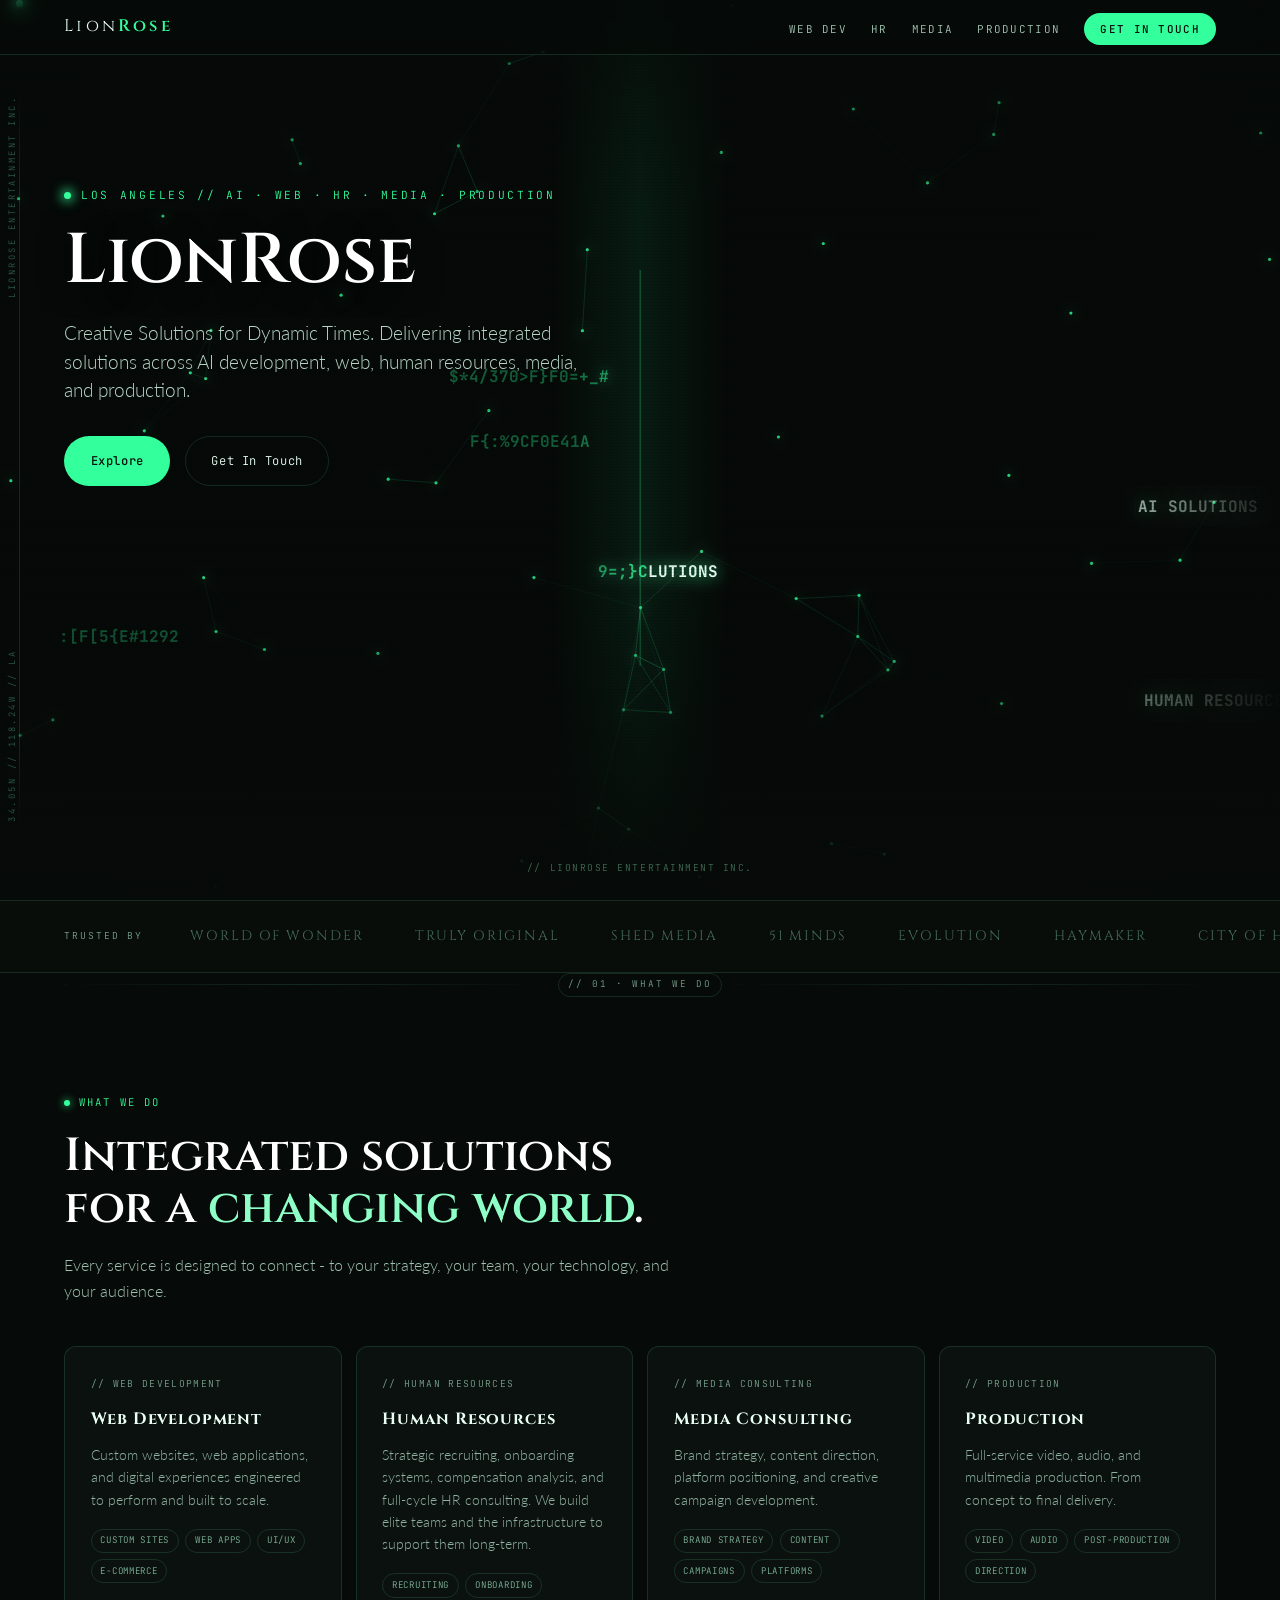
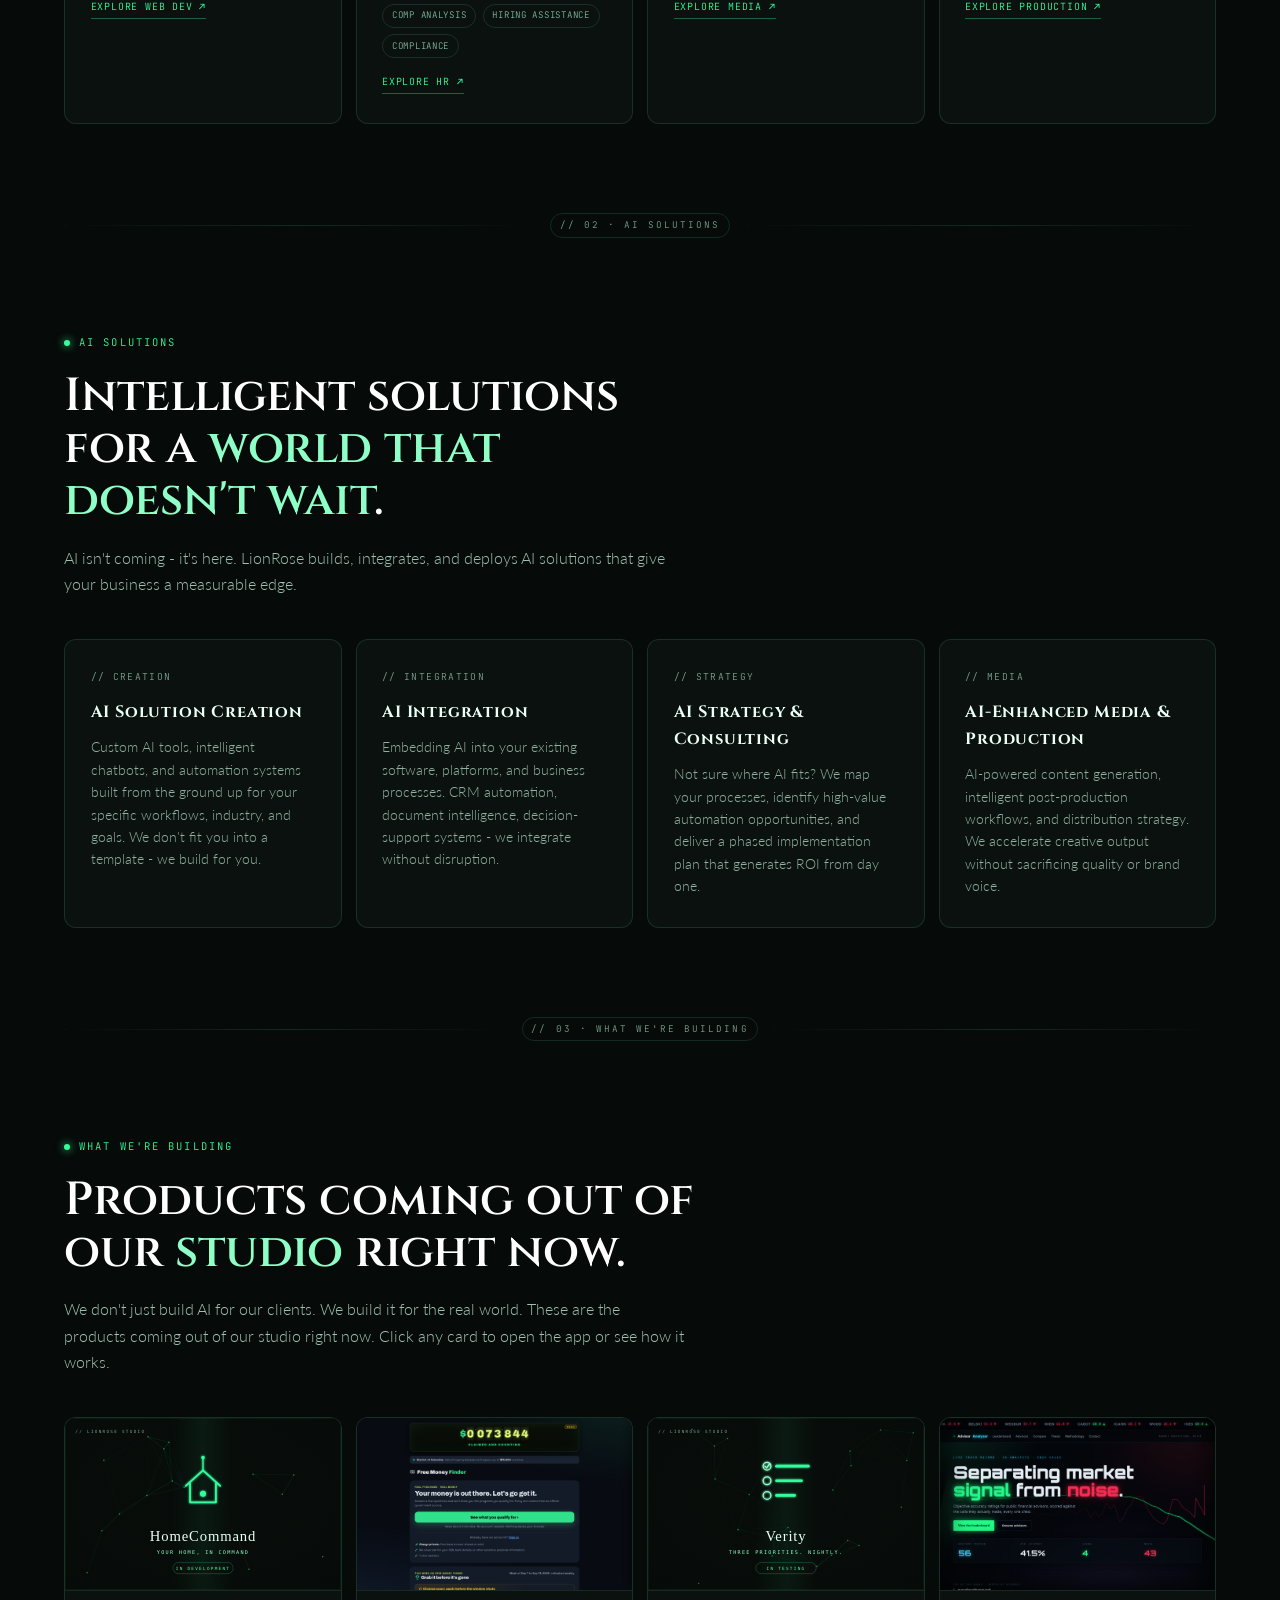
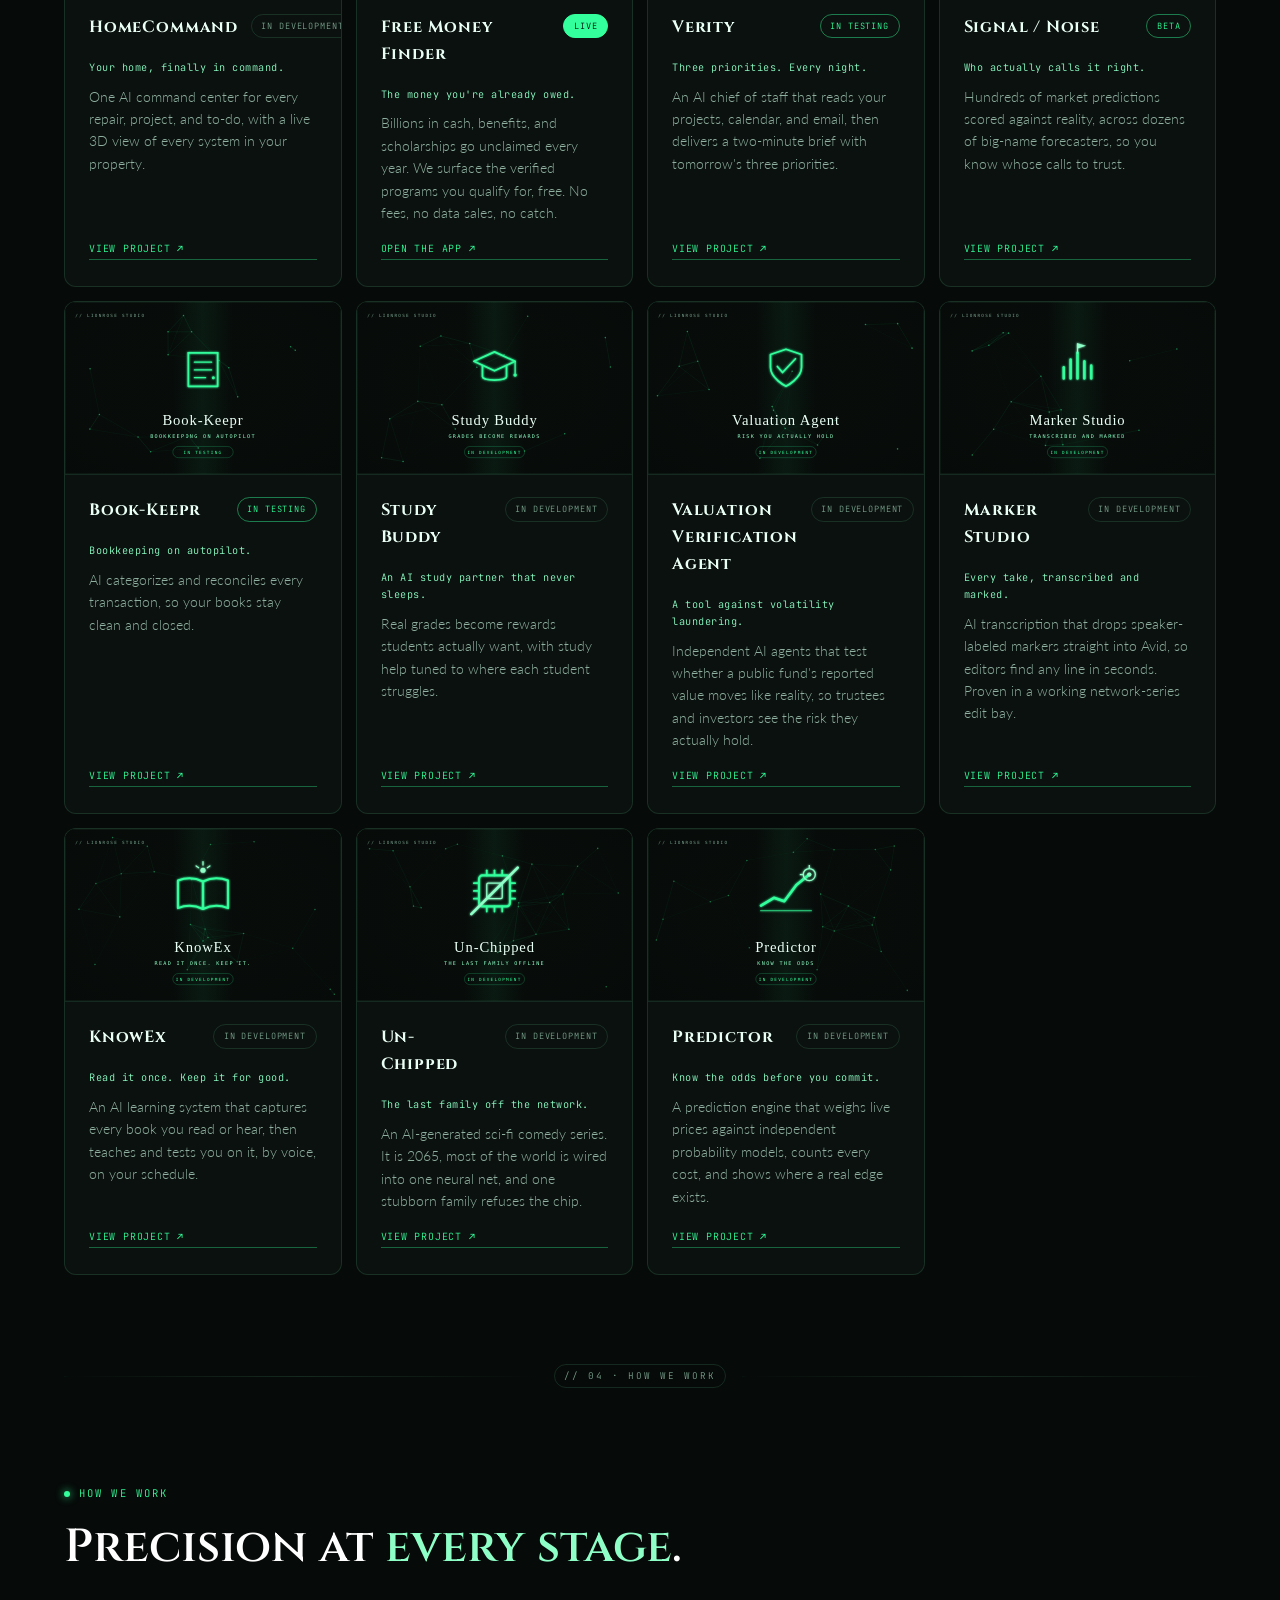
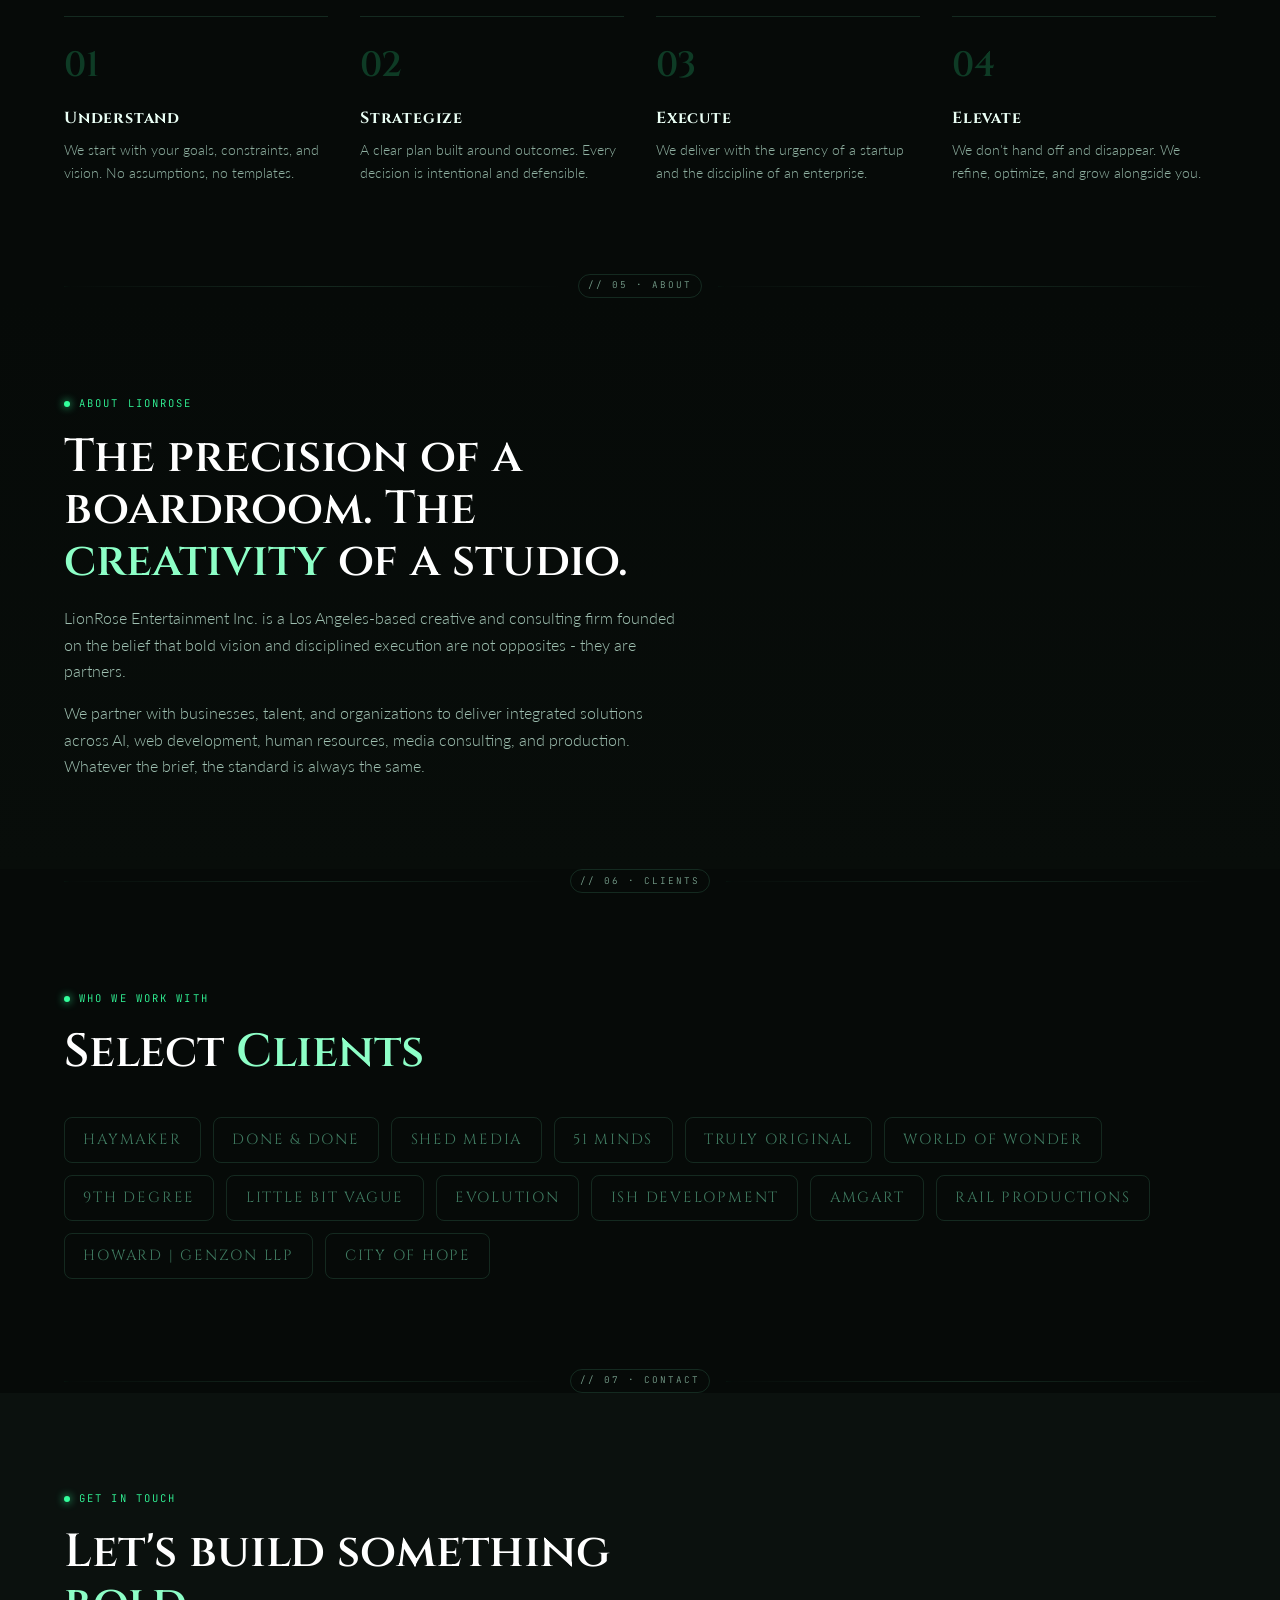
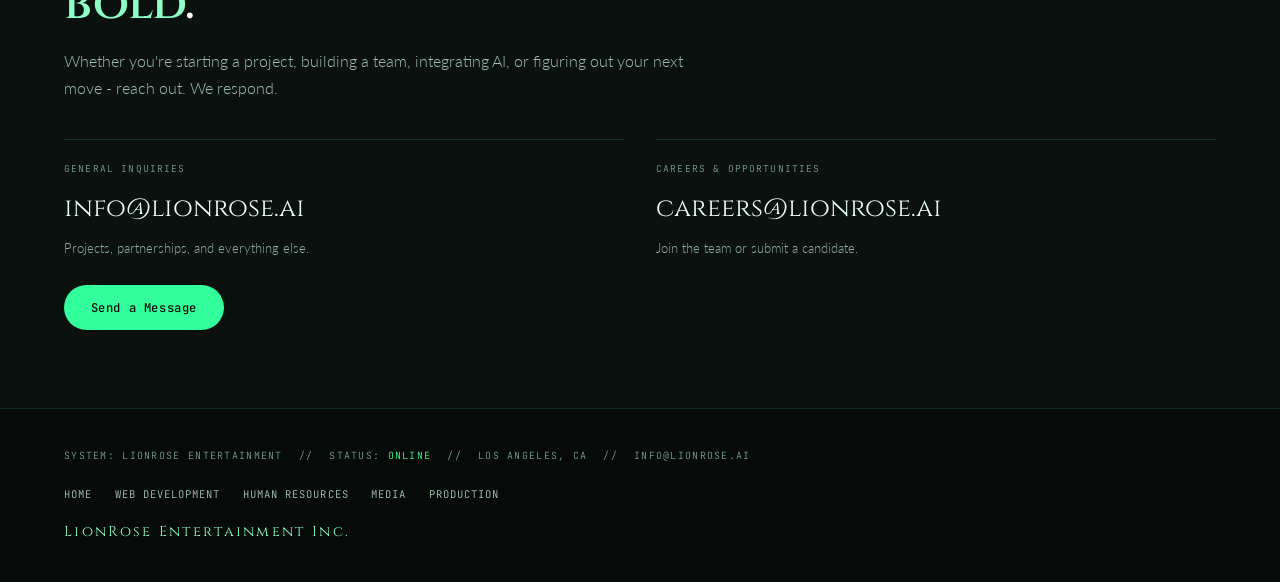
<file: index.html>
<!DOCTYPE html>
<html lang="en">
<head>
<meta charset="UTF-8" />
<meta name="viewport" content="width=device-width, initial-scale=1.0" />
<title>LionRose | Creative Solutions for Dynamic Times</title>
<!-- SEO -->
<meta name="description" content="LionRose Entertainment Inc. is a Los Angeles creative and consulting firm delivering integrated solutions across AI, web development, human resources, media, and production." />
<link rel="canonical" href="https://lionrose.ai/" />
<meta property="og:type" content="website" />
<meta property="og:site_name" content="LionRose" />
<meta property="og:title" content="LionRose | Creative Solutions for Dynamic Times" />
<meta property="og:description" content="LionRose Entertainment Inc. is a Los Angeles creative and consulting firm delivering integrated solutions across AI, web development, human resources, media, and production." />
<meta property="og:url" content="https://lionrose.ai/" />
<meta property="og:image" content="https://lionrose.ai/products/og-default.png" />
<meta name="twitter:card" content="summary_large_image" />
<meta name="twitter:title" content="LionRose | Creative Solutions for Dynamic Times" />
<meta name="twitter:description" content="LionRose Entertainment Inc. is a Los Angeles creative and consulting firm delivering integrated solutions across AI, web development, human resources, media, and production." />
<meta name="twitter:image" content="https://lionrose.ai/products/og-default.png" />
<link href="https://fonts.googleapis.com/css2?family=Cinzel:wght@600;900&family=JetBrains+Mono:wght@400;500;700&family=Lato:wght@300;400;700&display=swap" rel="stylesheet" />
<link rel="stylesheet" href="lionrose-green.css" />
</head>
<body>


<div class="rail" aria-hidden="true">
  <span class="cap top">LIONROSE ENTERTAINMENT INC.</span>
  <div class="track"></div><div class="node"></div>
  <span class="cap">34.05N // 118.24W // LA</span>
</div>

<nav>
  <a class="logo" href="index.html">Lion<b>Rose</b></a>
  <ul class="navlinks">
    <li><a href="web.html">Web Dev</a></li>
    <li><a href="hr.html">HR</a></li>
    <li><a href="media.html">Media</a></li>
    <li><a href="production.html">Production</a></li>
    <li class="keep"><a class="navcta" href="#contact">Get in touch</a></li>
  </ul>
</nav>

<section class="hero" id="hero">
  <canvas data-words="WEB DEVELOPMENT,HUMAN RESOURCES,MEDIA CONSULTING,PRODUCTION,AI SOLUTIONS"></canvas>
  <div class="hero-vig"></div>
  <div class="hero-copy">
    <span class="eyebrow"><i></i>LOS ANGELES // AI · WEB · HR · MEDIA · PRODUCTION</span>
    <h1>LionRose</h1>
    <p class="sub">Creative Solutions for Dynamic Times. Delivering integrated solutions across AI development, web, human resources, media, and production.</p>
    <div class="hero-btns">
      <a class="btn btn-p" href="#services">Explore</a>
      <a class="btn btn-g" href="#contact">Get In Touch</a>
    </div>
  </div>
  <div class="hero-cap">// LionRose Entertainment Inc.</div>
</section>

<div class="mq">
  <span class="mq-l">Trusted by</span>
  <div class="mq-track">
    <span>World of Wonder</span><span>Truly Original</span><span>Shed Media</span><span>51 Minds</span><span>Evolution</span><span>Haymaker</span><span>City of Hope</span><span>Rail Productions</span><span>Howard | Genzon</span><span>ISH Development</span>
    <span>World of Wonder</span><span>Truly Original</span><span>Shed Media</span><span>51 Minds</span><span>Evolution</span><span>Haymaker</span><span>City of Hope</span><span>Rail Productions</span><span>Howard | Genzon</span><span>ISH Development</span>
  </div>
</div>

<div class="divider"><span class="ln"></span><span class="tag">// 01 · What We Do</span><span class="ln r"></span></div>
<section id="services">
  <div class="wrap reveal">
    <span class="k"><i></i>What We Do</span>
    <h2 class="title">Integrated solutions for a <span class="g">changing world</span>.</h2>
    <p class="lede">Every service is designed to connect - to your strategy, your team, your technology, and your audience.</p>
    <div class="cards">
      <div class="card"><div class="ml">// Web Development</div><h3 class="dc">Web Development</h3><p>Custom websites, web applications, and digital experiences engineered to perform and built to scale.</p><div class="tags"><span class="tag">Custom Sites</span><span class="tag">Web Apps</span><span class="tag">UI/UX</span><span class="tag">E-Commerce</span></div><a class="golink" href="web.html">Explore Web Dev &#8599;</a></div>
      <div class="card"><div class="ml">// Human Resources</div><h3 class="dc">Human Resources</h3><p>Strategic recruiting, onboarding systems, compensation analysis, and full-cycle HR consulting. We build elite teams and the infrastructure to support them long-term.</p><div class="tags"><span class="tag">Recruiting</span><span class="tag">Onboarding</span><span class="tag">Comp Analysis</span><span class="tag">Hiring Assistance</span><span class="tag">Compliance</span></div><a class="golink" href="hr.html">Explore HR &#8599;</a></div>
      <div class="card"><div class="ml">// Media Consulting</div><h3 class="dc">Media Consulting</h3><p>Brand strategy, content direction, platform positioning, and creative campaign development.</p><div class="tags"><span class="tag">Brand Strategy</span><span class="tag">Content</span><span class="tag">Campaigns</span><span class="tag">Platforms</span></div><a class="golink" href="media.html">Explore Media &#8599;</a></div>
      <div class="card"><div class="ml">// Production</div><h3 class="dc">Production</h3><p>Full-service video, audio, and multimedia production. From concept to final delivery.</p><div class="tags"><span class="tag">Video</span><span class="tag">Audio</span><span class="tag">Post-Production</span><span class="tag">Direction</span></div><a class="golink" href="production.html">Explore Production &#8599;</a></div>
    </div>
  </div>
</section>

<div class="divider"><span class="ln"></span><span class="tag">// 02 · AI Solutions</span><span class="ln r"></span></div>
<section id="ai">
  <div class="wrap reveal">
    <span class="k"><i></i>AI Solutions</span>
    <h2 class="title">Intelligent solutions for a <span class="g">world that doesn't wait</span>.</h2>
    <p class="lede">AI isn't coming - it's here. LionRose builds, integrates, and deploys AI solutions that give your business a measurable edge.</p>
    <div class="cards">
      <div class="card"><div class="ml">// creation</div><h3 class="dc">AI Solution Creation</h3><p>Custom AI tools, intelligent chatbots, and automation systems built from the ground up for your specific workflows, industry, and goals. We don't fit you into a template - we build for you.</p></div>
      <div class="card"><div class="ml">// integration</div><h3 class="dc">AI Integration</h3><p>Embedding AI into your existing software, platforms, and business processes. CRM automation, document intelligence, decision-support systems - we integrate without disruption.</p></div>
      <div class="card"><div class="ml">// strategy</div><h3 class="dc">AI Strategy &amp; Consulting</h3><p>Not sure where AI fits? We map your processes, identify high-value automation opportunities, and deliver a phased implementation plan that generates ROI from day one.</p></div>
      <div class="card"><div class="ml">// media</div><h3 class="dc">AI-Enhanced Media &amp; Production</h3><p>AI-powered content generation, intelligent post-production workflows, and distribution strategy. We accelerate creative output without sacrificing quality or brand voice.</p></div>
    </div>
  </div>
</section>

<div class="divider"><span class="ln"></span><span class="tag">// 03 · What We're Building</span><span class="ln r"></span></div>
<section id="building">
  <div class="wrap reveal">
    <span class="k"><i></i>What We're Building</span>
    <h2 class="title">Products coming out of our <span class="g">studio</span> right now.</h2>
    <p class="lede">We don't just build AI for our clients. We build it for the real world. These are the products coming out of our studio right now. Click any card to open the app or see how it works.</p>
    <div class="cards">
      <a class="card pcard" href="p-homecommand.html">
        <div class="thumb"><img src="products/homecommand.svg" alt="HomeCommand preview" loading="lazy" /></div>
        <div class="body">
          <div class="top"><h3 class="dc">HomeCommand</h3><span class="st">In Development</span></div>
          <div class="tg">Your home, finally in command.</div>
          <p>One AI command center for every repair, project, and to-do, with a live 3D view of every system in your property.</p>
          <span class="golink">View project &#8599;</span>
        </div>
      </a>
      <a class="card pcard" href="https://free-money-finder.netlify.app" target="_blank" rel="noopener">
        <div class="thumb"><img src="products/fmf-app.png" alt="Free Money Finder preview" loading="lazy" /></div>
        <div class="body">
          <div class="top"><h3 class="dc">Free Money Finder</h3><span class="st live">Live</span></div>
          <div class="tg">The money you're already owed.</div>
          <p>Billions in cash, benefits, and scholarships go unclaimed every year. We surface the verified programs you qualify for, free. No fees, no data sales, no catch.</p>
          <span class="golink">Open the app &#8599;</span>
        </div>
      </a>
      <a class="card pcard" href="p-verity.html">
        <div class="thumb"><img src="products/verity.svg" alt="Verity preview" loading="lazy" /></div>
        <div class="body">
          <div class="top"><h3 class="dc">Verity</h3><span class="st beta">In Testing</span></div>
          <div class="tg">Three priorities. Every night.</div>
          <p>An AI chief of staff that reads your projects, calendar, and email, then delivers a two-minute brief with tomorrow's three priorities.</p>
          <span class="golink">View project &#8599;</span>
        </div>
      </a>
      <a class="card pcard" href="p-signal-noise.html">
        <div class="thumb"><img src="products/signal-noise-app.png" alt="Signal / Noise preview" loading="lazy" /></div>
        <div class="body">
          <div class="top"><h3 class="dc">Signal / Noise</h3><span class="st beta">Beta</span></div>
          <div class="tg">Who actually calls it right.</div>
          <p>Hundreds of market predictions scored against reality, across dozens of big-name forecasters, so you know whose calls to trust.</p>
          <span class="golink">View project &#8599;</span>
        </div>
      </a>
      <a class="card pcard" href="p-book-keepr.html">
        <div class="thumb"><img src="products/book-keepr.svg" alt="Book-Keepr preview" loading="lazy" /></div>
        <div class="body">
          <div class="top"><h3 class="dc">Book-Keepr</h3><span class="st beta">In Testing</span></div>
          <div class="tg">Bookkeeping on autopilot.</div>
          <p>AI categorizes and reconciles every transaction, so your books stay clean and closed.</p>
          <span class="golink">View project &#8599;</span>
        </div>
      </a>
      <a class="card pcard" href="p-study-buddy.html">
        <div class="thumb"><img src="products/study-buddy.svg" alt="Study Buddy preview" loading="lazy" /></div>
        <div class="body">
          <div class="top"><h3 class="dc">Study Buddy</h3><span class="st">In Development</span></div>
          <div class="tg">An AI study partner that never sleeps.</div>
          <p>Real grades become rewards students actually want, with study help tuned to where each student struggles.</p>
          <span class="golink">View project &#8599;</span>
        </div>
      </a>
      <a class="card pcard" href="p-valuation-verification-agent.html">
        <div class="thumb"><img src="products/valuation-verification-agent.svg" alt="Valuation Verification Agent preview" loading="lazy" /></div>
        <div class="body">
          <div class="top"><h3 class="dc">Valuation Verification Agent</h3><span class="st">In Development</span></div>
          <div class="tg">A tool against volatility laundering.</div>
          <p>Independent AI agents that test whether a public fund's reported value moves like reality, so trustees and investors see the risk they actually hold.</p>
          <span class="golink">View project &#8599;</span>
        </div>
      </a>
      <a class="card pcard" href="p-marker-studio.html">
        <div class="thumb"><img src="products/marker-studio.svg" alt="Marker Studio preview" loading="lazy" /></div>
        <div class="body">
          <div class="top"><h3 class="dc">Marker Studio</h3><span class="st">In Development</span></div>
          <div class="tg">Every take, transcribed and marked.</div>
          <p>AI transcription that drops speaker-labeled markers straight into Avid, so editors find any line in seconds. Proven in a working network-series edit bay.</p>
          <span class="golink">View project &#8599;</span>
        </div>
      </a>
      <a class="card pcard" href="p-knowex.html">
        <div class="thumb"><img src="products/knowex.svg" alt="KnowEx preview" loading="lazy" /></div>
        <div class="body">
          <div class="top"><h3 class="dc">KnowEx</h3><span class="st">In Development</span></div>
          <div class="tg">Read it once. Keep it for good.</div>
          <p>An AI learning system that captures every book you read or hear, then teaches and tests you on it, by voice, on your schedule.</p>
          <span class="golink">View project &#8599;</span>
        </div>
      </a>
      <a class="card pcard" href="p-un-chipped.html">
        <div class="thumb"><img src="products/un-chipped.svg" alt="Un-Chipped preview" loading="lazy" /></div>
        <div class="body">
          <div class="top"><h3 class="dc">Un-Chipped</h3><span class="st">In Development</span></div>
          <div class="tg">The last family off the network.</div>
          <p>An AI-generated sci-fi comedy series. It is 2065, most of the world is wired into one neural net, and one stubborn family refuses the chip.</p>
          <span class="golink">View project &#8599;</span>
        </div>
      </a>
      <a class="card pcard" href="p-predictor.html">
        <div class="thumb"><img src="products/predictor.svg" alt="Predictor preview" loading="lazy" /></div>
        <div class="body">
          <div class="top"><h3 class="dc">Predictor</h3><span class="st">In Development</span></div>
          <div class="tg">Know the odds before you commit.</div>
          <p>A prediction engine that weighs live prices against independent probability models, counts every cost, and shows where a real edge exists.</p>
          <span class="golink">View project &#8599;</span>
        </div>
      </a>
    </div>
  </div>
</section>

<div class="divider"><span class="ln"></span><span class="tag">// 04 · How We Work</span><span class="ln r"></span></div>
<section id="approach">
  <div class="wrap reveal">
    <span class="k"><i></i>How We Work</span>
    <h2 class="title">Precision at <span class="g">every stage</span>.</h2>
    <div class="steps">
      <div class="step"><div class="n">01</div><h4>Understand</h4><p>We start with your goals, constraints, and vision. No assumptions, no templates.</p></div>
      <div class="step"><div class="n">02</div><h4>Strategize</h4><p>A clear plan built around outcomes. Every decision is intentional and defensible.</p></div>
      <div class="step"><div class="n">03</div><h4>Execute</h4><p>We deliver with the urgency of a startup and the discipline of an enterprise.</p></div>
      <div class="step"><div class="n">04</div><h4>Elevate</h4><p>We don't hand off and disappear. We refine, optimize, and grow alongside you.</p></div>
    </div>
  </div>
</section>

<div class="divider"><span class="ln"></span><span class="tag">// 05 · About</span><span class="ln r"></span></div>
<section id="about">
  <div class="wrap reveal">
    <span class="k"><i></i>About LionRose</span>
    <h2 class="title">The precision of a boardroom. The <span class="g">creativity</span> of a studio.</h2>
    <p class="lede">LionRose Entertainment Inc. is a Los Angeles-based creative and consulting firm founded on the belief that bold vision and disciplined execution are not opposites - they are partners.</p>
    <p class="lede" style="margin-top:1rem;">We partner with businesses, talent, and organizations to deliver integrated solutions across AI, web development, human resources, media consulting, and production. Whatever the brief, the standard is always the same.</p>
  </div>
</section>

<div class="divider"><span class="ln"></span><span class="tag">// 06 · Clients</span><span class="ln r"></span></div>
<section id="clients">
  <div class="wrap reveal">
    <span class="k"><i></i>Who We Work With</span>
    <h2 class="title">Select <span class="g">Clients</span></h2>
    <div class="clients">
      <span class="client dc" data-domain="haymakertv.com">Haymaker</span>
      <span class="client dc">Done &amp; Done</span>
      <span class="client dc" data-domain="shedmedia.com">Shed Media</span>
      <span class="client dc" data-domain="51minds.com">51 Minds</span>
      <span class="client dc" data-domain="trulyoriginal.com">Truly Original</span>
      <span class="client dc" data-domain="worldofwonder.net">World of Wonder</span>
      <span class="client dc">9th Degree</span>
      <span class="client dc">Little Bit Vague</span>
      <span class="client dc" data-domain="evolutionusa.com">Evolution</span>
      <span class="client dc" data-domain="ishentertainment.com">ISH Development</span>
      <span class="client dc" data-domain="amgart.com">AMGart</span>
      <span class="client dc" data-domain="railproductions.com">Rail Productions</span>
      <span class="client dc" data-domain="howardgenzonlaw.com">Howard | Genzon LLP</span>
      <span class="client dc" data-domain="cityofhope.org">City of Hope</span>
    </div>
  </div>
</section>

<div class="divider"><span class="ln"></span><span class="tag">// 07 · Contact</span><span class="ln r"></span></div>
<section id="contact">
  <div class="wrap reveal">
    <span class="k"><i></i>Get In Touch</span>
    <h2 class="title">Let's build something <span class="g">bold</span>.</h2>
    <p class="lede">Whether you're starting a project, building a team, integrating AI, or figuring out your next move - reach out. We respond.</p>
    <div class="cc">
      <div class="cc-card"><div class="l">General Inquiries</div><a class="m" href="mailto:info@lionrose.ai">info@lionrose.ai</a><p>Projects, partnerships, and everything else.</p></div>
      <div class="cc-card"><div class="l">Careers &amp; Opportunities</div><a class="m" href="mailto:careers@lionrose.ai">careers@lionrose.ai</a><p>Join the team or submit a candidate.</p></div>
    </div>
    <div style="margin-top:2rem;"><a class="btn btn-p" href="mailto:info@lionrose.ai">Send a Message</a></div>
  </div>
</section>

<footer>
  <div class="status"><span>SYSTEM: LIONROSE ENTERTAINMENT</span><span>//</span><span>STATUS: <span class="on">ONLINE</span></span><span>//</span><span>LOS ANGELES, CA</span><span>//</span><span>info@lionrose.ai</span></div>
  <div class="fnav"><a href="index.html">Home</a><a href="web.html">Web Development</a><a href="hr.html">Human Resources</a><a href="media.html">Media</a><a href="production.html">Production</a></div>
  <div class="fname">LionRose Entertainment Inc.</div>
</footer>

<script src="lionrose-green.js"></script>
</body>
</html>
</file>
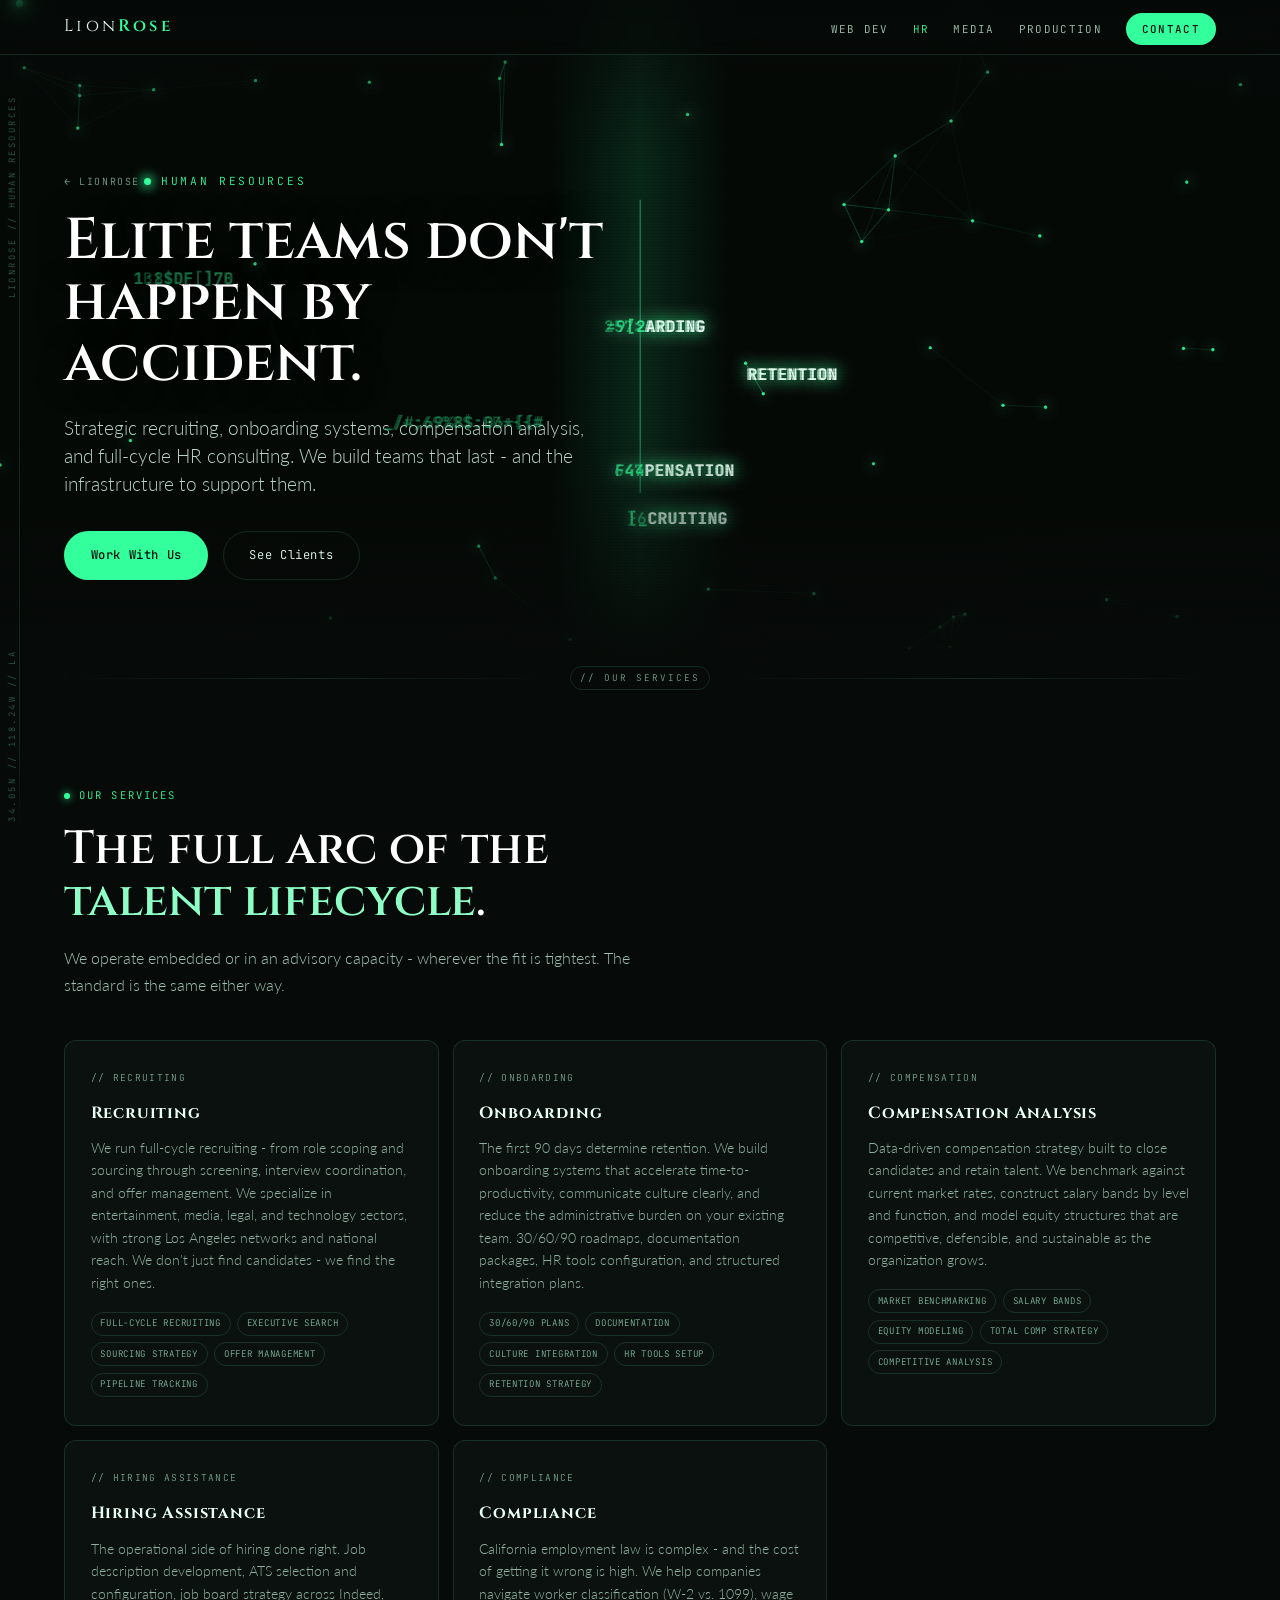
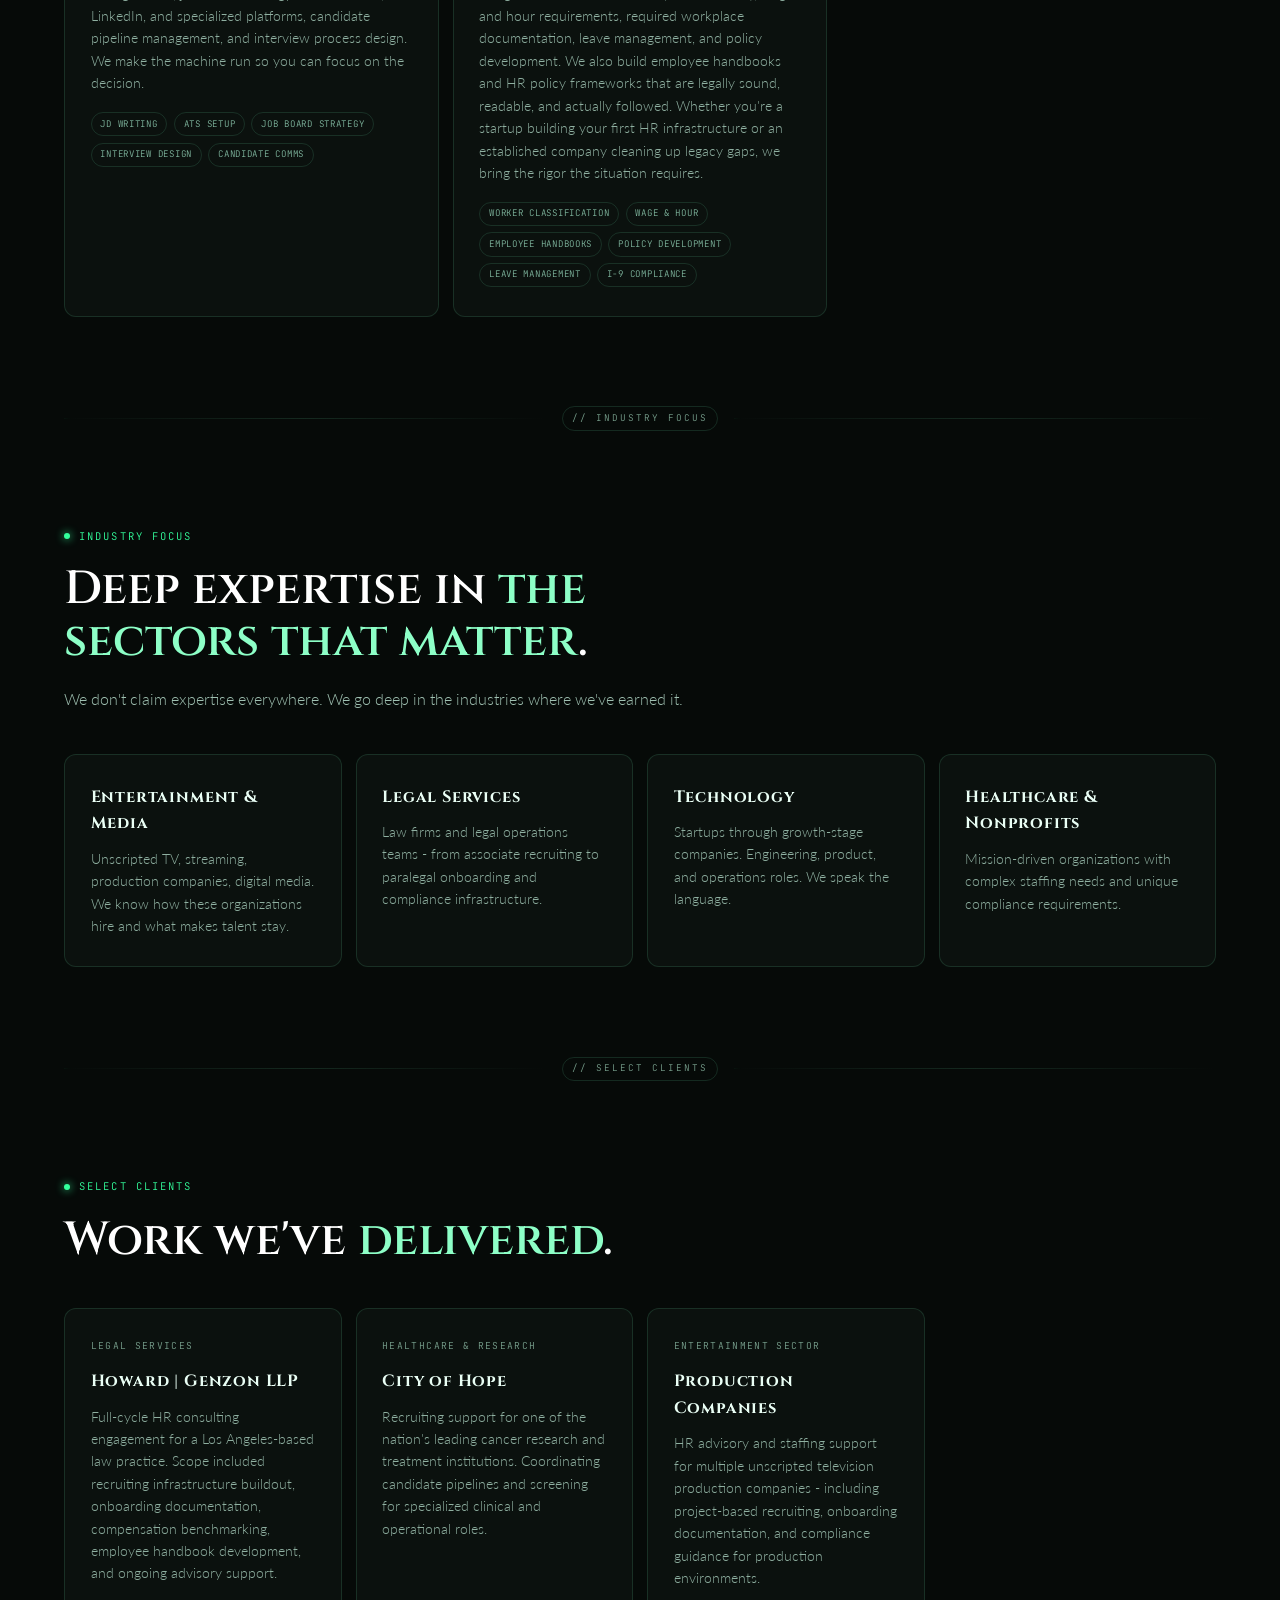
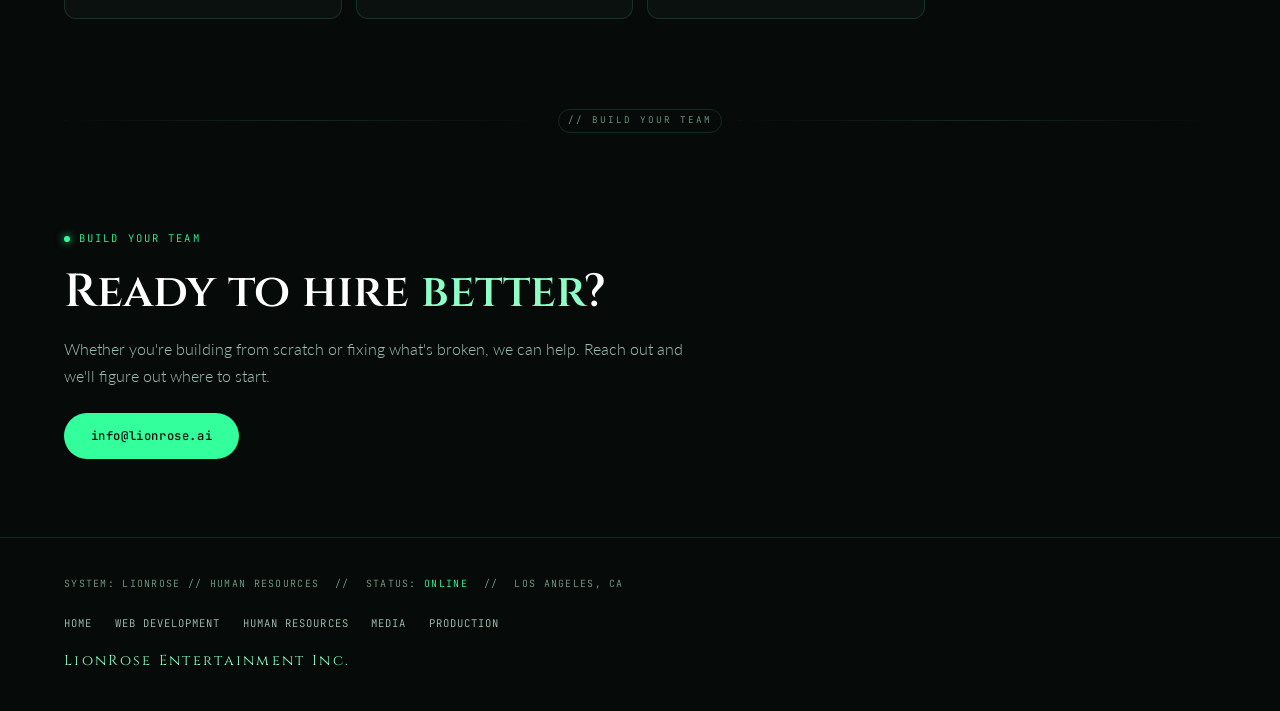
<file: hr.html>
<!DOCTYPE html>
<html lang="en">
<head>
<meta charset="UTF-8" />
<meta name="viewport" content="width=device-width, initial-scale=1.0" />
<title>Human Resources | LionRose</title>
<!-- SEO -->
<meta name="description" content="Strategic recruiting, onboarding systems, compensation analysis, and full-cycle HR consulting. LionRose builds elite teams and the infrastructure to support them." />
<link rel="canonical" href="https://lionrose.ai/hr.html" />
<meta property="og:type" content="website" />
<meta property="og:site_name" content="LionRose" />
<meta property="og:title" content="Human Resources | LionRose" />
<meta property="og:description" content="Strategic recruiting, onboarding systems, compensation analysis, and full-cycle HR consulting. LionRose builds elite teams and the infrastructure to support them." />
<meta property="og:url" content="https://lionrose.ai/hr.html" />
<meta property="og:image" content="https://lionrose.ai/products/og-default.png" />
<meta name="twitter:card" content="summary_large_image" />
<meta name="twitter:title" content="Human Resources | LionRose" />
<meta name="twitter:description" content="Strategic recruiting, onboarding systems, compensation analysis, and full-cycle HR consulting. LionRose builds elite teams and the infrastructure to support them." />
<meta name="twitter:image" content="https://lionrose.ai/products/og-default.png" />
<link href="https://fonts.googleapis.com/css2?family=Cinzel:wght@600;900&family=JetBrains+Mono:wght@400;500;700&family=Lato:wght@300;400;700&display=swap" rel="stylesheet" />
<link rel="stylesheet" href="lionrose-green.css" />
</head>
<body>


<div class="rail" aria-hidden="true">
  <span class="cap top">LIONROSE // HUMAN RESOURCES</span>
  <div class="track"></div><div class="node"></div>
  <span class="cap">34.05N // 118.24W // LA</span>
</div>

<nav>
  <a class="logo" href="index.html">Lion<b>Rose</b></a>
  <ul class="navlinks">
    <li><a href="web.html">Web Dev</a></li>
    <li><a href="hr.html" class="active">HR</a></li>
    <li><a href="media.html">Media</a></li>
    <li><a href="production.html">Production</a></li>
    <li class="keep"><a class="navcta" href="index.html#contact">Contact</a></li>
  </ul>
</nav>

<section class="hero med" id="hero">
  <canvas data-words="RECRUITING,ONBOARDING,COMPENSATION,COMPLIANCE,RETENTION,EXECUTIVE SEARCH"></canvas>
  <div class="hero-vig"></div>
  <div class="hero-copy">
    <a class="back" href="index.html">&#8592; LionRose</a>
    <span class="eyebrow" style="margin-top:1.2rem;"><i></i>Human Resources</span>
    <h1>Elite teams don't happen by accident.</h1>
    <p class="sub">Strategic recruiting, onboarding systems, compensation analysis, and full-cycle HR consulting. We build teams that last - and the infrastructure to support them.</p>
    <div class="hero-btns">
      <a class="btn btn-p" href="mailto:info@lionrose.ai">Work With Us</a>
      <a class="btn btn-g" href="index.html#clients">See Clients</a>
    </div>
  </div>
</section>

<div class="divider"><span class="ln"></span><span class="tag">// Our Services</span><span class="ln r"></span></div>
<section id="svc">
  <div class="wrap reveal">
    <span class="k"><i></i>Our Services</span>
    <h2 class="title">The full arc of the <span class="g">talent lifecycle</span>.</h2>
    <p class="lede">We operate embedded or in an advisory capacity - wherever the fit is tightest. The standard is the same either way.</p>
    <div class="cards wide">
      <div class="card"><div class="ml">// recruiting</div><h3 class="dc">Recruiting</h3><p>We run full-cycle recruiting - from role scoping and sourcing through screening, interview coordination, and offer management. We specialize in entertainment, media, legal, and technology sectors, with strong Los Angeles networks and national reach. We don't just find candidates - we find the right ones.</p><div class="tags"><span class="tag">Full-Cycle Recruiting</span><span class="tag">Executive Search</span><span class="tag">Sourcing Strategy</span><span class="tag">Offer Management</span><span class="tag">Pipeline Tracking</span></div></div>
      <div class="card"><div class="ml">// onboarding</div><h3 class="dc">Onboarding</h3><p>The first 90 days determine retention. We build onboarding systems that accelerate time-to-productivity, communicate culture clearly, and reduce the administrative burden on your existing team. 30/60/90 roadmaps, documentation packages, HR tools configuration, and structured integration plans.</p><div class="tags"><span class="tag">30/60/90 Plans</span><span class="tag">Documentation</span><span class="tag">Culture Integration</span><span class="tag">HR Tools Setup</span><span class="tag">Retention Strategy</span></div></div>
      <div class="card"><div class="ml">// compensation</div><h3 class="dc">Compensation Analysis</h3><p>Data-driven compensation strategy built to close candidates and retain talent. We benchmark against current market rates, construct salary bands by level and function, and model equity structures that are competitive, defensible, and sustainable as the organization grows.</p><div class="tags"><span class="tag">Market Benchmarking</span><span class="tag">Salary Bands</span><span class="tag">Equity Modeling</span><span class="tag">Total Comp Strategy</span><span class="tag">Competitive Analysis</span></div></div>
      <div class="card"><div class="ml">// hiring assistance</div><h3 class="dc">Hiring Assistance</h3><p>The operational side of hiring done right. Job description development, ATS selection and configuration, job board strategy across Indeed, LinkedIn, and specialized platforms, candidate pipeline management, and interview process design. We make the machine run so you can focus on the decision.</p><div class="tags"><span class="tag">JD Writing</span><span class="tag">ATS Setup</span><span class="tag">Job Board Strategy</span><span class="tag">Interview Design</span><span class="tag">Candidate Comms</span></div></div>
      <div class="card"><div class="ml">// compliance</div><h3 class="dc">Compliance</h3><p>California employment law is complex - and the cost of getting it wrong is high. We help companies navigate worker classification (W-2 vs. 1099), wage and hour requirements, required workplace documentation, leave management, and policy development. We also build employee handbooks and HR policy frameworks that are legally sound, readable, and actually followed. Whether you're a startup building your first HR infrastructure or an established company cleaning up legacy gaps, we bring the rigor the situation requires.</p><div class="tags"><span class="tag">Worker Classification</span><span class="tag">Wage &amp; Hour</span><span class="tag">Employee Handbooks</span><span class="tag">Policy Development</span><span class="tag">Leave Management</span><span class="tag">I-9 Compliance</span></div></div>
    </div>
  </div>
</section>

<div class="divider"><span class="ln"></span><span class="tag">// Industry Focus</span><span class="ln r"></span></div>
<section id="ind">
  <div class="wrap reveal">
    <span class="k"><i></i>Industry Focus</span>
    <h2 class="title">Deep expertise in <span class="g">the sectors that matter</span>.</h2>
    <p class="lede">We don't claim expertise everywhere. We go deep in the industries where we've earned it.</p>
    <div class="cards">
      <div class="card"><h3 class="dc">Entertainment &amp; Media</h3><p>Unscripted TV, streaming, production companies, digital media. We know how these organizations hire and what makes talent stay.</p></div>
      <div class="card"><h3 class="dc">Legal Services</h3><p>Law firms and legal operations teams - from associate recruiting to paralegal onboarding and compliance infrastructure.</p></div>
      <div class="card"><h3 class="dc">Technology</h3><p>Startups through growth-stage companies. Engineering, product, and operations roles. We speak the language.</p></div>
      <div class="card"><h3 class="dc">Healthcare &amp; Nonprofits</h3><p>Mission-driven organizations with complex staffing needs and unique compliance requirements.</p></div>
    </div>
  </div>
</section>

<div class="divider"><span class="ln"></span><span class="tag">// Select Clients</span><span class="ln r"></span></div>
<section id="work">
  <div class="wrap reveal">
    <span class="k"><i></i>Select Clients</span>
    <h2 class="title">Work we've <span class="g">delivered</span>.</h2>
    <div class="cards">
      <div class="card"><div class="ml">Legal Services</div><h3 class="dc">Howard | Genzon LLP</h3><p>Full-cycle HR consulting engagement for a Los Angeles-based law practice. Scope included recruiting infrastructure buildout, onboarding documentation, compensation benchmarking, employee handbook development, and ongoing advisory support.</p></div>
      <div class="card"><div class="ml">Healthcare &amp; Research</div><h3 class="dc">City of Hope</h3><p>Recruiting support for one of the nation's leading cancer research and treatment institutions. Coordinating candidate pipelines and screening for specialized clinical and operational roles.</p></div>
      <div class="card"><div class="ml">Entertainment Sector</div><h3 class="dc">Production Companies</h3><p>HR advisory and staffing support for multiple unscripted television production companies - including project-based recruiting, onboarding documentation, and compliance guidance for production environments.</p></div>
    </div>
  </div>
</section>

<div class="divider"><span class="ln"></span><span class="tag">// Build Your Team</span><span class="ln r"></span></div>
<section id="cta">
  <div class="wrap reveal">
    <span class="k"><i></i>Build Your Team</span>
    <h2 class="title">Ready to hire <span class="g">better</span>?</h2>
    <p class="lede">Whether you're building from scratch or fixing what's broken, we can help. Reach out and we'll figure out where to start.</p>
    <div style="margin-top:2rem;"><a class="btn btn-p" href="mailto:info@lionrose.ai">info@lionrose.ai</a></div>
  </div>
</section>

<footer>
  <div class="status"><span>SYSTEM: LIONROSE // HUMAN RESOURCES</span><span>//</span><span>STATUS: <span class="on">ONLINE</span></span><span>//</span><span>LOS ANGELES, CA</span></div>
  <div class="fnav"><a href="index.html">Home</a><a href="web.html">Web Development</a><a href="hr.html">Human Resources</a><a href="media.html">Media</a><a href="production.html">Production</a></div>
  <div class="fname">LionRose Entertainment Inc.</div>
</footer>

<script src="lionrose-green.js"></script>
</body>
</html>
</file>
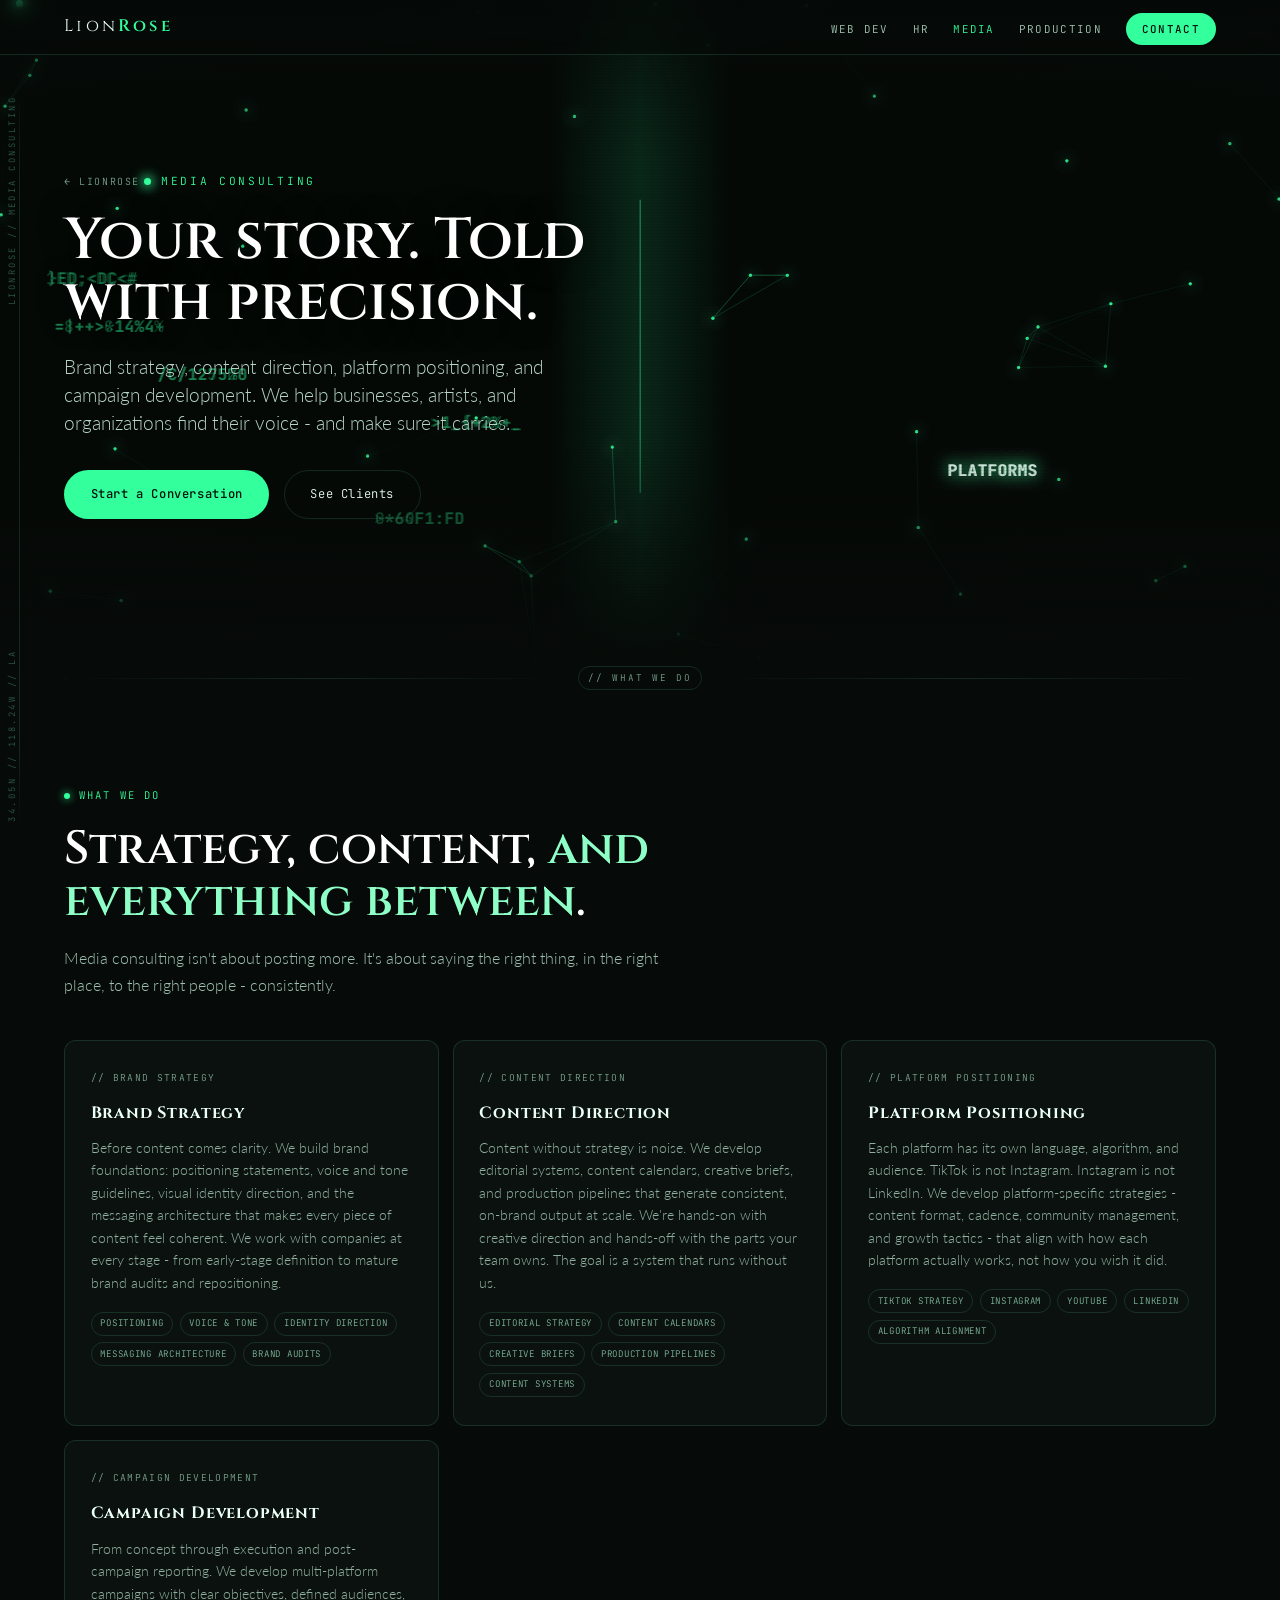
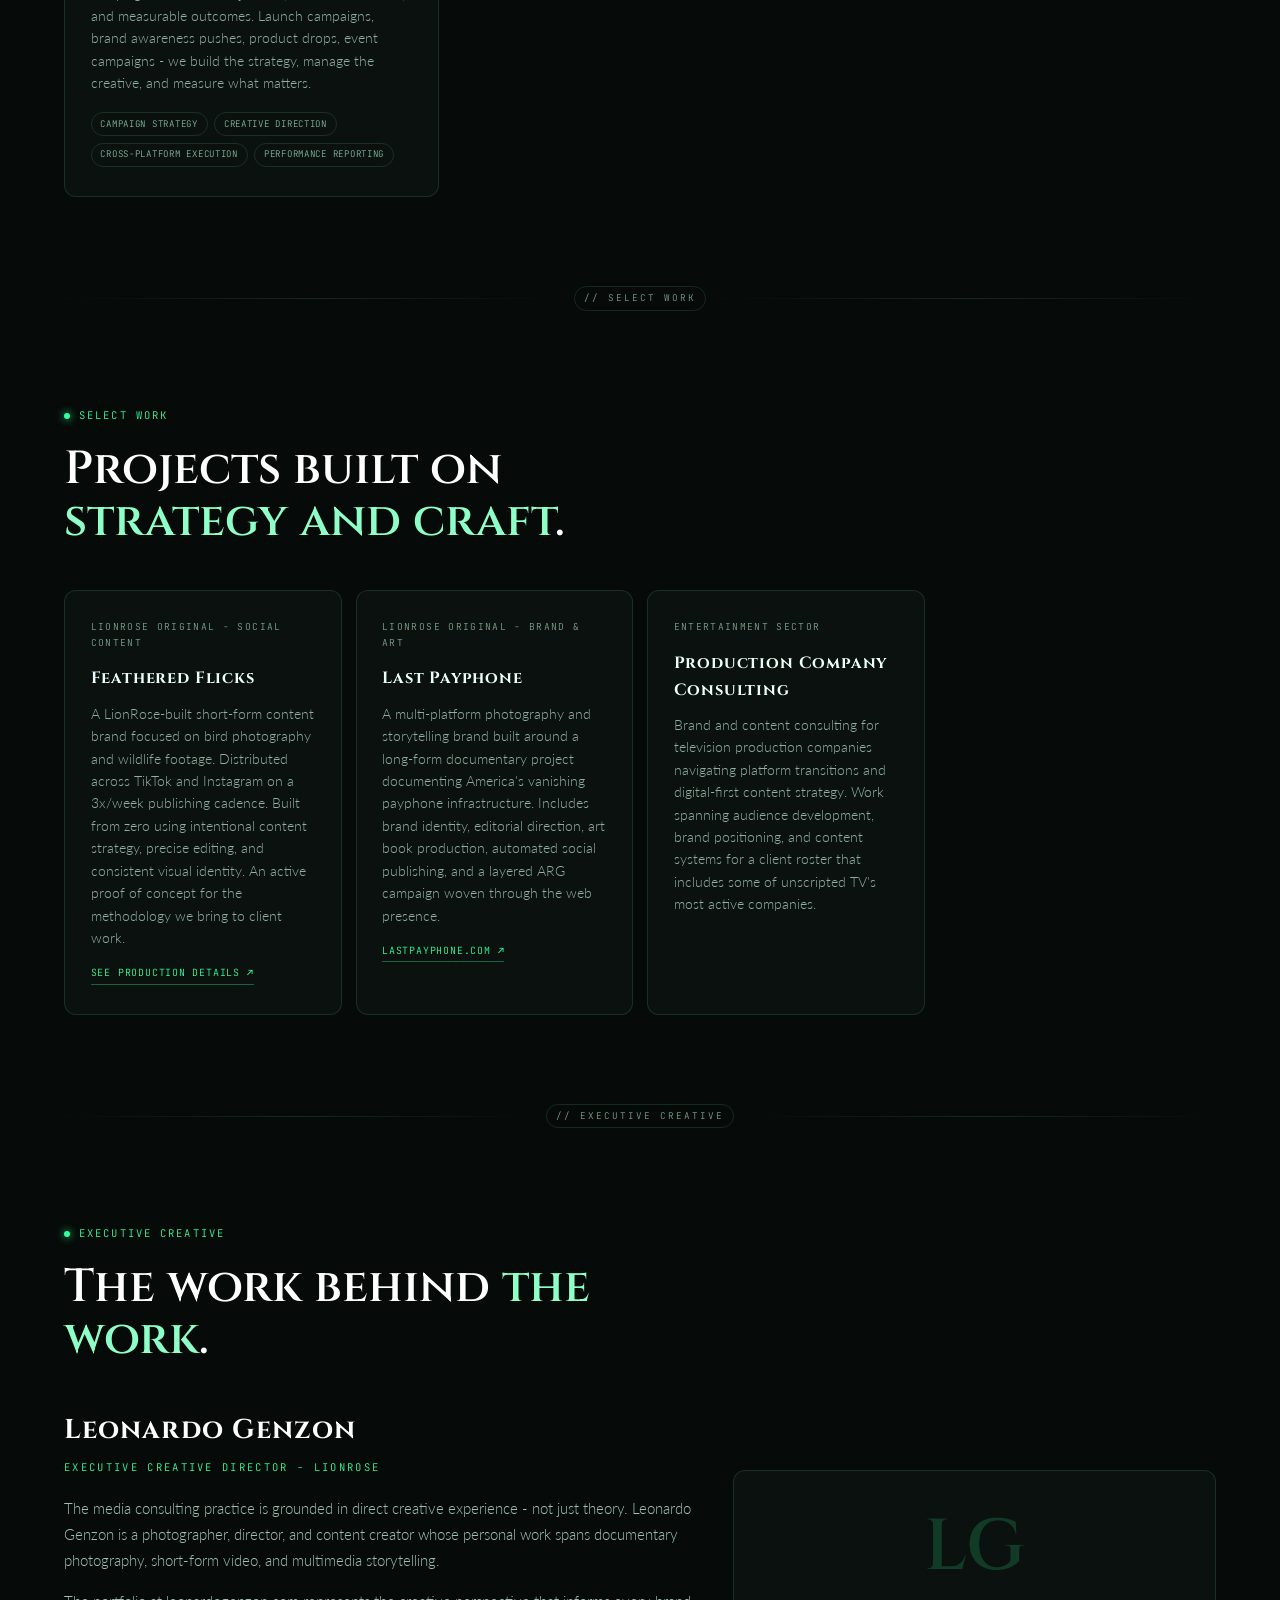
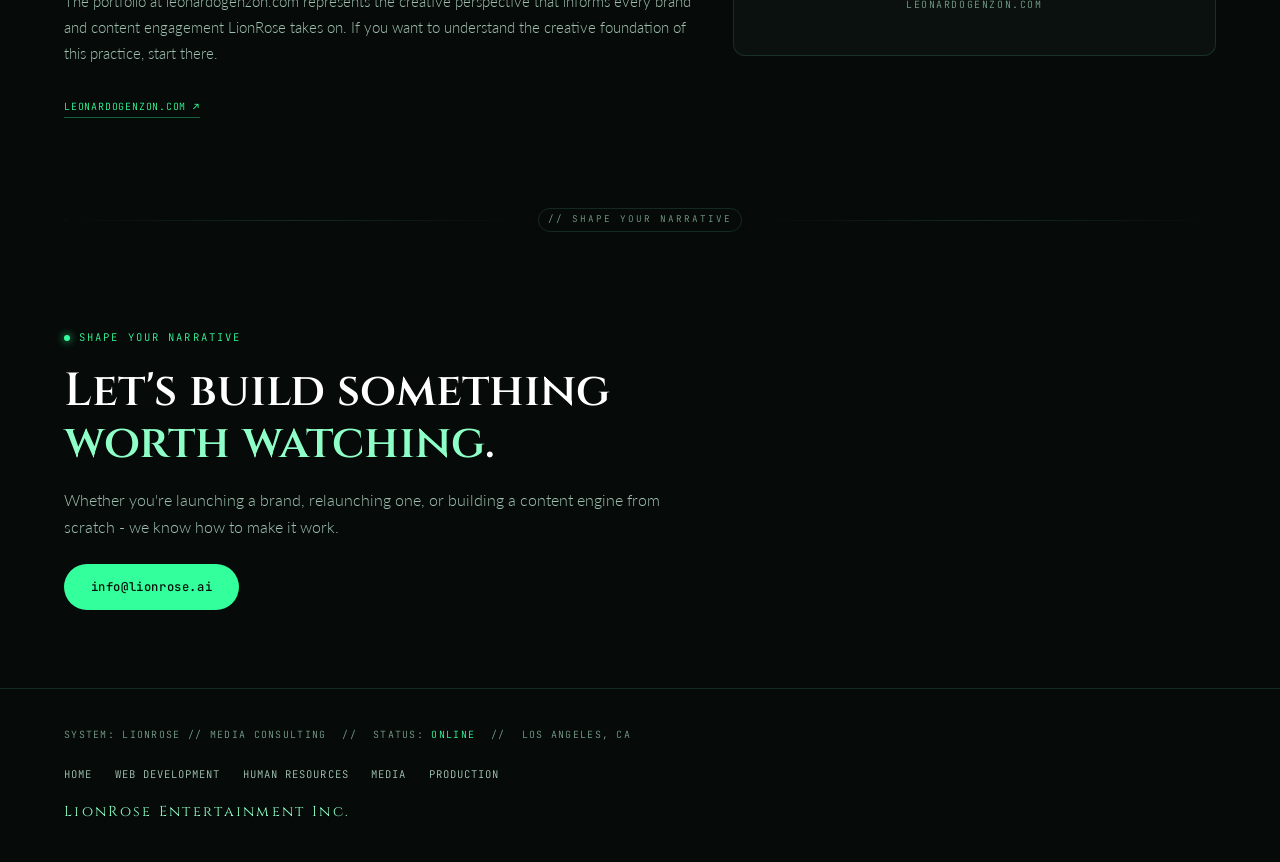
<file: media.html>
<!DOCTYPE html>
<html lang="en">
<head>
<meta charset="UTF-8" />
<meta name="viewport" content="width=device-width, initial-scale=1.0" />
<title>Media Consulting | LionRose</title>
<!-- SEO -->
<meta name="description" content="Brand strategy, content direction, platform positioning, and creative campaign development from LionRose." />
<link rel="canonical" href="https://lionrose.ai/media.html" />
<meta property="og:type" content="website" />
<meta property="og:site_name" content="LionRose" />
<meta property="og:title" content="Media Consulting | LionRose" />
<meta property="og:description" content="Brand strategy, content direction, platform positioning, and creative campaign development from LionRose." />
<meta property="og:url" content="https://lionrose.ai/media.html" />
<meta property="og:image" content="https://lionrose.ai/products/og-default.png" />
<meta name="twitter:card" content="summary_large_image" />
<meta name="twitter:title" content="Media Consulting | LionRose" />
<meta name="twitter:description" content="Brand strategy, content direction, platform positioning, and creative campaign development from LionRose." />
<meta name="twitter:image" content="https://lionrose.ai/products/og-default.png" />
<link href="https://fonts.googleapis.com/css2?family=Cinzel:wght@600;900&family=JetBrains+Mono:wght@400;500;700&family=Lato:wght@300;400;700&display=swap" rel="stylesheet" />
<link rel="stylesheet" href="lionrose-green.css" />
</head>
<body>


<div class="rail" aria-hidden="true">
  <span class="cap top">LIONROSE // MEDIA CONSULTING</span>
  <div class="track"></div><div class="node"></div>
  <span class="cap">34.05N // 118.24W // LA</span>
</div>

<nav>
  <a class="logo" href="index.html">Lion<b>Rose</b></a>
  <ul class="navlinks">
    <li><a href="web.html">Web Dev</a></li>
    <li><a href="hr.html">HR</a></li>
    <li><a href="media.html" class="active">Media</a></li>
    <li><a href="production.html">Production</a></li>
    <li class="keep"><a class="navcta" href="index.html#contact">Contact</a></li>
  </ul>
</nav>

<section class="hero med" id="hero">
  <canvas data-words="BRAND STRATEGY,CONTENT DIRECTION,PLATFORMS,CAMPAIGNS,POSITIONING"></canvas>
  <div class="hero-vig"></div>
  <div class="hero-copy">
    <a class="back" href="index.html">&#8592; LionRose</a>
    <span class="eyebrow" style="margin-top:1.2rem;"><i></i>Media Consulting</span>
    <h1>Your story. Told with precision.</h1>
    <p class="sub">Brand strategy, content direction, platform positioning, and campaign development. We help businesses, artists, and organizations find their voice - and make sure it carries.</p>
    <div class="hero-btns">
      <a class="btn btn-p" href="mailto:info@lionrose.ai">Start a Conversation</a>
      <a class="btn btn-g" href="index.html#clients">See Clients</a>
    </div>
  </div>
</section>

<div class="divider"><span class="ln"></span><span class="tag">// What We Do</span><span class="ln r"></span></div>
<section id="svc">
  <div class="wrap reveal">
    <span class="k"><i></i>What We Do</span>
    <h2 class="title">Strategy, content, <span class="g">and everything between</span>.</h2>
    <p class="lede">Media consulting isn't about posting more. It's about saying the right thing, in the right place, to the right people - consistently.</p>
    <div class="cards wide">
      <div class="card"><div class="ml">// brand strategy</div><h3 class="dc">Brand Strategy</h3><p>Before content comes clarity. We build brand foundations: positioning statements, voice and tone guidelines, visual identity direction, and the messaging architecture that makes every piece of content feel coherent. We work with companies at every stage - from early-stage definition to mature brand audits and repositioning.</p><div class="tags"><span class="tag">Positioning</span><span class="tag">Voice &amp; Tone</span><span class="tag">Identity Direction</span><span class="tag">Messaging Architecture</span><span class="tag">Brand Audits</span></div></div>
      <div class="card"><div class="ml">// content direction</div><h3 class="dc">Content Direction</h3><p>Content without strategy is noise. We develop editorial systems, content calendars, creative briefs, and production pipelines that generate consistent, on-brand output at scale. We're hands-on with creative direction and hands-off with the parts your team owns. The goal is a system that runs without us.</p><div class="tags"><span class="tag">Editorial Strategy</span><span class="tag">Content Calendars</span><span class="tag">Creative Briefs</span><span class="tag">Production Pipelines</span><span class="tag">Content Systems</span></div></div>
      <div class="card"><div class="ml">// platform positioning</div><h3 class="dc">Platform Positioning</h3><p>Each platform has its own language, algorithm, and audience. TikTok is not Instagram. Instagram is not LinkedIn. We develop platform-specific strategies - content format, cadence, community management, and growth tactics - that align with how each platform actually works, not how you wish it did.</p><div class="tags"><span class="tag">TikTok Strategy</span><span class="tag">Instagram</span><span class="tag">YouTube</span><span class="tag">LinkedIn</span><span class="tag">Algorithm Alignment</span></div></div>
      <div class="card"><div class="ml">// campaign development</div><h3 class="dc">Campaign Development</h3><p>From concept through execution and post-campaign reporting. We develop multi-platform campaigns with clear objectives, defined audiences, and measurable outcomes. Launch campaigns, brand awareness pushes, product drops, event campaigns - we build the strategy, manage the creative, and measure what matters.</p><div class="tags"><span class="tag">Campaign Strategy</span><span class="tag">Creative Direction</span><span class="tag">Cross-Platform Execution</span><span class="tag">Performance Reporting</span></div></div>
    </div>
  </div>
</section>

<div class="divider"><span class="ln"></span><span class="tag">// Select Work</span><span class="ln r"></span></div>
<section id="work">
  <div class="wrap reveal">
    <span class="k"><i></i>Select Work</span>
    <h2 class="title">Projects built on <span class="g">strategy and craft</span>.</h2>
    <div class="cards">
      <div class="card"><div class="ml">LionRose Original - Social Content</div><h3 class="dc">Feathered Flicks</h3><p>A LionRose-built short-form content brand focused on bird photography and wildlife footage. Distributed across TikTok and Instagram on a 3x/week publishing cadence. Built from zero using intentional content strategy, precise editing, and consistent visual identity. An active proof of concept for the methodology we bring to client work.</p><a class="golink" href="production.html">See Production Details &#8599;</a></div>
      <div class="card"><div class="ml">LionRose Original - Brand &amp; Art</div><h3 class="dc">Last Payphone</h3><p>A multi-platform photography and storytelling brand built around a long-form documentary project documenting America's vanishing payphone infrastructure. Includes brand identity, editorial direction, art book production, automated social publishing, and a layered ARG campaign woven through the web presence.</p><a class="golink" href="https://lastpayphone.com" target="_blank" rel="noopener">lastpayphone.com &#8599;</a></div>
      <div class="card"><div class="ml">Entertainment Sector</div><h3 class="dc">Production Company Consulting</h3><p>Brand and content consulting for television production companies navigating platform transitions and digital-first content strategy. Work spanning audience development, brand positioning, and content systems for a client roster that includes some of unscripted TV's most active companies.</p></div>
    </div>
  </div>
</section>

<div class="divider"><span class="ln"></span><span class="tag">// Executive Creative</span><span class="ln r"></span></div>
<section id="exec">
  <div class="wrap reveal">
    <span class="k"><i></i>Executive Creative</span>
    <h2 class="title">The work behind <span class="g">the work</span>.</h2>
    <div class="feature">
      <div>
        <h3 style="font-family:'Cinzel',serif;font-size:1.7rem;color:#fff;letter-spacing:0.04em;margin-bottom:0.4rem;">Leonardo Genzon</h3>
        <p style="font-family:'JetBrains Mono',monospace;font-size:0.66rem;letter-spacing:0.22em;text-transform:uppercase;color:var(--green);margin-bottom:1.2rem;">Executive Creative Director - LionRose</p>
        <p>The media consulting practice is grounded in direct creative experience - not just theory. Leonardo Genzon is a photographer, director, and content creator whose personal work spans documentary photography, short-form video, and multimedia storytelling.</p>
        <p>The portfolio at leonardogenzon.com represents the creative perspective that informs every brand and content engagement LionRose takes on. If you want to understand the creative foundation of this practice, start there.</p>
        <a class="golink" href="https://leonardogenzon.com" target="_blank" rel="noopener">leonardogenzon.com &#8599;</a>
      </div>
      <div class="fv"><div class="init">LG</div><div class="site">leonardogenzon.com</div></div>
    </div>
  </div>
</section>

<div class="divider"><span class="ln"></span><span class="tag">// Shape Your Narrative</span><span class="ln r"></span></div>
<section id="cta">
  <div class="wrap reveal">
    <span class="k"><i></i>Shape Your Narrative</span>
    <h2 class="title">Let's build something <span class="g">worth watching</span>.</h2>
    <p class="lede">Whether you're launching a brand, relaunching one, or building a content engine from scratch - we know how to make it work.</p>
    <div style="margin-top:2rem;"><a class="btn btn-p" href="mailto:info@lionrose.ai">info@lionrose.ai</a></div>
  </div>
</section>

<footer>
  <div class="status"><span>SYSTEM: LIONROSE // MEDIA CONSULTING</span><span>//</span><span>STATUS: <span class="on">ONLINE</span></span><span>//</span><span>LOS ANGELES, CA</span></div>
  <div class="fnav"><a href="index.html">Home</a><a href="web.html">Web Development</a><a href="hr.html">Human Resources</a><a href="media.html">Media</a><a href="production.html">Production</a></div>
  <div class="fname">LionRose Entertainment Inc.</div>
</footer>

<script src="lionrose-green.js"></script>
</body>
</html>
</file>
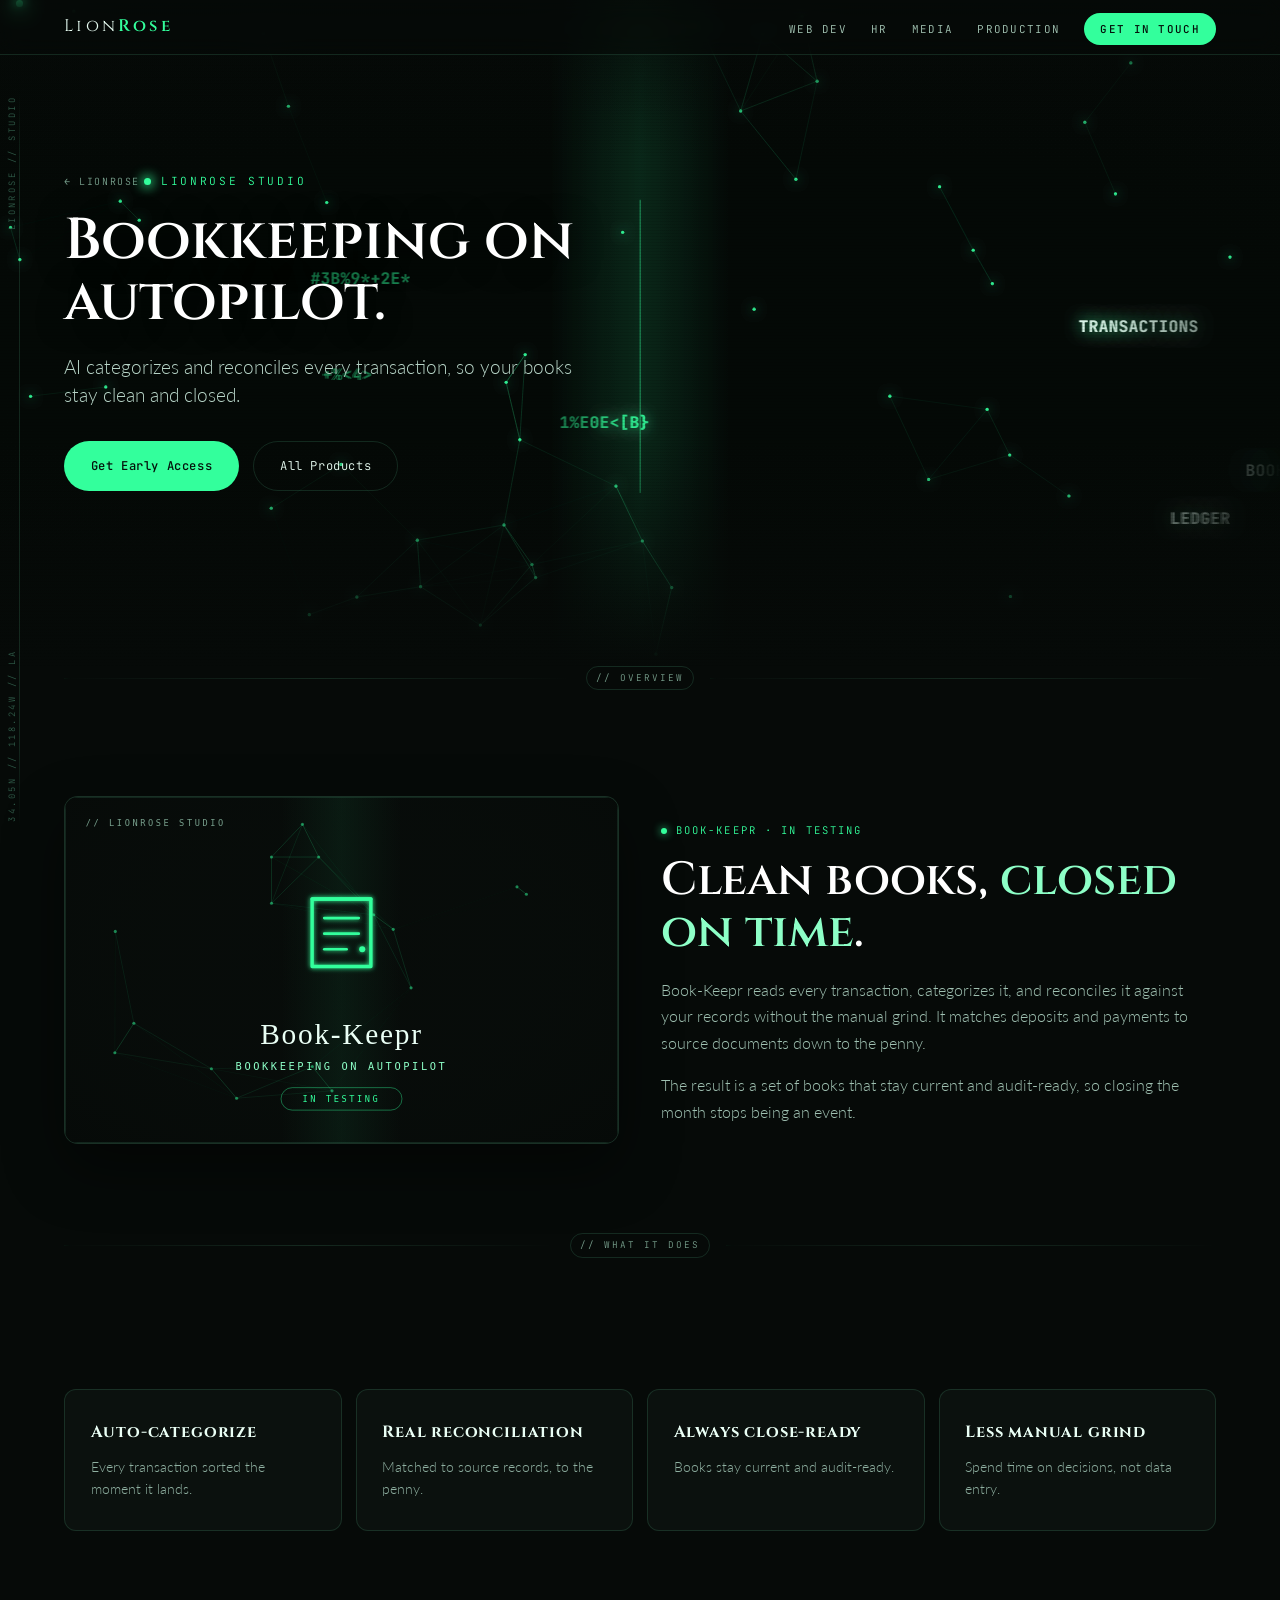
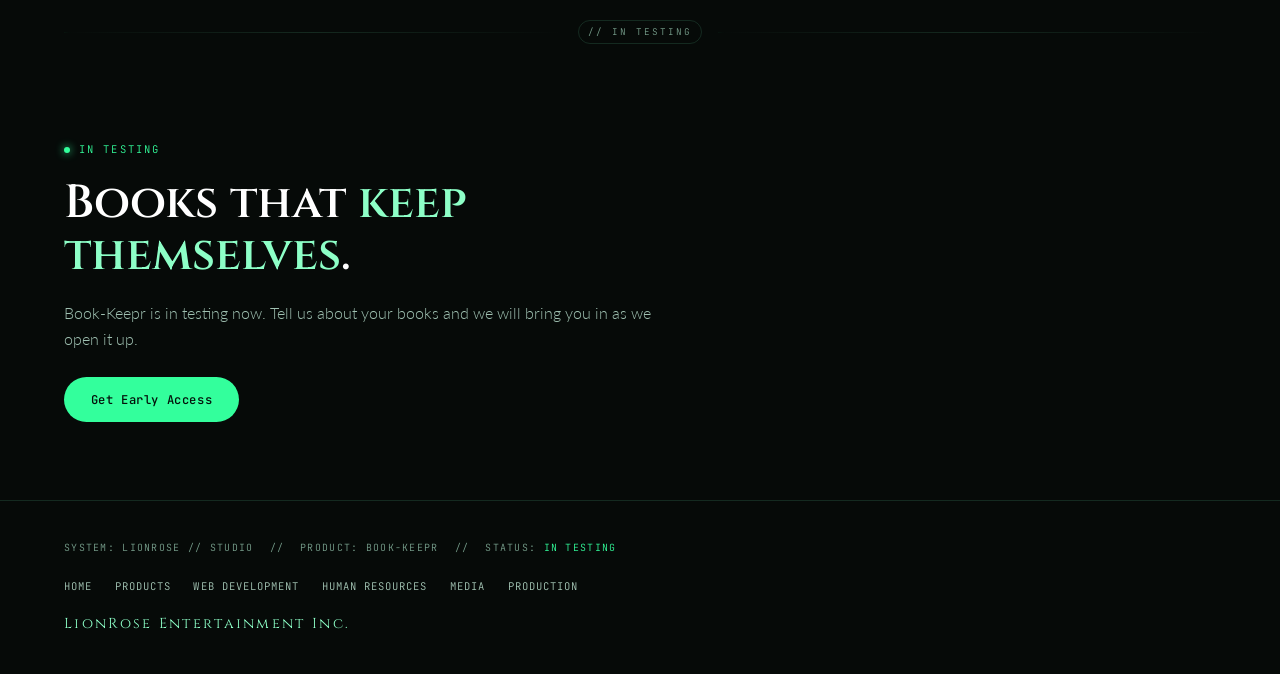
<file: p-book-keepr.html>
<!DOCTYPE html>
<html lang="en">
<head>
<meta charset="UTF-8" />
<meta name="viewport" content="width=device-width, initial-scale=1.0" />
<title>Book-Keepr | LionRose</title>
<meta name="description" content="Book-Keepr puts bookkeeping on autopilot. AI categorizes and reconciles every transaction to source records, so your books stay clean and close-ready. In testing at LionRose." />
<link rel="canonical" href="https://lionrose.ai/p-book-keepr.html" />
<meta property="og:type" content="website" />
<meta property="og:site_name" content="LionRose" />
<meta property="og:title" content="Book-Keepr | LionRose" />
<meta property="og:description" content="Book-Keepr puts bookkeeping on autopilot. AI categorizes and reconciles every transaction to source records, so your books stay clean and close-ready. In testing at LionRose." />
<meta property="og:url" content="https://lionrose.ai/p-book-keepr.html" />
<meta property="og:image" content="https://lionrose.ai/products/og-book-keepr.png" />
<meta name="twitter:card" content="summary_large_image" />
<meta name="twitter:title" content="Book-Keepr | LionRose" />
<meta name="twitter:description" content="Book-Keepr puts bookkeeping on autopilot. AI categorizes and reconciles every transaction to source records, so your books stay clean and close-ready. In testing at LionRose." />
<meta name="twitter:image" content="https://lionrose.ai/products/og-book-keepr.png" />
<link href="https://fonts.googleapis.com/css2?family=Cinzel:wght@600;900&family=JetBrains+Mono:wght@400;500;700&family=Lato:wght@300;400;700&display=swap" rel="stylesheet" />
<link rel="stylesheet" href="lionrose-green.css" />
</head>
<body>

<div class="rail" aria-hidden="true">
  <span class="cap top">LIONROSE // STUDIO</span>
  <div class="track"></div><div class="node"></div>
  <span class="cap">34.05N // 118.24W // LA</span>
</div>

<nav>
  <a class="logo" href="index.html">Lion<b>Rose</b></a>
  <ul class="navlinks">
    <li><a href="web.html">Web Dev</a></li>
    <li><a href="hr.html">HR</a></li>
    <li><a href="media.html">Media</a></li>
    <li><a href="production.html">Production</a></li>
    <li class="keep"><a class="navcta" href="index.html#contact">Get in touch</a></li>
  </ul>
</nav>

<section class="hero med" id="hero">
  <canvas data-words="BOOK KEEPR,LEDGER,RECONCILE,TRANSACTIONS,CLOSE"></canvas>
  <div class="hero-vig"></div>
  <div class="hero-copy">
    <a class="back" href="index.html#building">&#8592; LionRose</a>
    <span class="eyebrow" style="margin-top:1.2rem;"><i></i>LionRose Studio</span>
    <h1>Bookkeeping on autopilot.</h1>
    <p class="sub">AI categorizes and reconciles every transaction, so your books stay clean and closed.</p>
    <div class="hero-btns">
      <a class="btn btn-p" href="mailto:info@lionrose.ai?subject=Book-Keepr">Get Early Access</a>
      <a class="btn btn-g" href="index.html#building">All Products</a>
    </div>
  </div>
</section>

<div class="divider"><span class="ln"></span><span class="tag">// Overview</span><span class="ln r"></span></div>
<section id="overview">
  <div class="wrap reveal">
    <div class="pdetail">
      <div class="pshot"><img src="products/book-keepr.svg" alt="Book-Keepr preview" /></div>
      <div class="pinfo">
        <span class="k"><i></i>Book-Keepr &middot; In Testing</span>
        <h2 class="title">Clean books, <span class='g'>closed on time</span>.</h2>
        <p class="lede">Book-Keepr reads every transaction, categorizes it, and reconciles it against your records without the manual grind. It matches deposits and payments to source documents down to the penny.</p>
        <p class="lede" style="margin-top:1rem;">The result is a set of books that stay current and audit-ready, so closing the month stops being an event.</p>
      </div>
    </div>
  </div>
</section>

<div class="divider"><span class="ln"></span><span class="tag">// What It Does</span><span class="ln r"></span></div>
<section id="does">
  <div class="wrap reveal">
    <div class="cards">
      <div class="card"><h3 class="dc">Auto-categorize</h3><p>Every transaction sorted the moment it lands.</p></div>
      <div class="card"><h3 class="dc">Real reconciliation</h3><p>Matched to source records, to the penny.</p></div>
      <div class="card"><h3 class="dc">Always close-ready</h3><p>Books stay current and audit-ready.</p></div>
      <div class="card"><h3 class="dc">Less manual grind</h3><p>Spend time on decisions, not data entry.</p></div>
    </div>
  </div>
</section>

<div class="divider"><span class="ln"></span><span class="tag">// In Testing</span><span class="ln r"></span></div>
<section id="cta">
  <div class="wrap reveal">
    <span class="k"><i></i>In Testing</span>
    <h2 class="title">Books that <span class='g'>keep themselves</span>.</h2>
    <p class="lede">Book-Keepr is in testing now. Tell us about your books and we will bring you in as we open it up.</p>
    <div style="margin-top:2rem;"><a class="btn btn-p" href="mailto:info@lionrose.ai?subject=Book-Keepr">Get Early Access</a></div>
  </div>
</section>

<footer>
  <div class="status"><span>SYSTEM: LIONROSE // STUDIO</span><span>//</span><span>PRODUCT: Book-Keepr</span><span>//</span><span>STATUS: <span class="on">In Testing</span></span></div>
  <div class="fnav"><a href="index.html">Home</a><a href="index.html#building">Products</a><a href="web.html">Web Development</a><a href="hr.html">Human Resources</a><a href="media.html">Media</a><a href="production.html">Production</a></div>
  <div class="fname">LionRose Entertainment Inc.</div>
</footer>

<script src="lionrose-green.js"></script>
</body>
</html>
</file>
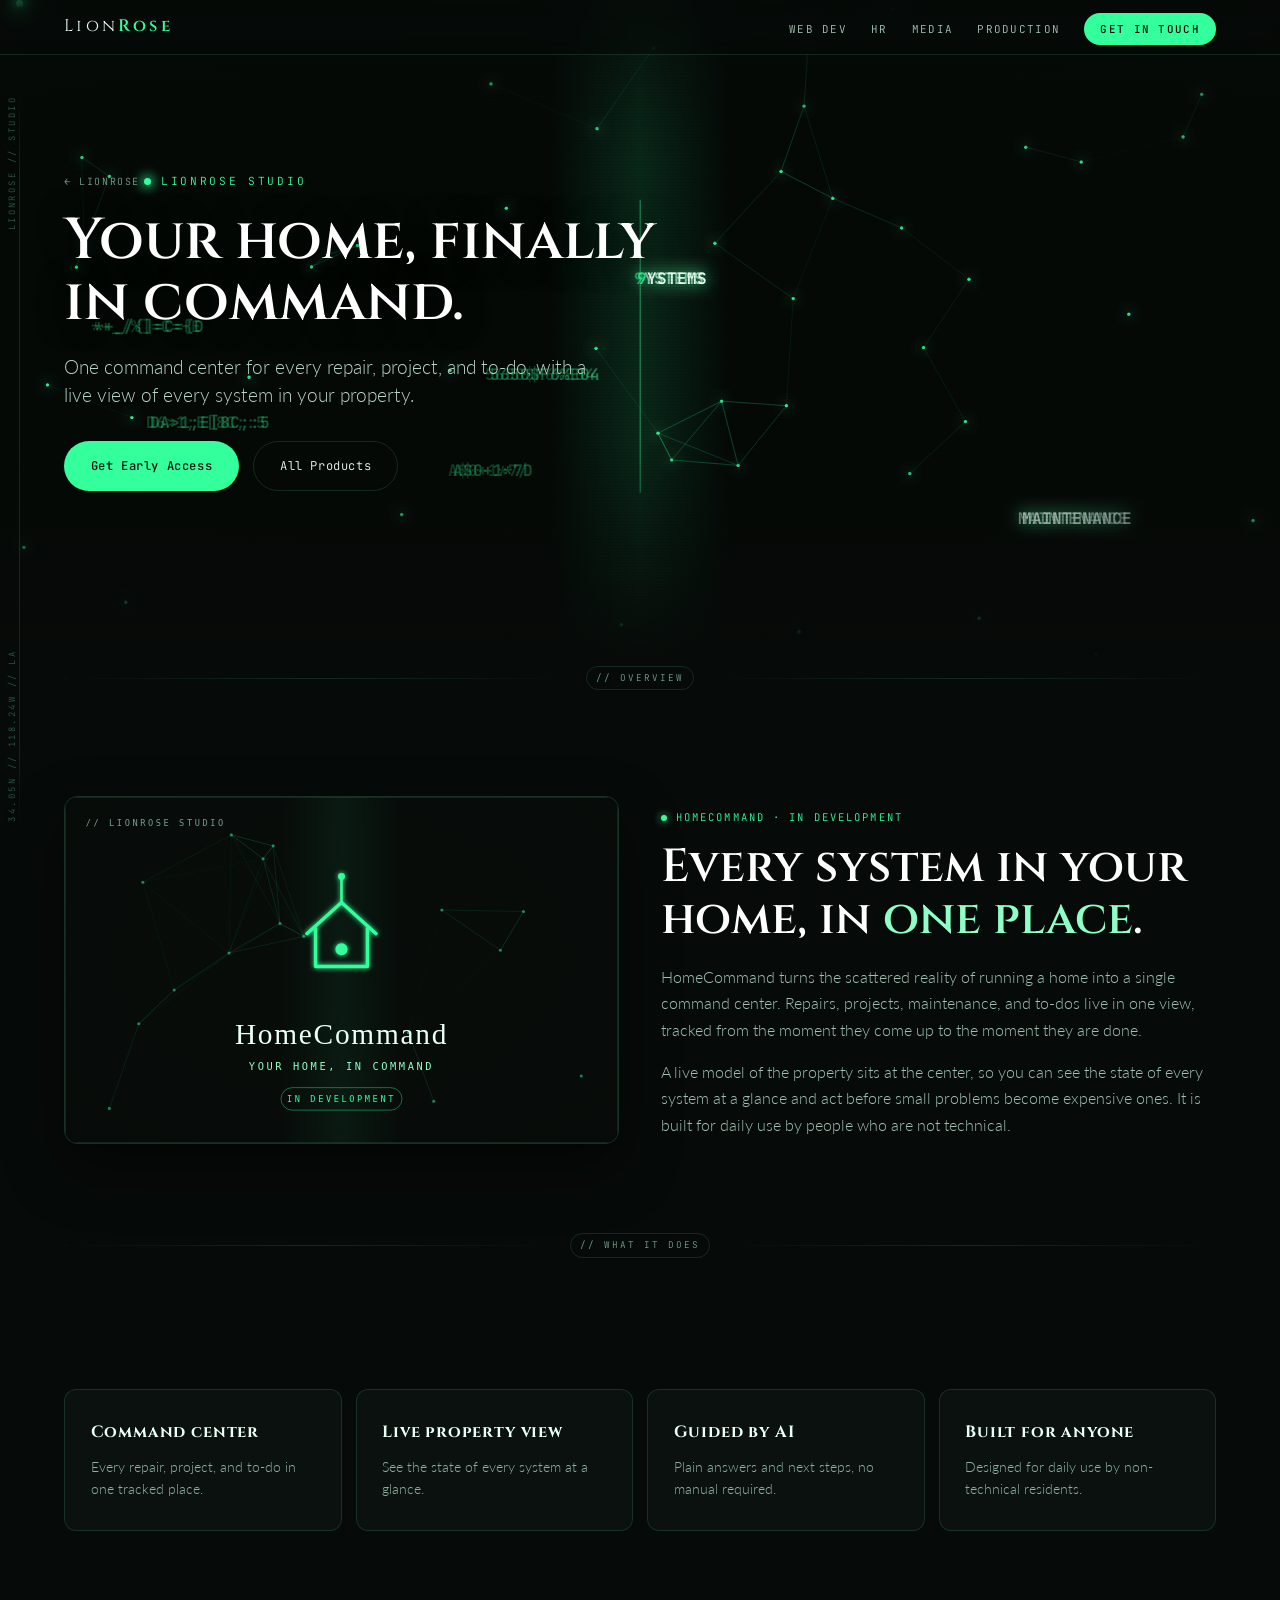
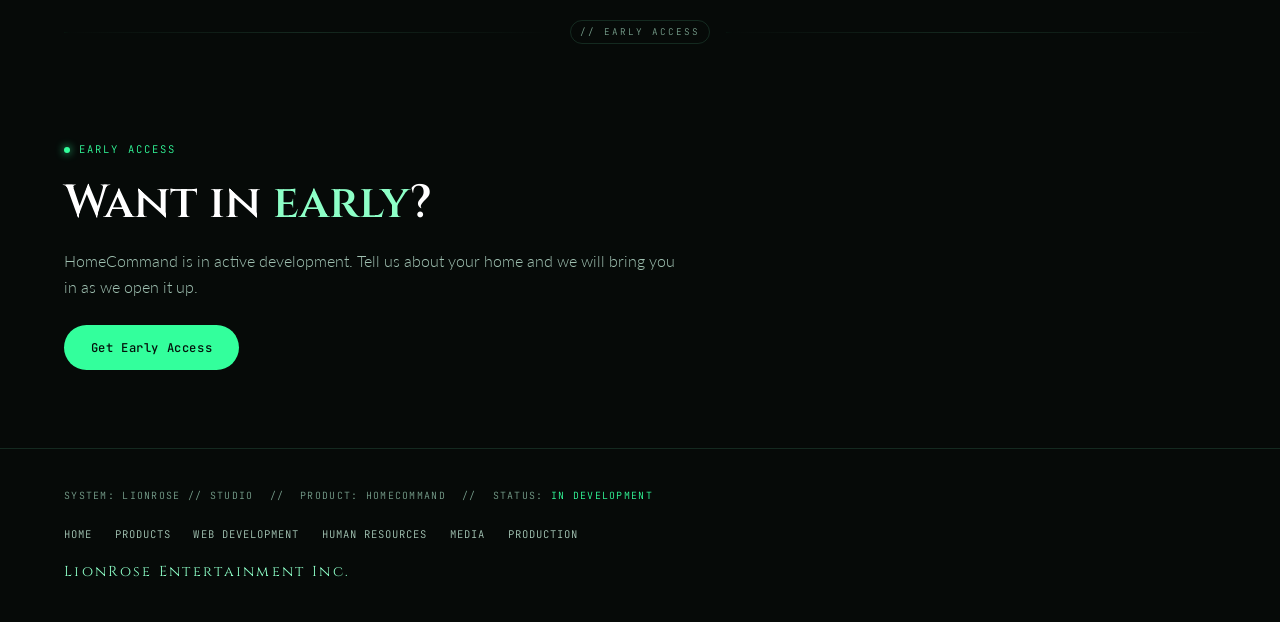
<file: p-homecommand.html>
<!DOCTYPE html>
<html lang="en">
<head>
<meta charset="UTF-8" />
<meta name="viewport" content="width=device-width, initial-scale=1.0" />
<title>HomeCommand | LionRose</title>
<meta name="description" content="HomeCommand is one AI command center for every home repair, project, and to-do, with a live view of every system in your property. In development at LionRose." />
<link rel="canonical" href="https://lionrose.ai/p-homecommand.html" />
<meta property="og:type" content="website" />
<meta property="og:site_name" content="LionRose" />
<meta property="og:title" content="HomeCommand | LionRose" />
<meta property="og:description" content="HomeCommand is one AI command center for every home repair, project, and to-do, with a live view of every system in your property. In development at LionRose." />
<meta property="og:url" content="https://lionrose.ai/p-homecommand.html" />
<meta property="og:image" content="https://lionrose.ai/products/og-homecommand.png" />
<meta name="twitter:card" content="summary_large_image" />
<meta name="twitter:title" content="HomeCommand | LionRose" />
<meta name="twitter:description" content="HomeCommand is one AI command center for every home repair, project, and to-do, with a live view of every system in your property. In development at LionRose." />
<meta name="twitter:image" content="https://lionrose.ai/products/og-homecommand.png" />
<link href="https://fonts.googleapis.com/css2?family=Cinzel:wght@600;900&family=JetBrains+Mono:wght@400;500;700&family=Lato:wght@300;400;700&display=swap" rel="stylesheet" />
<link rel="stylesheet" href="lionrose-green.css" />
</head>
<body>

<div class="rail" aria-hidden="true">
  <span class="cap top">LIONROSE // STUDIO</span>
  <div class="track"></div><div class="node"></div>
  <span class="cap">34.05N // 118.24W // LA</span>
</div>

<nav>
  <a class="logo" href="index.html">Lion<b>Rose</b></a>
  <ul class="navlinks">
    <li><a href="web.html">Web Dev</a></li>
    <li><a href="hr.html">HR</a></li>
    <li><a href="media.html">Media</a></li>
    <li><a href="production.html">Production</a></li>
    <li class="keep"><a class="navcta" href="index.html#contact">Get in touch</a></li>
  </ul>
</nav>

<section class="hero med" id="hero">
  <canvas data-words="HOME COMMAND,REPAIRS,PROJECTS,SYSTEMS,MAINTENANCE"></canvas>
  <div class="hero-vig"></div>
  <div class="hero-copy">
    <a class="back" href="index.html#building">&#8592; LionRose</a>
    <span class="eyebrow" style="margin-top:1.2rem;"><i></i>LionRose Studio</span>
    <h1>Your home, finally in command.</h1>
    <p class="sub">One command center for every repair, project, and to-do, with a live view of every system in your property.</p>
    <div class="hero-btns">
      <a class="btn btn-p" href="mailto:info@lionrose.ai?subject=HomeCommand">Get Early Access</a>
      <a class="btn btn-g" href="index.html#building">All Products</a>
    </div>
  </div>
</section>

<div class="divider"><span class="ln"></span><span class="tag">// Overview</span><span class="ln r"></span></div>
<section id="overview">
  <div class="wrap reveal">
    <div class="pdetail">
      <div class="pshot"><img src="products/homecommand.svg" alt="HomeCommand preview" /></div>
      <div class="pinfo">
        <span class="k"><i></i>HomeCommand &middot; In Development</span>
        <h2 class="title">Every system in your home, in <span class='g'>one place</span>.</h2>
        <p class="lede">HomeCommand turns the scattered reality of running a home into a single command center. Repairs, projects, maintenance, and to-dos live in one view, tracked from the moment they come up to the moment they are done.</p>
        <p class="lede" style="margin-top:1rem;">A live model of the property sits at the center, so you can see the state of every system at a glance and act before small problems become expensive ones. It is built for daily use by people who are not technical.</p>
      </div>
    </div>
  </div>
</section>

<div class="divider"><span class="ln"></span><span class="tag">// What It Does</span><span class="ln r"></span></div>
<section id="does">
  <div class="wrap reveal">
    <div class="cards">
      <div class="card"><h3 class="dc">Command center</h3><p>Every repair, project, and to-do in one tracked place.</p></div>
      <div class="card"><h3 class="dc">Live property view</h3><p>See the state of every system at a glance.</p></div>
      <div class="card"><h3 class="dc">Guided by AI</h3><p>Plain answers and next steps, no manual required.</p></div>
      <div class="card"><h3 class="dc">Built for anyone</h3><p>Designed for daily use by non-technical residents.</p></div>
    </div>
  </div>
</section>

<div class="divider"><span class="ln"></span><span class="tag">// Early Access</span><span class="ln r"></span></div>
<section id="cta">
  <div class="wrap reveal">
    <span class="k"><i></i>Early Access</span>
    <h2 class="title">Want in <span class='g'>early</span>?</h2>
    <p class="lede">HomeCommand is in active development. Tell us about your home and we will bring you in as we open it up.</p>
    <div style="margin-top:2rem;"><a class="btn btn-p" href="mailto:info@lionrose.ai?subject=HomeCommand">Get Early Access</a></div>
  </div>
</section>

<footer>
  <div class="status"><span>SYSTEM: LIONROSE // STUDIO</span><span>//</span><span>PRODUCT: HomeCommand</span><span>//</span><span>STATUS: <span class="on">In Development</span></span></div>
  <div class="fnav"><a href="index.html">Home</a><a href="index.html#building">Products</a><a href="web.html">Web Development</a><a href="hr.html">Human Resources</a><a href="media.html">Media</a><a href="production.html">Production</a></div>
  <div class="fname">LionRose Entertainment Inc.</div>
</footer>

<script src="lionrose-green.js"></script>
</body>
</html>
</file>
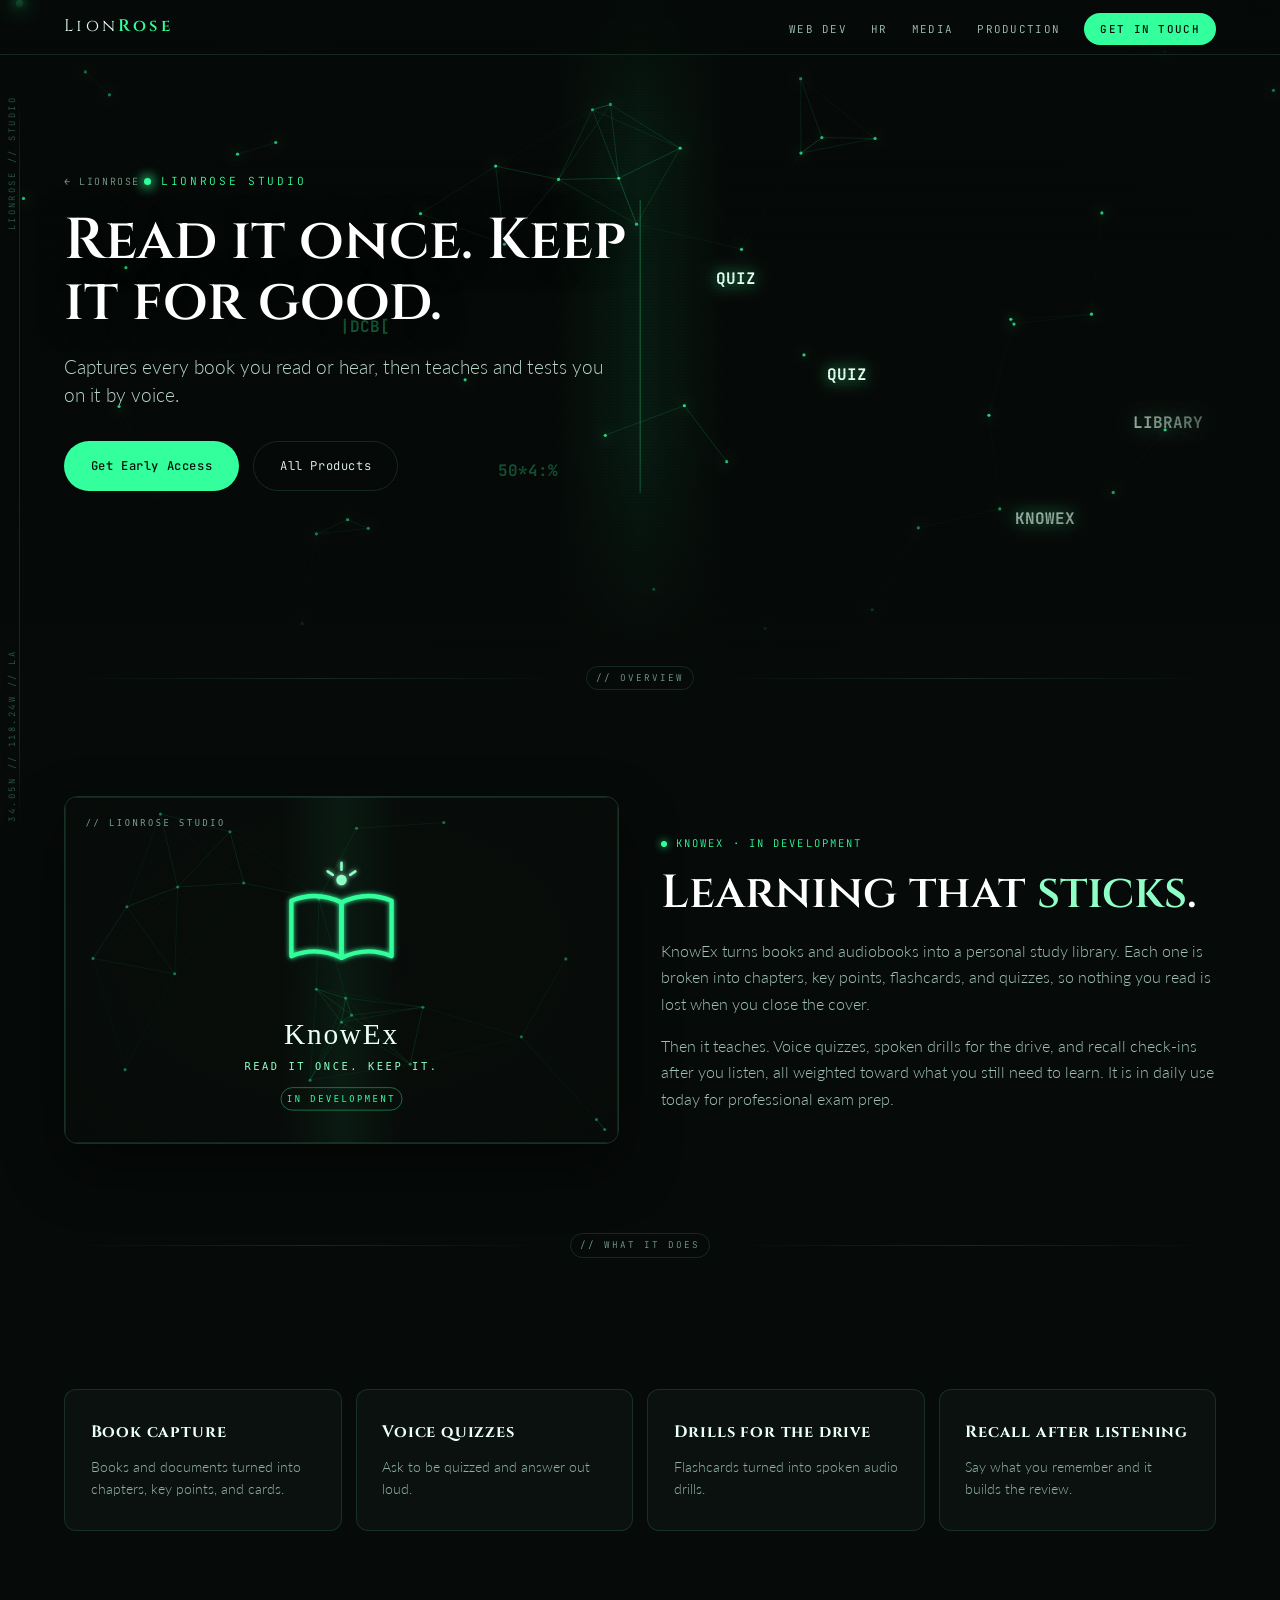
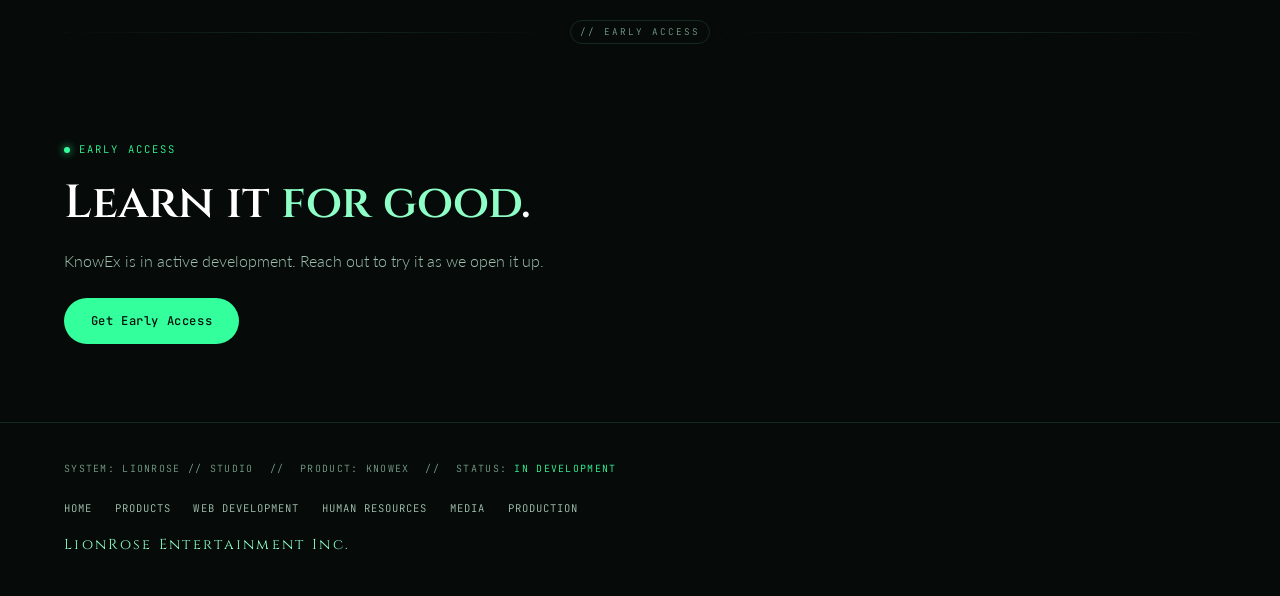
<file: p-knowex.html>
<!DOCTYPE html>
<html lang="en">
<head>
<meta charset="UTF-8" />
<meta name="viewport" content="width=device-width, initial-scale=1.0" />
<title>KnowEx | LionRose</title>
<meta name="description" content="KnowEx is an AI learning system that captures every book you read or hear, then teaches and tests you on it by voice. In development at LionRose." />
<link rel="canonical" href="https://lionrose.ai/p-knowex.html" />
<meta property="og:type" content="website" />
<meta property="og:site_name" content="LionRose" />
<meta property="og:title" content="KnowEx | LionRose" />
<meta property="og:description" content="KnowEx is an AI learning system that captures every book you read or hear, then teaches and tests you on it by voice. In development at LionRose." />
<meta property="og:url" content="https://lionrose.ai/p-knowex.html" />
<meta property="og:image" content="https://lionrose.ai/products/og-knowex.png" />
<meta name="twitter:card" content="summary_large_image" />
<meta name="twitter:title" content="KnowEx | LionRose" />
<meta name="twitter:description" content="KnowEx is an AI learning system that captures every book you read or hear, then teaches and tests you on it by voice. In development at LionRose." />
<meta name="twitter:image" content="https://lionrose.ai/products/og-knowex.png" />
<link href="https://fonts.googleapis.com/css2?family=Cinzel:wght@600;900&family=JetBrains+Mono:wght@400;500;700&family=Lato:wght@300;400;700&display=swap" rel="stylesheet" />
<link rel="stylesheet" href="lionrose-green.css" />
</head>
<body>

<div class="rail" aria-hidden="true">
  <span class="cap top">LIONROSE // STUDIO</span>
  <div class="track"></div><div class="node"></div>
  <span class="cap">34.05N // 118.24W // LA</span>
</div>

<nav>
  <a class="logo" href="index.html">Lion<b>Rose</b></a>
  <ul class="navlinks">
    <li><a href="web.html">Web Dev</a></li>
    <li><a href="hr.html">HR</a></li>
    <li><a href="media.html">Media</a></li>
    <li><a href="production.html">Production</a></li>
    <li class="keep"><a class="navcta" href="index.html#contact">Get in touch</a></li>
  </ul>
</nav>

<section class="hero med" id="hero">
  <canvas data-words="KNOWEX,LEARN,RECALL,QUIZ,LIBRARY"></canvas>
  <div class="hero-vig"></div>
  <div class="hero-copy">
    <a class="back" href="index.html#building">&#8592; LionRose</a>
    <span class="eyebrow" style="margin-top:1.2rem;"><i></i>LionRose Studio</span>
    <h1>Read it once. Keep it for good.</h1>
    <p class="sub">Captures every book you read or hear, then teaches and tests you on it by voice.</p>
    <div class="hero-btns">
      <a class="btn btn-p" href="mailto:info@lionrose.ai?subject=KnowEx">Get Early Access</a>
      <a class="btn btn-g" href="index.html#building">All Products</a>
    </div>
  </div>
</section>

<div class="divider"><span class="ln"></span><span class="tag">// Overview</span><span class="ln r"></span></div>
<section id="overview">
  <div class="wrap reveal">
    <div class="pdetail">
      <div class="pshot"><img src="products/knowex.svg" alt="KnowEx preview" /></div>
      <div class="pinfo">
        <span class="k"><i></i>KnowEx &middot; In Development</span>
        <h2 class="title">Learning that <span class='g'>sticks</span>.</h2>
        <p class="lede">KnowEx turns books and audiobooks into a personal study library. Each one is broken into chapters, key points, flashcards, and quizzes, so nothing you read is lost when you close the cover.</p>
        <p class="lede" style="margin-top:1rem;">Then it teaches. Voice quizzes, spoken drills for the drive, and recall check-ins after you listen, all weighted toward what you still need to learn. It is in daily use today for professional exam prep.</p>
      </div>
    </div>
  </div>
</section>

<div class="divider"><span class="ln"></span><span class="tag">// What It Does</span><span class="ln r"></span></div>
<section id="does">
  <div class="wrap reveal">
    <div class="cards">
      <div class="card"><h3 class="dc">Book capture</h3><p>Books and documents turned into chapters, key points, and cards.</p></div>
      <div class="card"><h3 class="dc">Voice quizzes</h3><p>Ask to be quizzed and answer out loud.</p></div>
      <div class="card"><h3 class="dc">Drills for the drive</h3><p>Flashcards turned into spoken audio drills.</p></div>
      <div class="card"><h3 class="dc">Recall after listening</h3><p>Say what you remember and it builds the review.</p></div>
    </div>
  </div>
</section>

<div class="divider"><span class="ln"></span><span class="tag">// Early Access</span><span class="ln r"></span></div>
<section id="cta">
  <div class="wrap reveal">
    <span class="k"><i></i>Early Access</span>
    <h2 class="title">Learn it <span class='g'>for good</span>.</h2>
    <p class="lede">KnowEx is in active development. Reach out to try it as we open it up.</p>
    <div style="margin-top:2rem;"><a class="btn btn-p" href="mailto:info@lionrose.ai?subject=KnowEx">Get Early Access</a></div>
  </div>
</section>

<footer>
  <div class="status"><span>SYSTEM: LIONROSE // STUDIO</span><span>//</span><span>PRODUCT: KnowEx</span><span>//</span><span>STATUS: <span class="on">In Development</span></span></div>
  <div class="fnav"><a href="index.html">Home</a><a href="index.html#building">Products</a><a href="web.html">Web Development</a><a href="hr.html">Human Resources</a><a href="media.html">Media</a><a href="production.html">Production</a></div>
  <div class="fname">LionRose Entertainment Inc.</div>
</footer>

<script src="lionrose-green.js"></script>
</body>
</html>
</file>
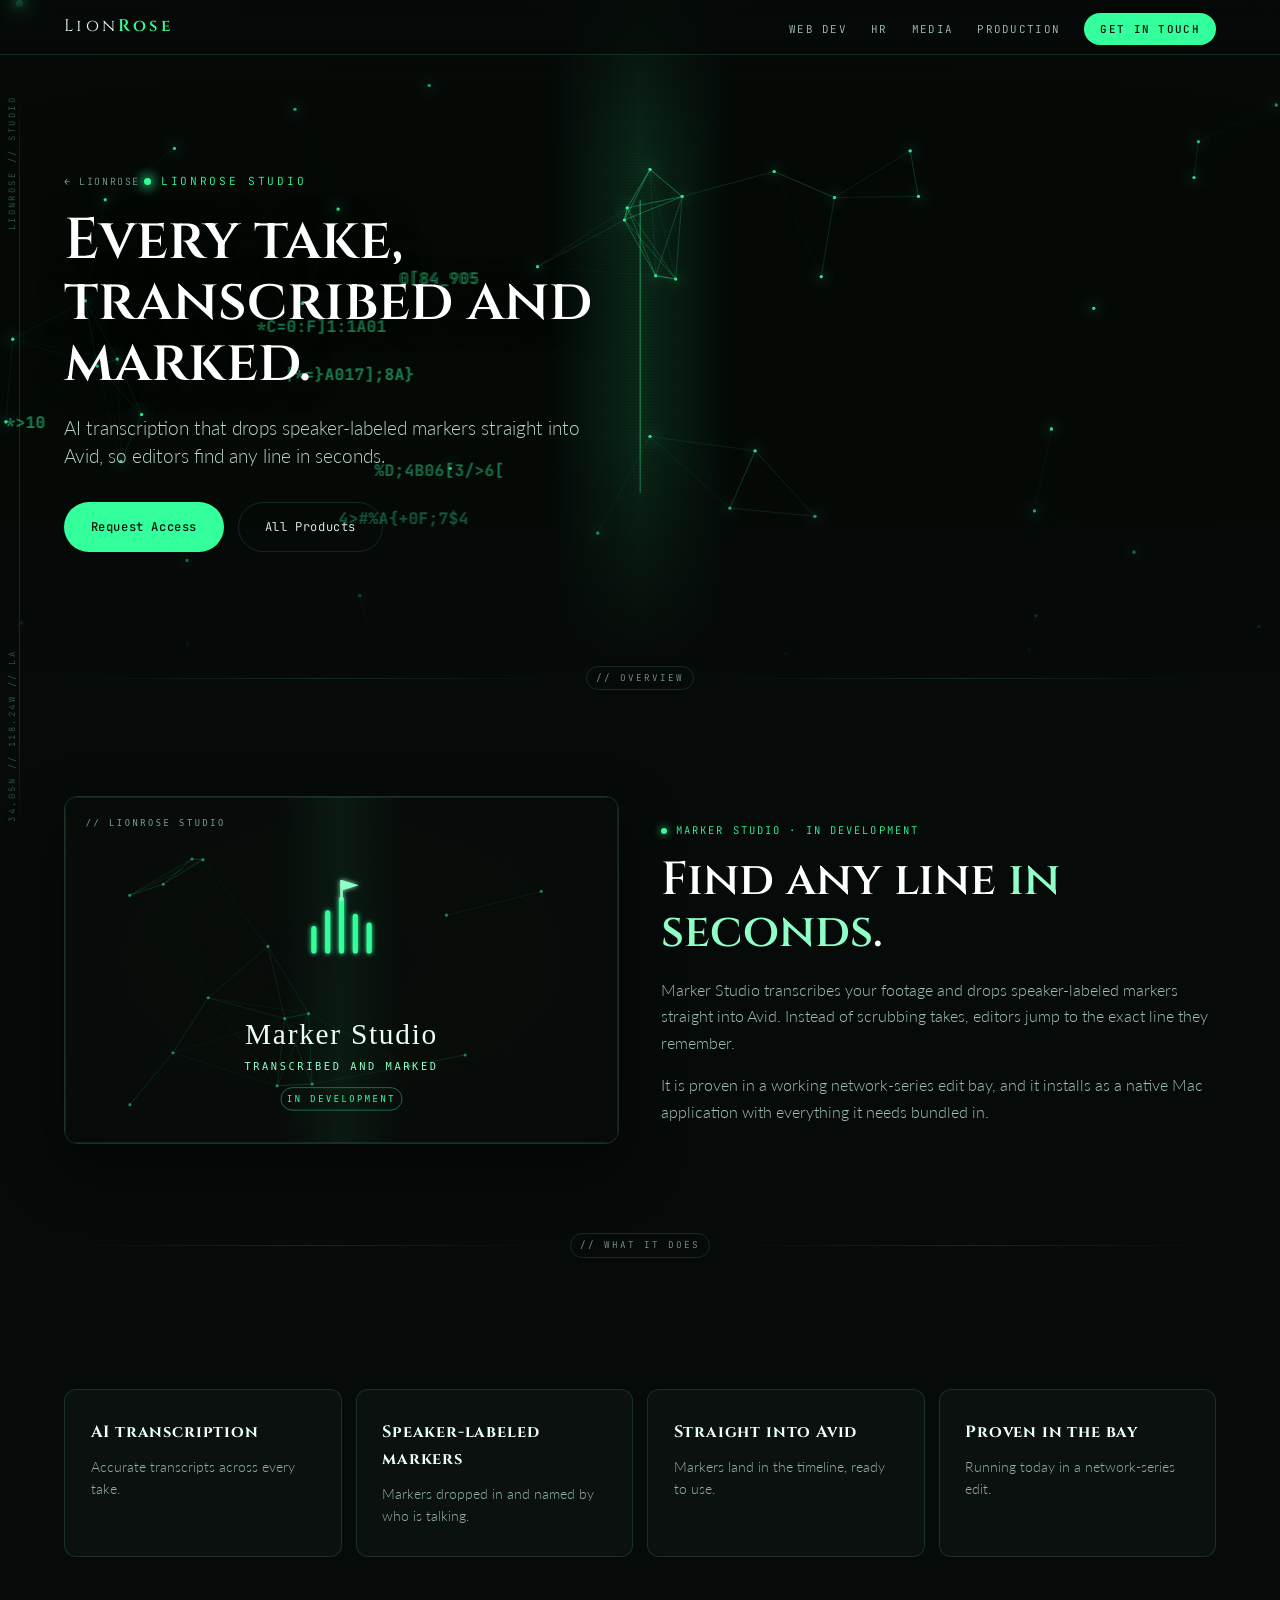
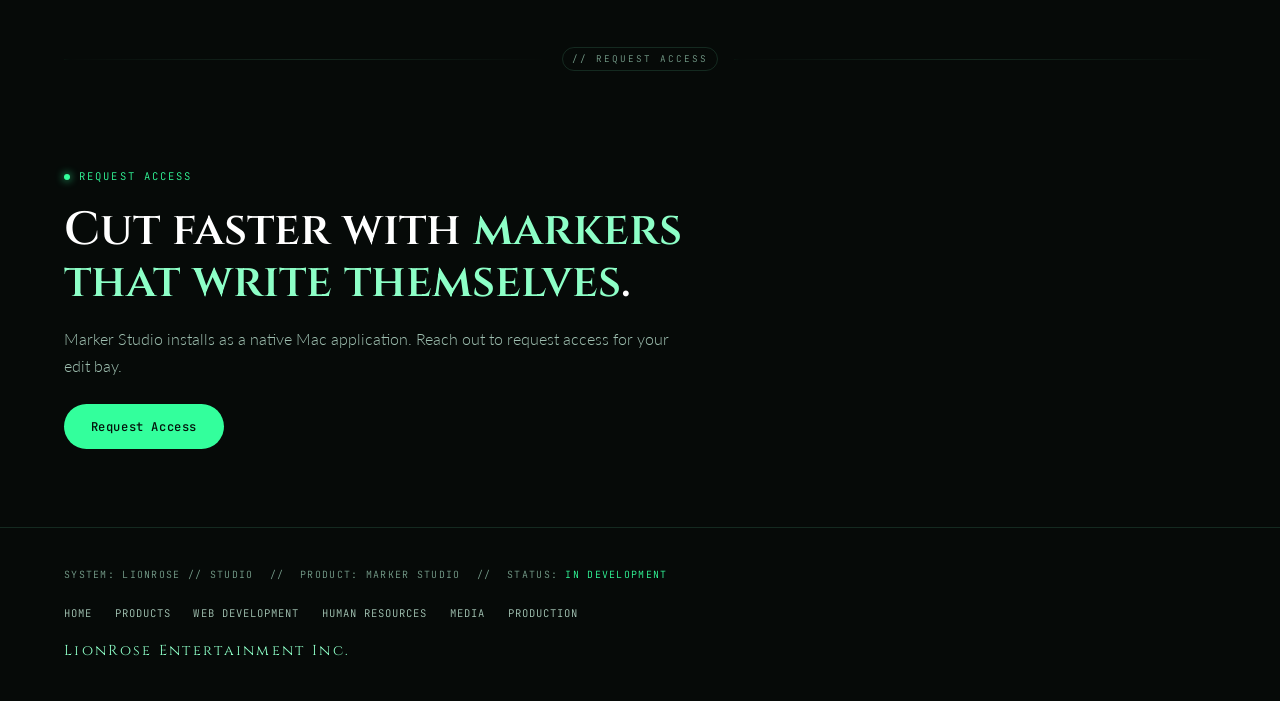
<file: p-marker-studio.html>
<!DOCTYPE html>
<html lang="en">
<head>
<meta charset="UTF-8" />
<meta name="viewport" content="width=device-width, initial-scale=1.0" />
<title>Marker Studio | LionRose</title>
<meta name="description" content="Marker Studio is AI transcription that drops speaker-labeled markers straight into Avid, so editors find any line in seconds. Proven in a working network-series edit bay." />
<link rel="canonical" href="https://lionrose.ai/p-marker-studio.html" />
<meta property="og:type" content="website" />
<meta property="og:site_name" content="LionRose" />
<meta property="og:title" content="Marker Studio | LionRose" />
<meta property="og:description" content="Marker Studio is AI transcription that drops speaker-labeled markers straight into Avid, so editors find any line in seconds. Proven in a working network-series edit bay." />
<meta property="og:url" content="https://lionrose.ai/p-marker-studio.html" />
<meta property="og:image" content="https://lionrose.ai/products/og-marker-studio.png" />
<meta name="twitter:card" content="summary_large_image" />
<meta name="twitter:title" content="Marker Studio | LionRose" />
<meta name="twitter:description" content="Marker Studio is AI transcription that drops speaker-labeled markers straight into Avid, so editors find any line in seconds. Proven in a working network-series edit bay." />
<meta name="twitter:image" content="https://lionrose.ai/products/og-marker-studio.png" />
<link href="https://fonts.googleapis.com/css2?family=Cinzel:wght@600;900&family=JetBrains+Mono:wght@400;500;700&family=Lato:wght@300;400;700&display=swap" rel="stylesheet" />
<link rel="stylesheet" href="lionrose-green.css" />
</head>
<body>

<div class="rail" aria-hidden="true">
  <span class="cap top">LIONROSE // STUDIO</span>
  <div class="track"></div><div class="node"></div>
  <span class="cap">34.05N // 118.24W // LA</span>
</div>

<nav>
  <a class="logo" href="index.html">Lion<b>Rose</b></a>
  <ul class="navlinks">
    <li><a href="web.html">Web Dev</a></li>
    <li><a href="hr.html">HR</a></li>
    <li><a href="media.html">Media</a></li>
    <li><a href="production.html">Production</a></li>
    <li class="keep"><a class="navcta" href="index.html#contact">Get in touch</a></li>
  </ul>
</nav>

<section class="hero med" id="hero">
  <canvas data-words="MARKER STUDIO,TRANSCRIBE,MARKERS,AVID,EDIT BAY"></canvas>
  <div class="hero-vig"></div>
  <div class="hero-copy">
    <a class="back" href="index.html#building">&#8592; LionRose</a>
    <span class="eyebrow" style="margin-top:1.2rem;"><i></i>LionRose Studio</span>
    <h1>Every take, transcribed and marked.</h1>
    <p class="sub">AI transcription that drops speaker-labeled markers straight into Avid, so editors find any line in seconds.</p>
    <div class="hero-btns">
      <a class="btn btn-p" href="mailto:info@lionrose.ai?subject=Marker%20Studio">Request Access</a>
      <a class="btn btn-g" href="index.html#building">All Products</a>
    </div>
  </div>
</section>

<div class="divider"><span class="ln"></span><span class="tag">// Overview</span><span class="ln r"></span></div>
<section id="overview">
  <div class="wrap reveal">
    <div class="pdetail">
      <div class="pshot"><img src="products/marker-studio.svg" alt="Marker Studio preview" /></div>
      <div class="pinfo">
        <span class="k"><i></i>Marker Studio &middot; In Development</span>
        <h2 class="title">Find any line <span class='g'>in seconds</span>.</h2>
        <p class="lede">Marker Studio transcribes your footage and drops speaker-labeled markers straight into Avid. Instead of scrubbing takes, editors jump to the exact line they remember.</p>
        <p class="lede" style="margin-top:1rem;">It is proven in a working network-series edit bay, and it installs as a native Mac application with everything it needs bundled in.</p>
      </div>
    </div>
  </div>
</section>

<div class="divider"><span class="ln"></span><span class="tag">// What It Does</span><span class="ln r"></span></div>
<section id="does">
  <div class="wrap reveal">
    <div class="cards">
      <div class="card"><h3 class="dc">AI transcription</h3><p>Accurate transcripts across every take.</p></div>
      <div class="card"><h3 class="dc">Speaker-labeled markers</h3><p>Markers dropped in and named by who is talking.</p></div>
      <div class="card"><h3 class="dc">Straight into Avid</h3><p>Markers land in the timeline, ready to use.</p></div>
      <div class="card"><h3 class="dc">Proven in the bay</h3><p>Running today in a network-series edit.</p></div>
    </div>
  </div>
</section>

<div class="divider"><span class="ln"></span><span class="tag">// Request Access</span><span class="ln r"></span></div>
<section id="cta">
  <div class="wrap reveal">
    <span class="k"><i></i>Request Access</span>
    <h2 class="title">Cut faster with <span class='g'>markers that write themselves</span>.</h2>
    <p class="lede">Marker Studio installs as a native Mac application. Reach out to request access for your edit bay.</p>
    <div style="margin-top:2rem;"><a class="btn btn-p" href="mailto:info@lionrose.ai?subject=Marker%20Studio">Request Access</a></div>
  </div>
</section>

<footer>
  <div class="status"><span>SYSTEM: LIONROSE // STUDIO</span><span>//</span><span>PRODUCT: Marker Studio</span><span>//</span><span>STATUS: <span class="on">In Development</span></span></div>
  <div class="fnav"><a href="index.html">Home</a><a href="index.html#building">Products</a><a href="web.html">Web Development</a><a href="hr.html">Human Resources</a><a href="media.html">Media</a><a href="production.html">Production</a></div>
  <div class="fname">LionRose Entertainment Inc.</div>
</footer>

<script src="lionrose-green.js"></script>
</body>
</html>
</file>
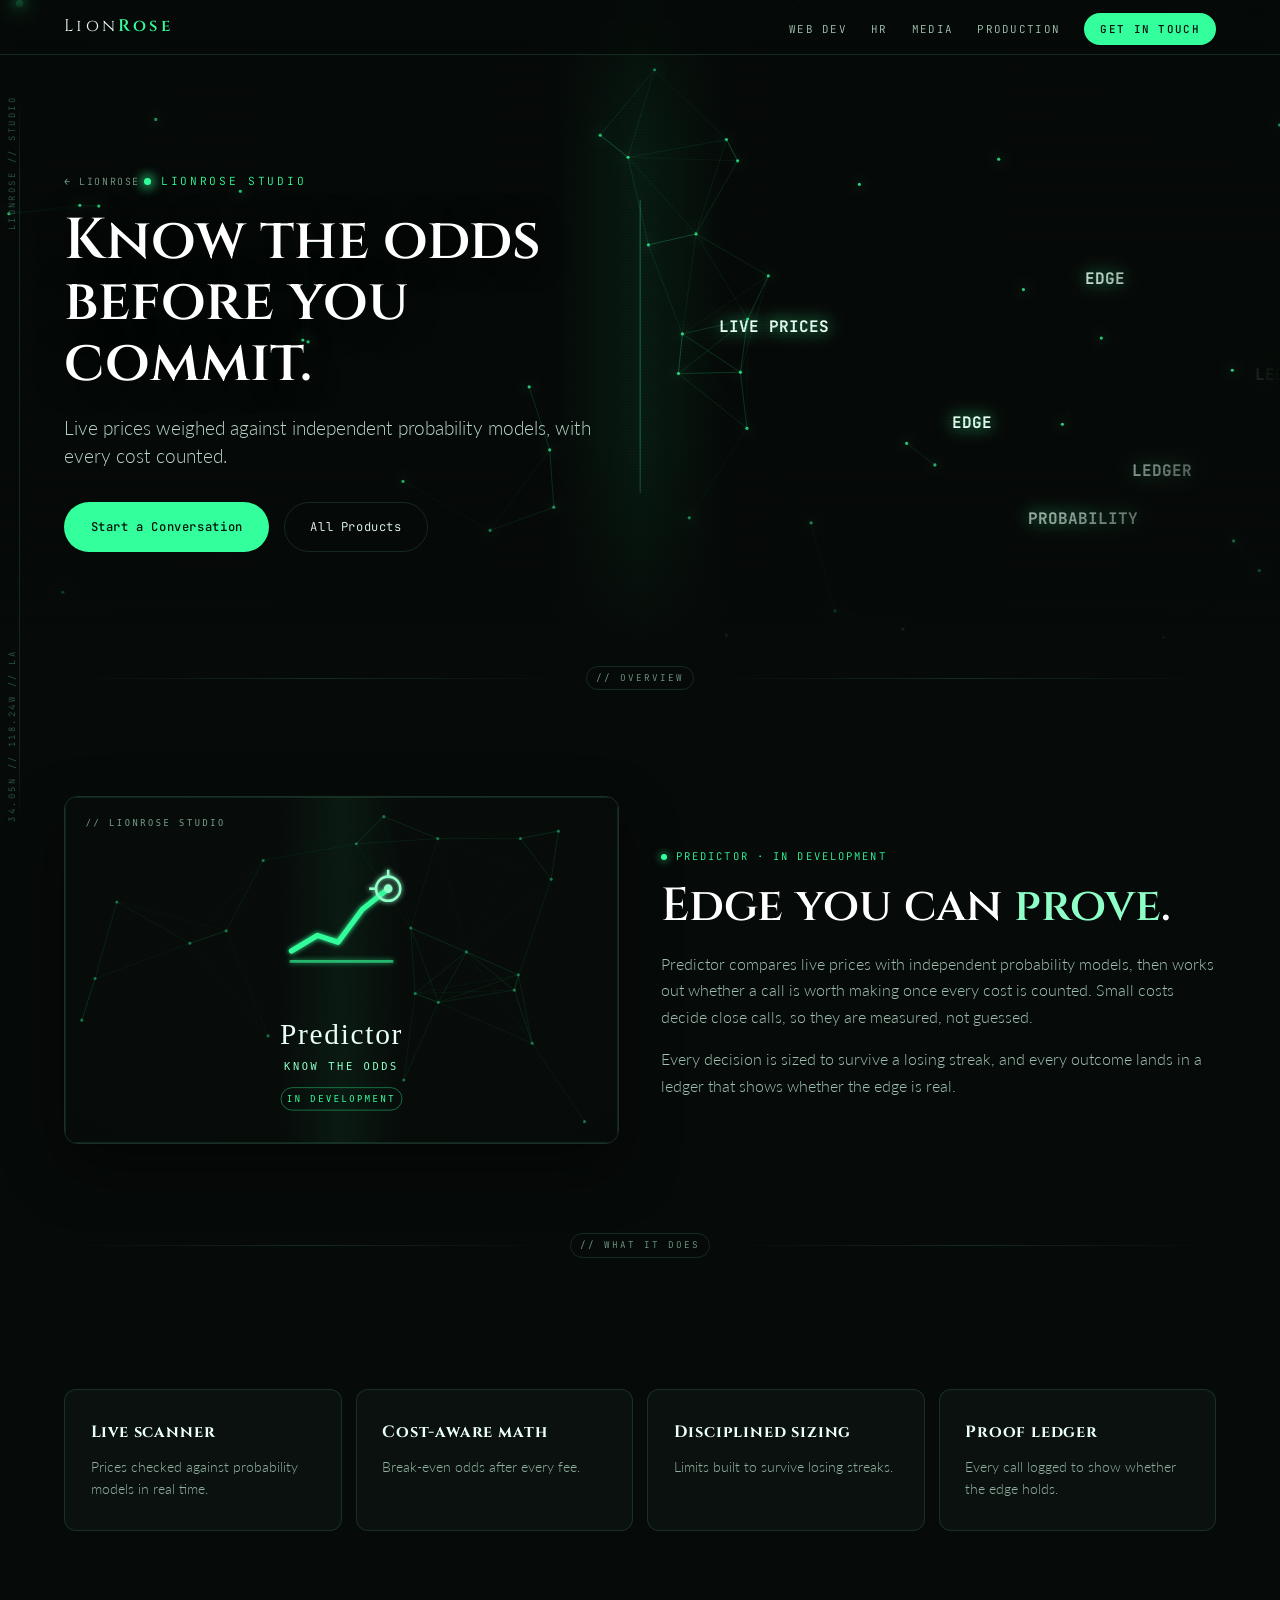
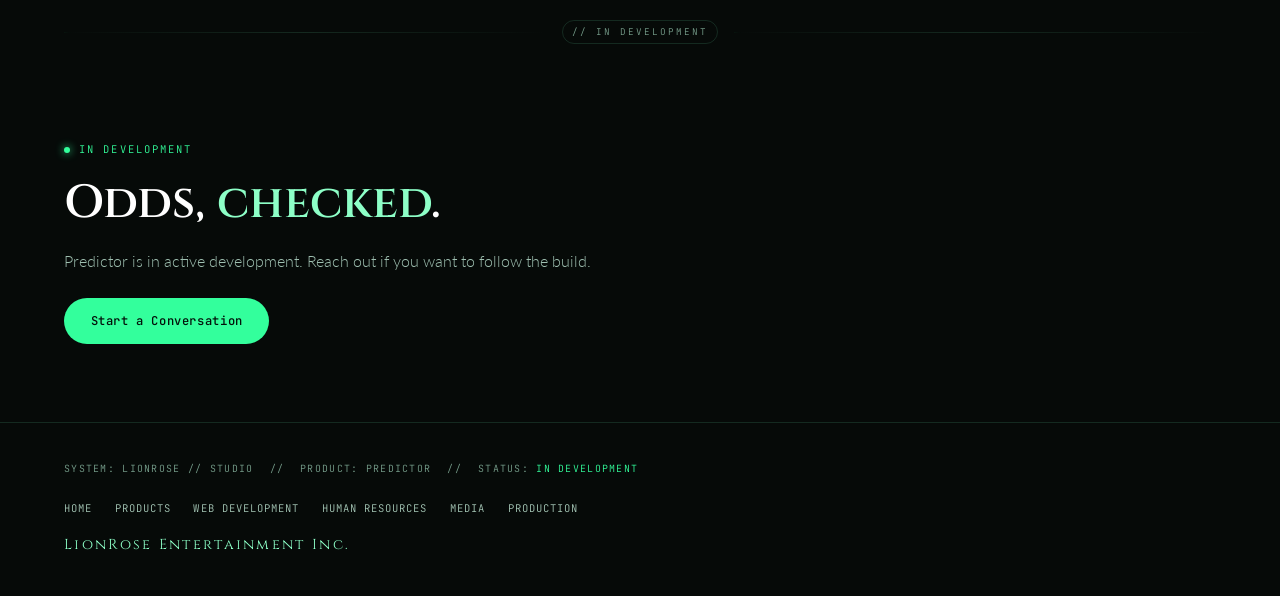
<file: p-predictor.html>
<!DOCTYPE html>
<html lang="en">
<head>
<meta charset="UTF-8" />
<meta name="viewport" content="width=device-width, initial-scale=1.0" />
<title>Predictor | LionRose</title>
<meta name="description" content="Predictor is a prediction engine that weighs live prices against independent probability models and every cost, so each decision rests on a proven edge. In development at LionRose." />
<link rel="canonical" href="https://lionrose.ai/p-predictor.html" />
<meta property="og:type" content="website" />
<meta property="og:site_name" content="LionRose" />
<meta property="og:title" content="Predictor | LionRose" />
<meta property="og:description" content="Predictor is a prediction engine that weighs live prices against independent probability models and every cost, so each decision rests on a proven edge. In development at LionRose." />
<meta property="og:url" content="https://lionrose.ai/p-predictor.html" />
<meta property="og:image" content="https://lionrose.ai/products/og-predictor.png" />
<meta name="twitter:card" content="summary_large_image" />
<meta name="twitter:title" content="Predictor | LionRose" />
<meta name="twitter:description" content="Predictor is a prediction engine that weighs live prices against independent probability models and every cost, so each decision rests on a proven edge. In development at LionRose." />
<meta name="twitter:image" content="https://lionrose.ai/products/og-predictor.png" />
<link href="https://fonts.googleapis.com/css2?family=Cinzel:wght@600;900&family=JetBrains+Mono:wght@400;500;700&family=Lato:wght@300;400;700&display=swap" rel="stylesheet" />
<link rel="stylesheet" href="lionrose-green.css" />
</head>
<body>

<div class="rail" aria-hidden="true">
  <span class="cap top">LIONROSE // STUDIO</span>
  <div class="track"></div><div class="node"></div>
  <span class="cap">34.05N // 118.24W // LA</span>
</div>

<nav>
  <a class="logo" href="index.html">Lion<b>Rose</b></a>
  <ul class="navlinks">
    <li><a href="web.html">Web Dev</a></li>
    <li><a href="hr.html">HR</a></li>
    <li><a href="media.html">Media</a></li>
    <li><a href="production.html">Production</a></li>
    <li class="keep"><a class="navcta" href="index.html#contact">Get in touch</a></li>
  </ul>
</nav>

<section class="hero med" id="hero">
  <canvas data-words="PREDICTOR,PROBABILITY,EDGE,LIVE PRICES,LEDGER"></canvas>
  <div class="hero-vig"></div>
  <div class="hero-copy">
    <a class="back" href="index.html#building">&#8592; LionRose</a>
    <span class="eyebrow" style="margin-top:1.2rem;"><i></i>LionRose Studio</span>
    <h1>Know the odds before you commit.</h1>
    <p class="sub">Live prices weighed against independent probability models, with every cost counted.</p>
    <div class="hero-btns">
      <a class="btn btn-p" href="mailto:info@lionrose.ai?subject=Predictor">Start a Conversation</a>
      <a class="btn btn-g" href="index.html#building">All Products</a>
    </div>
  </div>
</section>

<div class="divider"><span class="ln"></span><span class="tag">// Overview</span><span class="ln r"></span></div>
<section id="overview">
  <div class="wrap reveal">
    <div class="pdetail">
      <div class="pshot"><img src="products/predictor.svg" alt="Predictor preview" /></div>
      <div class="pinfo">
        <span class="k"><i></i>Predictor &middot; In Development</span>
        <h2 class="title">Edge you can <span class='g'>prove</span>.</h2>
        <p class="lede">Predictor compares live prices with independent probability models, then works out whether a call is worth making once every cost is counted. Small costs decide close calls, so they are measured, not guessed.</p>
        <p class="lede" style="margin-top:1rem;">Every decision is sized to survive a losing streak, and every outcome lands in a ledger that shows whether the edge is real.</p>
      </div>
    </div>
  </div>
</section>

<div class="divider"><span class="ln"></span><span class="tag">// What It Does</span><span class="ln r"></span></div>
<section id="does">
  <div class="wrap reveal">
    <div class="cards">
      <div class="card"><h3 class="dc">Live scanner</h3><p>Prices checked against probability models in real time.</p></div>
      <div class="card"><h3 class="dc">Cost-aware math</h3><p>Break-even odds after every fee.</p></div>
      <div class="card"><h3 class="dc">Disciplined sizing</h3><p>Limits built to survive losing streaks.</p></div>
      <div class="card"><h3 class="dc">Proof ledger</h3><p>Every call logged to show whether the edge holds.</p></div>
    </div>
  </div>
</section>

<div class="divider"><span class="ln"></span><span class="tag">// In Development</span><span class="ln r"></span></div>
<section id="cta">
  <div class="wrap reveal">
    <span class="k"><i></i>In Development</span>
    <h2 class="title">Odds, <span class='g'>checked</span>.</h2>
    <p class="lede">Predictor is in active development. Reach out if you want to follow the build.</p>
    <div style="margin-top:2rem;"><a class="btn btn-p" href="mailto:info@lionrose.ai?subject=Predictor">Start a Conversation</a></div>
  </div>
</section>

<footer>
  <div class="status"><span>SYSTEM: LIONROSE // STUDIO</span><span>//</span><span>PRODUCT: Predictor</span><span>//</span><span>STATUS: <span class="on">In Development</span></span></div>
  <div class="fnav"><a href="index.html">Home</a><a href="index.html#building">Products</a><a href="web.html">Web Development</a><a href="hr.html">Human Resources</a><a href="media.html">Media</a><a href="production.html">Production</a></div>
  <div class="fname">LionRose Entertainment Inc.</div>
</footer>

<script src="lionrose-green.js"></script>
</body>
</html>
</file>
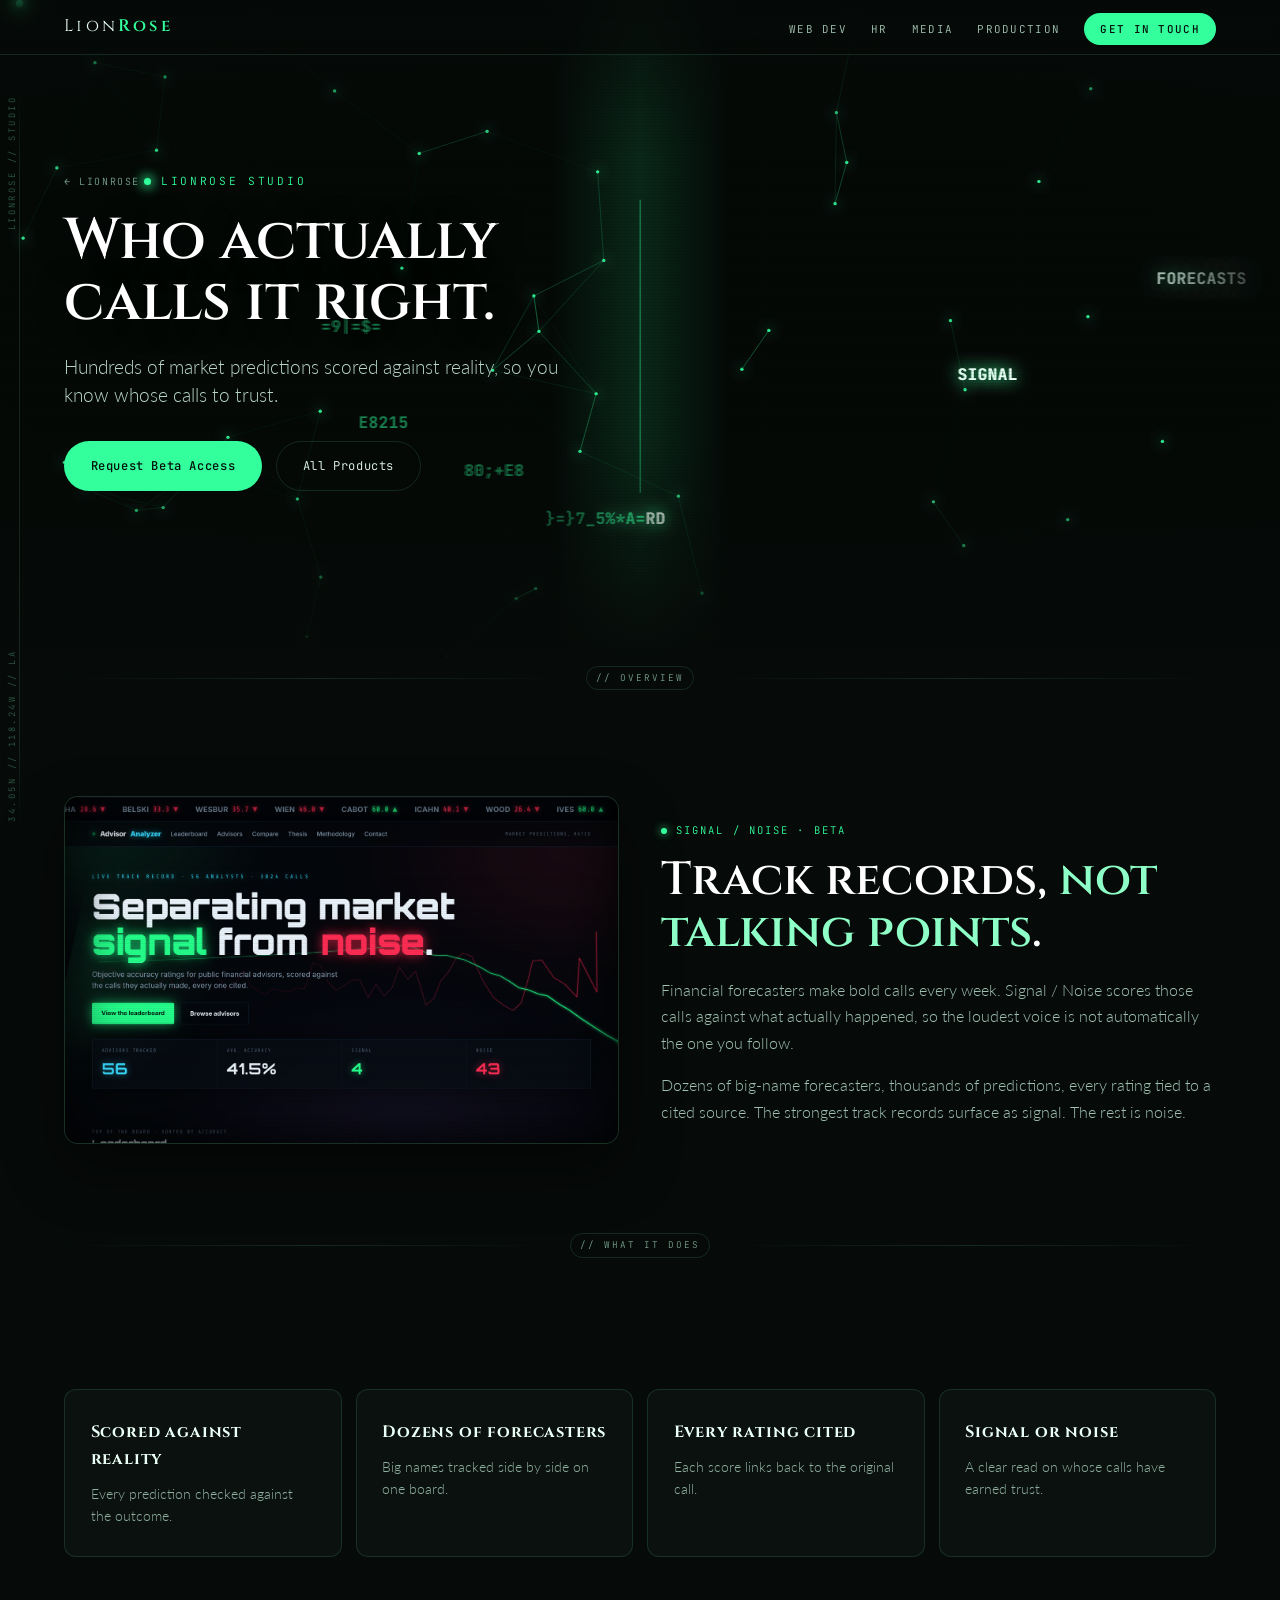
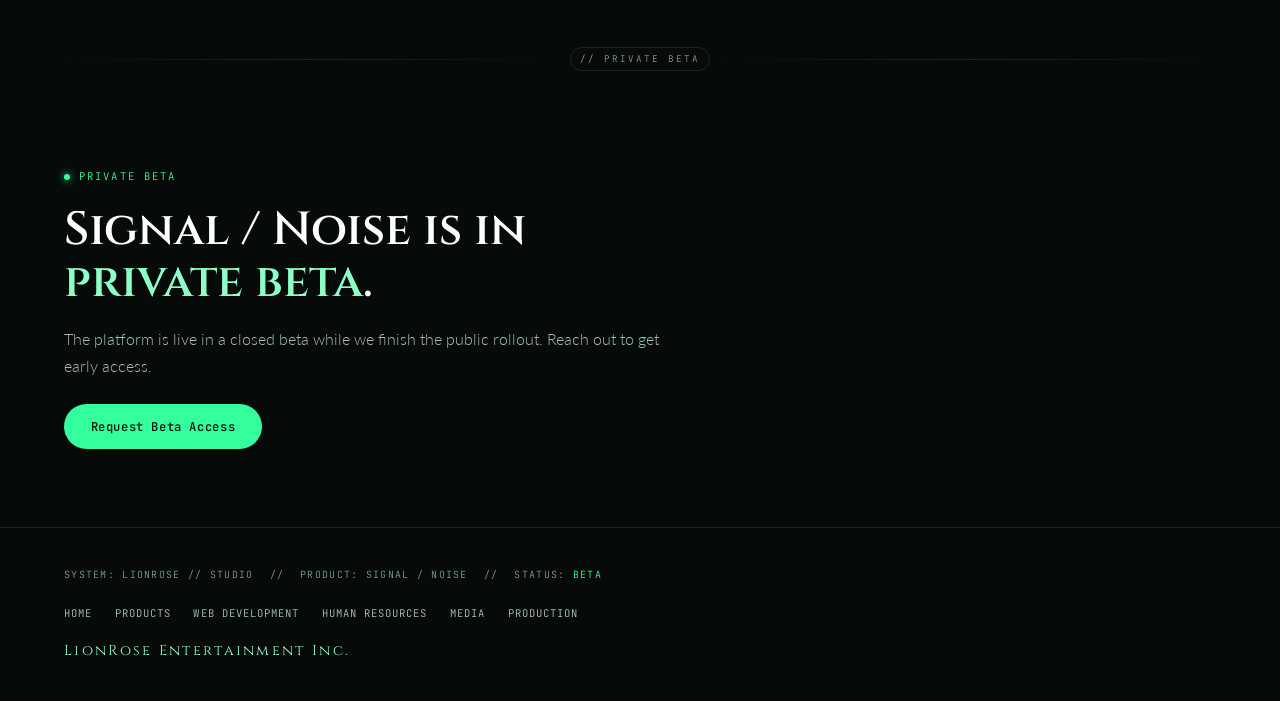
<file: p-signal-noise.html>
<!DOCTYPE html>
<html lang="en">
<head>
<meta charset="UTF-8" />
<meta name="viewport" content="width=device-width, initial-scale=1.0" />
<title>Signal / Noise | LionRose</title>
<meta name="description" content="Signal / Noise scores hundreds of market predictions from dozens of big-name forecasters against reality, every rating cited, so you know whose calls to trust." />
<link rel="canonical" href="https://lionrose.ai/p-signal-noise.html" />
<meta property="og:type" content="website" />
<meta property="og:site_name" content="LionRose" />
<meta property="og:title" content="Signal / Noise | LionRose" />
<meta property="og:description" content="Signal / Noise scores hundreds of market predictions from dozens of big-name forecasters against reality, every rating cited, so you know whose calls to trust." />
<meta property="og:url" content="https://lionrose.ai/p-signal-noise.html" />
<meta property="og:image" content="https://lionrose.ai/products/og-signal-noise.png" />
<meta name="twitter:card" content="summary_large_image" />
<meta name="twitter:title" content="Signal / Noise | LionRose" />
<meta name="twitter:description" content="Signal / Noise scores hundreds of market predictions from dozens of big-name forecasters against reality, every rating cited, so you know whose calls to trust." />
<meta name="twitter:image" content="https://lionrose.ai/products/og-signal-noise.png" />
<link href="https://fonts.googleapis.com/css2?family=Cinzel:wght@600;900&family=JetBrains+Mono:wght@400;500;700&family=Lato:wght@300;400;700&display=swap" rel="stylesheet" />
<link rel="stylesheet" href="lionrose-green.css" />
</head>
<body>

<div class="rail" aria-hidden="true">
  <span class="cap top">LIONROSE // STUDIO</span>
  <div class="track"></div><div class="node"></div>
  <span class="cap">34.05N // 118.24W // LA</span>
</div>

<nav>
  <a class="logo" href="index.html">Lion<b>Rose</b></a>
  <ul class="navlinks">
    <li><a href="web.html">Web Dev</a></li>
    <li><a href="hr.html">HR</a></li>
    <li><a href="media.html">Media</a></li>
    <li><a href="production.html">Production</a></li>
    <li class="keep"><a class="navcta" href="index.html#contact">Get in touch</a></li>
  </ul>
</nav>

<section class="hero med" id="hero">
  <canvas data-words="SIGNAL,NOISE,ACCURACY,FORECASTS,TRACK RECORD"></canvas>
  <div class="hero-vig"></div>
  <div class="hero-copy">
    <a class="back" href="index.html#building">&#8592; LionRose</a>
    <span class="eyebrow" style="margin-top:1.2rem;"><i></i>LionRose Studio</span>
    <h1>Who actually calls it right.</h1>
    <p class="sub">Hundreds of market predictions scored against reality, so you know whose calls to trust.</p>
    <div class="hero-btns">
      <a class="btn btn-p" href="mailto:info@lionrose.ai?subject=Signal%20/%20Noise%20beta">Request Beta Access</a>
      <a class="btn btn-g" href="index.html#building">All Products</a>
    </div>
  </div>
</section>

<div class="divider"><span class="ln"></span><span class="tag">// Overview</span><span class="ln r"></span></div>
<section id="overview">
  <div class="wrap reveal">
    <div class="pdetail">
      <div class="pshot"><img src="products/signal-noise-app.png" alt="Signal / Noise preview" /></div>
      <div class="pinfo">
        <span class="k"><i></i>Signal / Noise &middot; Beta</span>
        <h2 class="title">Track records, <span class='g'>not talking points</span>.</h2>
        <p class="lede">Financial forecasters make bold calls every week. Signal / Noise scores those calls against what actually happened, so the loudest voice is not automatically the one you follow.</p>
        <p class="lede" style="margin-top:1rem;">Dozens of big-name forecasters, thousands of predictions, every rating tied to a cited source. The strongest track records surface as signal. The rest is noise.</p>
      </div>
    </div>
  </div>
</section>

<div class="divider"><span class="ln"></span><span class="tag">// What It Does</span><span class="ln r"></span></div>
<section id="does">
  <div class="wrap reveal">
    <div class="cards">
      <div class="card"><h3 class="dc">Scored against reality</h3><p>Every prediction checked against the outcome.</p></div>
      <div class="card"><h3 class="dc">Dozens of forecasters</h3><p>Big names tracked side by side on one board.</p></div>
      <div class="card"><h3 class="dc">Every rating cited</h3><p>Each score links back to the original call.</p></div>
      <div class="card"><h3 class="dc">Signal or noise</h3><p>A clear read on whose calls have earned trust.</p></div>
    </div>
  </div>
</section>

<div class="divider"><span class="ln"></span><span class="tag">// Private Beta</span><span class="ln r"></span></div>
<section id="cta">
  <div class="wrap reveal">
    <span class="k"><i></i>Private Beta</span>
    <h2 class="title">Signal / Noise is in <span class='g'>private beta</span>.</h2>
    <p class="lede">The platform is live in a closed beta while we finish the public rollout. Reach out to get early access.</p>
    <div style="margin-top:2rem;"><a class="btn btn-p" href="mailto:info@lionrose.ai?subject=Signal%20/%20Noise%20beta">Request Beta Access</a></div>
  </div>
</section>

<footer>
  <div class="status"><span>SYSTEM: LIONROSE // STUDIO</span><span>//</span><span>PRODUCT: Signal / Noise</span><span>//</span><span>STATUS: <span class="on">Beta</span></span></div>
  <div class="fnav"><a href="index.html">Home</a><a href="index.html#building">Products</a><a href="web.html">Web Development</a><a href="hr.html">Human Resources</a><a href="media.html">Media</a><a href="production.html">Production</a></div>
  <div class="fname">LionRose Entertainment Inc.</div>
</footer>

<script src="lionrose-green.js"></script>
</body>
</html>
</file>
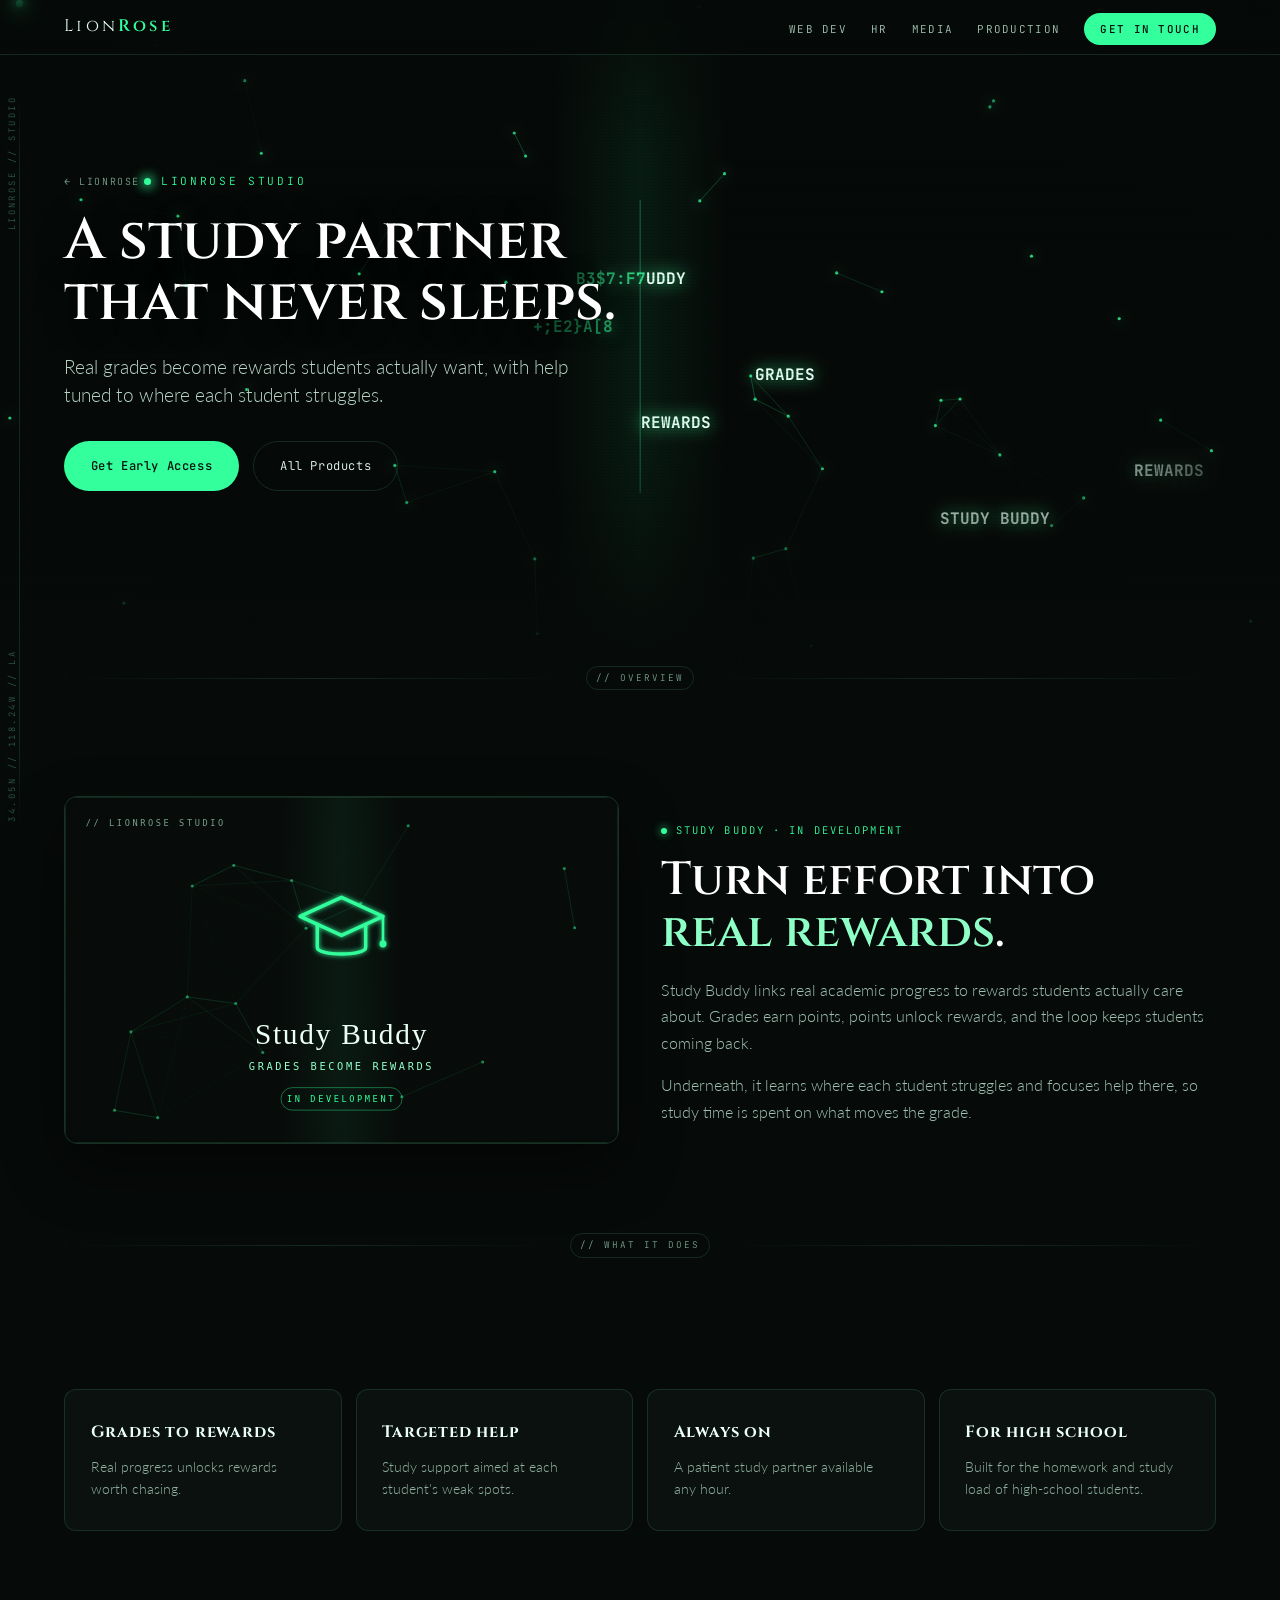
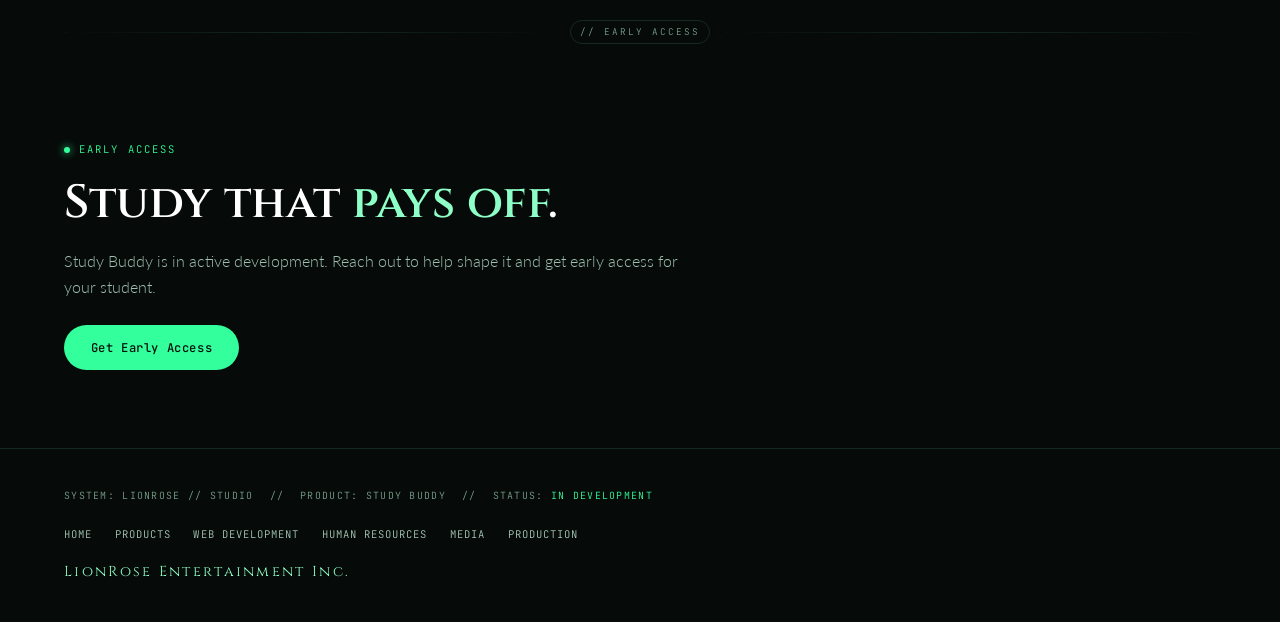
<file: p-study-buddy.html>
<!DOCTYPE html>
<html lang="en">
<head>
<meta charset="UTF-8" />
<meta name="viewport" content="width=device-width, initial-scale=1.0" />
<title>Study Buddy | LionRose</title>
<meta name="description" content="Study Buddy turns real grades into rewards high-school students actually want, with study help tuned to where each student struggles. In development at LionRose." />
<link rel="canonical" href="https://lionrose.ai/p-study-buddy.html" />
<meta property="og:type" content="website" />
<meta property="og:site_name" content="LionRose" />
<meta property="og:title" content="Study Buddy | LionRose" />
<meta property="og:description" content="Study Buddy turns real grades into rewards high-school students actually want, with study help tuned to where each student struggles. In development at LionRose." />
<meta property="og:url" content="https://lionrose.ai/p-study-buddy.html" />
<meta property="og:image" content="https://lionrose.ai/products/og-study-buddy.png" />
<meta name="twitter:card" content="summary_large_image" />
<meta name="twitter:title" content="Study Buddy | LionRose" />
<meta name="twitter:description" content="Study Buddy turns real grades into rewards high-school students actually want, with study help tuned to where each student struggles. In development at LionRose." />
<meta name="twitter:image" content="https://lionrose.ai/products/og-study-buddy.png" />
<link href="https://fonts.googleapis.com/css2?family=Cinzel:wght@600;900&family=JetBrains+Mono:wght@400;500;700&family=Lato:wght@300;400;700&display=swap" rel="stylesheet" />
<link rel="stylesheet" href="lionrose-green.css" />
</head>
<body>

<div class="rail" aria-hidden="true">
  <span class="cap top">LIONROSE // STUDIO</span>
  <div class="track"></div><div class="node"></div>
  <span class="cap">34.05N // 118.24W // LA</span>
</div>

<nav>
  <a class="logo" href="index.html">Lion<b>Rose</b></a>
  <ul class="navlinks">
    <li><a href="web.html">Web Dev</a></li>
    <li><a href="hr.html">HR</a></li>
    <li><a href="media.html">Media</a></li>
    <li><a href="production.html">Production</a></li>
    <li class="keep"><a class="navcta" href="index.html#contact">Get in touch</a></li>
  </ul>
</nav>

<section class="hero med" id="hero">
  <canvas data-words="STUDY BUDDY,GRADES,REWARDS,HOMEWORK,PROGRESS"></canvas>
  <div class="hero-vig"></div>
  <div class="hero-copy">
    <a class="back" href="index.html#building">&#8592; LionRose</a>
    <span class="eyebrow" style="margin-top:1.2rem;"><i></i>LionRose Studio</span>
    <h1>A study partner that never sleeps.</h1>
    <p class="sub">Real grades become rewards students actually want, with help tuned to where each student struggles.</p>
    <div class="hero-btns">
      <a class="btn btn-p" href="mailto:info@lionrose.ai?subject=Study%20Buddy">Get Early Access</a>
      <a class="btn btn-g" href="index.html#building">All Products</a>
    </div>
  </div>
</section>

<div class="divider"><span class="ln"></span><span class="tag">// Overview</span><span class="ln r"></span></div>
<section id="overview">
  <div class="wrap reveal">
    <div class="pdetail">
      <div class="pshot"><img src="products/study-buddy.svg" alt="Study Buddy preview" /></div>
      <div class="pinfo">
        <span class="k"><i></i>Study Buddy &middot; In Development</span>
        <h2 class="title">Turn effort into <span class='g'>real rewards</span>.</h2>
        <p class="lede">Study Buddy links real academic progress to rewards students actually care about. Grades earn points, points unlock rewards, and the loop keeps students coming back.</p>
        <p class="lede" style="margin-top:1rem;">Underneath, it learns where each student struggles and focuses help there, so study time is spent on what moves the grade.</p>
      </div>
    </div>
  </div>
</section>

<div class="divider"><span class="ln"></span><span class="tag">// What It Does</span><span class="ln r"></span></div>
<section id="does">
  <div class="wrap reveal">
    <div class="cards">
      <div class="card"><h3 class="dc">Grades to rewards</h3><p>Real progress unlocks rewards worth chasing.</p></div>
      <div class="card"><h3 class="dc">Targeted help</h3><p>Study support aimed at each student's weak spots.</p></div>
      <div class="card"><h3 class="dc">Always on</h3><p>A patient study partner available any hour.</p></div>
      <div class="card"><h3 class="dc">For high school</h3><p>Built for the homework and study load of high-school students.</p></div>
    </div>
  </div>
</section>

<div class="divider"><span class="ln"></span><span class="tag">// Early Access</span><span class="ln r"></span></div>
<section id="cta">
  <div class="wrap reveal">
    <span class="k"><i></i>Early Access</span>
    <h2 class="title">Study that <span class='g'>pays off</span>.</h2>
    <p class="lede">Study Buddy is in active development. Reach out to help shape it and get early access for your student.</p>
    <div style="margin-top:2rem;"><a class="btn btn-p" href="mailto:info@lionrose.ai?subject=Study%20Buddy">Get Early Access</a></div>
  </div>
</section>

<footer>
  <div class="status"><span>SYSTEM: LIONROSE // STUDIO</span><span>//</span><span>PRODUCT: Study Buddy</span><span>//</span><span>STATUS: <span class="on">In Development</span></span></div>
  <div class="fnav"><a href="index.html">Home</a><a href="index.html#building">Products</a><a href="web.html">Web Development</a><a href="hr.html">Human Resources</a><a href="media.html">Media</a><a href="production.html">Production</a></div>
  <div class="fname">LionRose Entertainment Inc.</div>
</footer>

<script src="lionrose-green.js"></script>
</body>
</html>
</file>
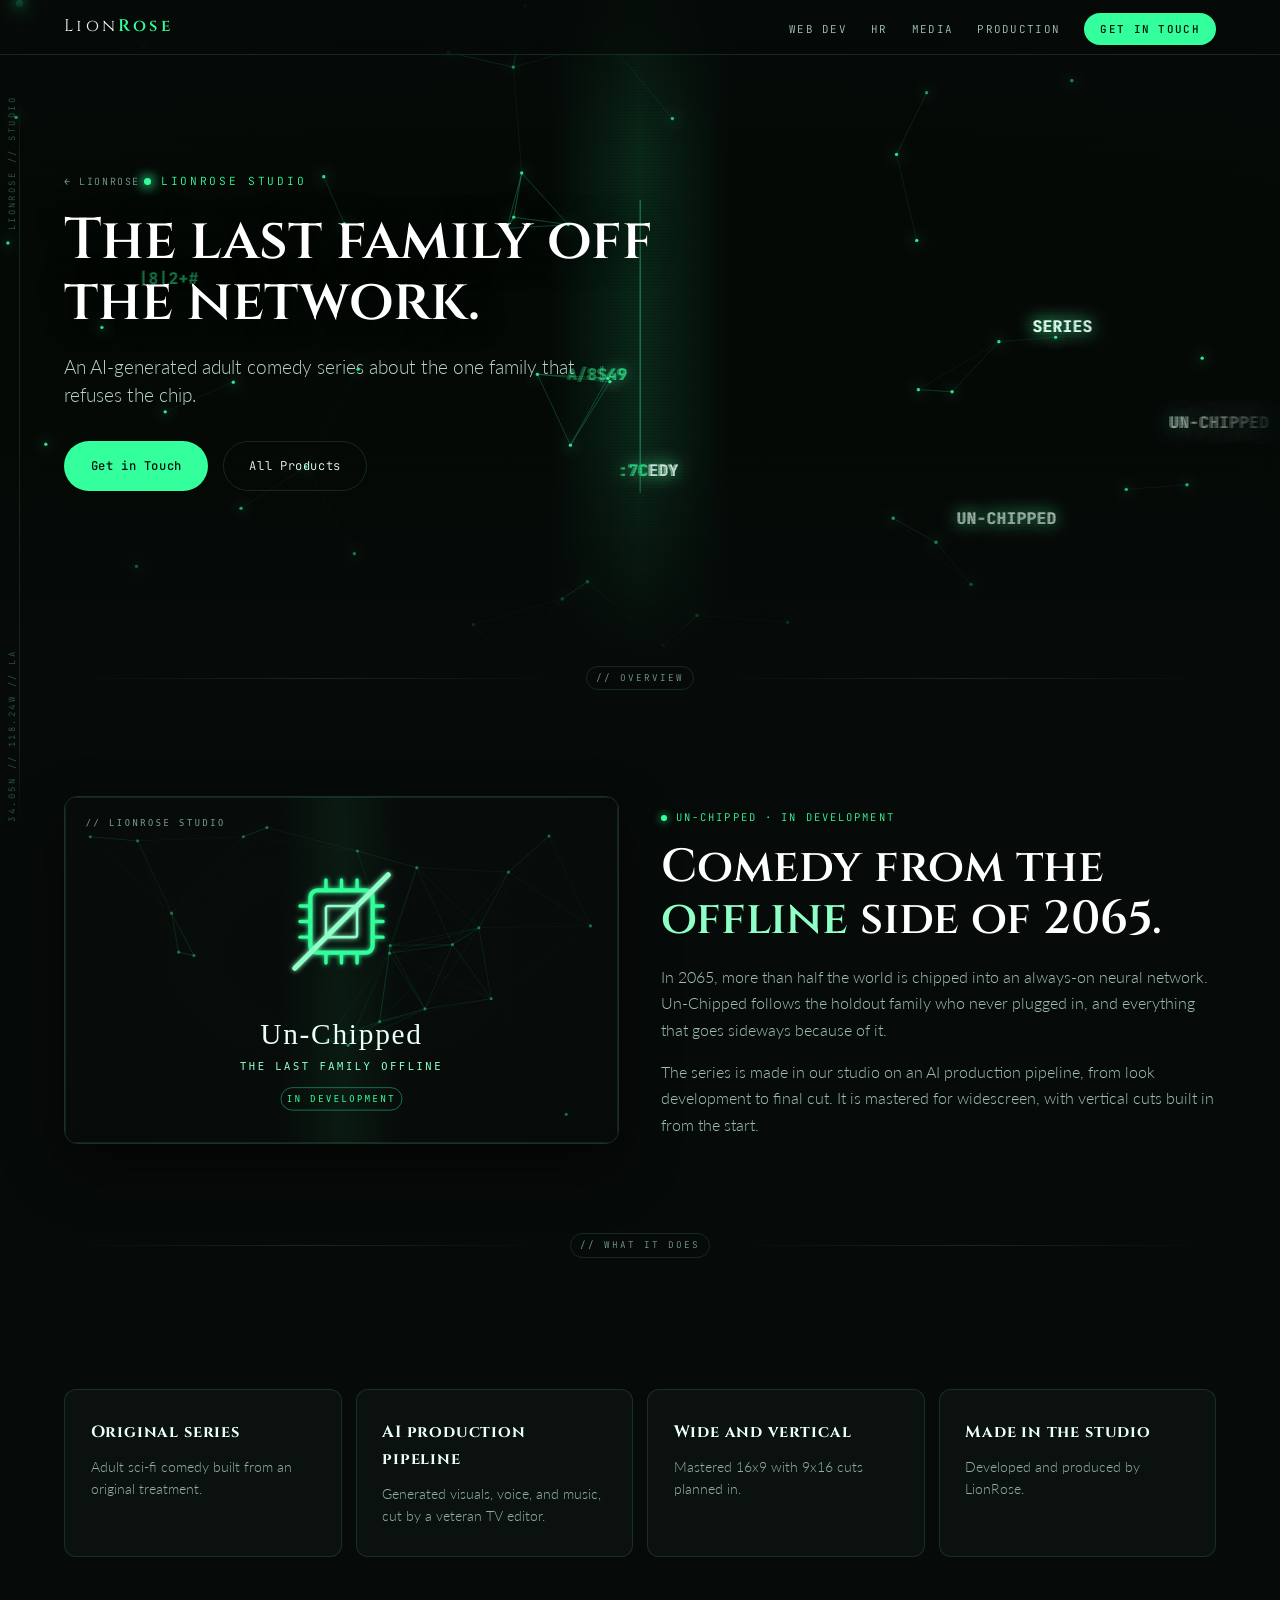
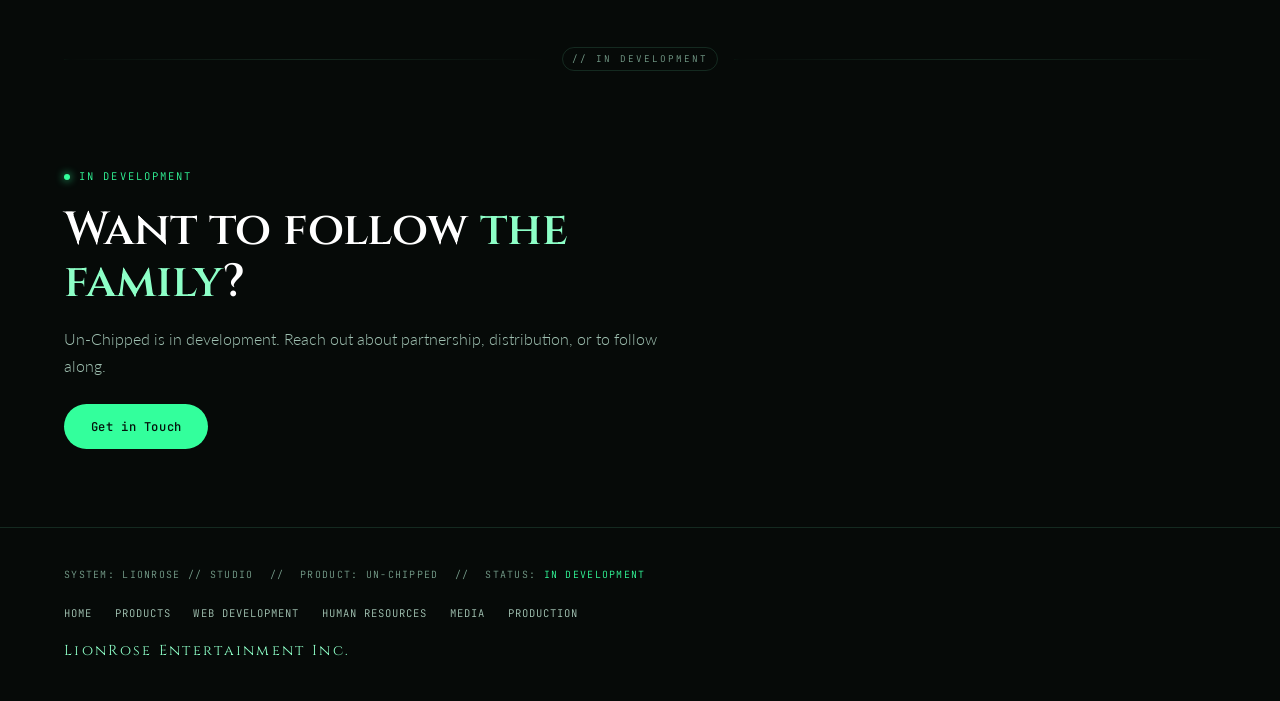
<file: p-un-chipped.html>
<!DOCTYPE html>
<html lang="en">
<head>
<meta charset="UTF-8" />
<meta name="viewport" content="width=device-width, initial-scale=1.0" />
<title>Un-Chipped | LionRose</title>
<meta name="description" content="Un-Chipped is an AI-generated adult sci-fi comedy series about the one family in 2065 that refuses the chip. In development at LionRose." />
<link rel="canonical" href="https://lionrose.ai/p-un-chipped.html" />
<meta property="og:type" content="website" />
<meta property="og:site_name" content="LionRose" />
<meta property="og:title" content="Un-Chipped | LionRose" />
<meta property="og:description" content="Un-Chipped is an AI-generated adult sci-fi comedy series about the one family in 2065 that refuses the chip. In development at LionRose." />
<meta property="og:url" content="https://lionrose.ai/p-un-chipped.html" />
<meta property="og:image" content="https://lionrose.ai/products/og-un-chipped.png" />
<meta name="twitter:card" content="summary_large_image" />
<meta name="twitter:title" content="Un-Chipped | LionRose" />
<meta name="twitter:description" content="Un-Chipped is an AI-generated adult sci-fi comedy series about the one family in 2065 that refuses the chip. In development at LionRose." />
<meta name="twitter:image" content="https://lionrose.ai/products/og-un-chipped.png" />
<link href="https://fonts.googleapis.com/css2?family=Cinzel:wght@600;900&family=JetBrains+Mono:wght@400;500;700&family=Lato:wght@300;400;700&display=swap" rel="stylesheet" />
<link rel="stylesheet" href="lionrose-green.css" />
</head>
<body>

<div class="rail" aria-hidden="true">
  <span class="cap top">LIONROSE // STUDIO</span>
  <div class="track"></div><div class="node"></div>
  <span class="cap">34.05N // 118.24W // LA</span>
</div>

<nav>
  <a class="logo" href="index.html">Lion<b>Rose</b></a>
  <ul class="navlinks">
    <li><a href="web.html">Web Dev</a></li>
    <li><a href="hr.html">HR</a></li>
    <li><a href="media.html">Media</a></li>
    <li><a href="production.html">Production</a></li>
    <li class="keep"><a class="navcta" href="index.html#contact">Get in touch</a></li>
  </ul>
</nav>

<section class="hero med" id="hero">
  <canvas data-words="UN-CHIPPED,2065,OFFLINE,COMEDY,SERIES"></canvas>
  <div class="hero-vig"></div>
  <div class="hero-copy">
    <a class="back" href="index.html#building">&#8592; LionRose</a>
    <span class="eyebrow" style="margin-top:1.2rem;"><i></i>LionRose Studio</span>
    <h1>The last family off the network.</h1>
    <p class="sub">An AI-generated adult comedy series about the one family that refuses the chip.</p>
    <div class="hero-btns">
      <a class="btn btn-p" href="mailto:info@lionrose.ai?subject=Un-Chipped">Get in Touch</a>
      <a class="btn btn-g" href="index.html#building">All Products</a>
    </div>
  </div>
</section>

<div class="divider"><span class="ln"></span><span class="tag">// Overview</span><span class="ln r"></span></div>
<section id="overview">
  <div class="wrap reveal">
    <div class="pdetail">
      <div class="pshot"><img src="products/un-chipped.svg" alt="Un-Chipped preview" /></div>
      <div class="pinfo">
        <span class="k"><i></i>Un-Chipped &middot; In Development</span>
        <h2 class="title">Comedy from the <span class='g'>offline</span> side of 2065.</h2>
        <p class="lede">In 2065, more than half the world is chipped into an always-on neural network. Un-Chipped follows the holdout family who never plugged in, and everything that goes sideways because of it.</p>
        <p class="lede" style="margin-top:1rem;">The series is made in our studio on an AI production pipeline, from look development to final cut. It is mastered for widescreen, with vertical cuts built in from the start.</p>
      </div>
    </div>
  </div>
</section>

<div class="divider"><span class="ln"></span><span class="tag">// What It Does</span><span class="ln r"></span></div>
<section id="does">
  <div class="wrap reveal">
    <div class="cards">
      <div class="card"><h3 class="dc">Original series</h3><p>Adult sci-fi comedy built from an original treatment.</p></div>
      <div class="card"><h3 class="dc">AI production pipeline</h3><p>Generated visuals, voice, and music, cut by a veteran TV editor.</p></div>
      <div class="card"><h3 class="dc">Wide and vertical</h3><p>Mastered 16x9 with 9x16 cuts planned in.</p></div>
      <div class="card"><h3 class="dc">Made in the studio</h3><p>Developed and produced by LionRose.</p></div>
    </div>
  </div>
</section>

<div class="divider"><span class="ln"></span><span class="tag">// In Development</span><span class="ln r"></span></div>
<section id="cta">
  <div class="wrap reveal">
    <span class="k"><i></i>In Development</span>
    <h2 class="title">Want to follow <span class='g'>the family</span>?</h2>
    <p class="lede">Un-Chipped is in development. Reach out about partnership, distribution, or to follow along.</p>
    <div style="margin-top:2rem;"><a class="btn btn-p" href="mailto:info@lionrose.ai?subject=Un-Chipped">Get in Touch</a></div>
  </div>
</section>

<footer>
  <div class="status"><span>SYSTEM: LIONROSE // STUDIO</span><span>//</span><span>PRODUCT: Un-Chipped</span><span>//</span><span>STATUS: <span class="on">In Development</span></span></div>
  <div class="fnav"><a href="index.html">Home</a><a href="index.html#building">Products</a><a href="web.html">Web Development</a><a href="hr.html">Human Resources</a><a href="media.html">Media</a><a href="production.html">Production</a></div>
  <div class="fname">LionRose Entertainment Inc.</div>
</footer>

<script src="lionrose-green.js"></script>
</body>
</html>
</file>
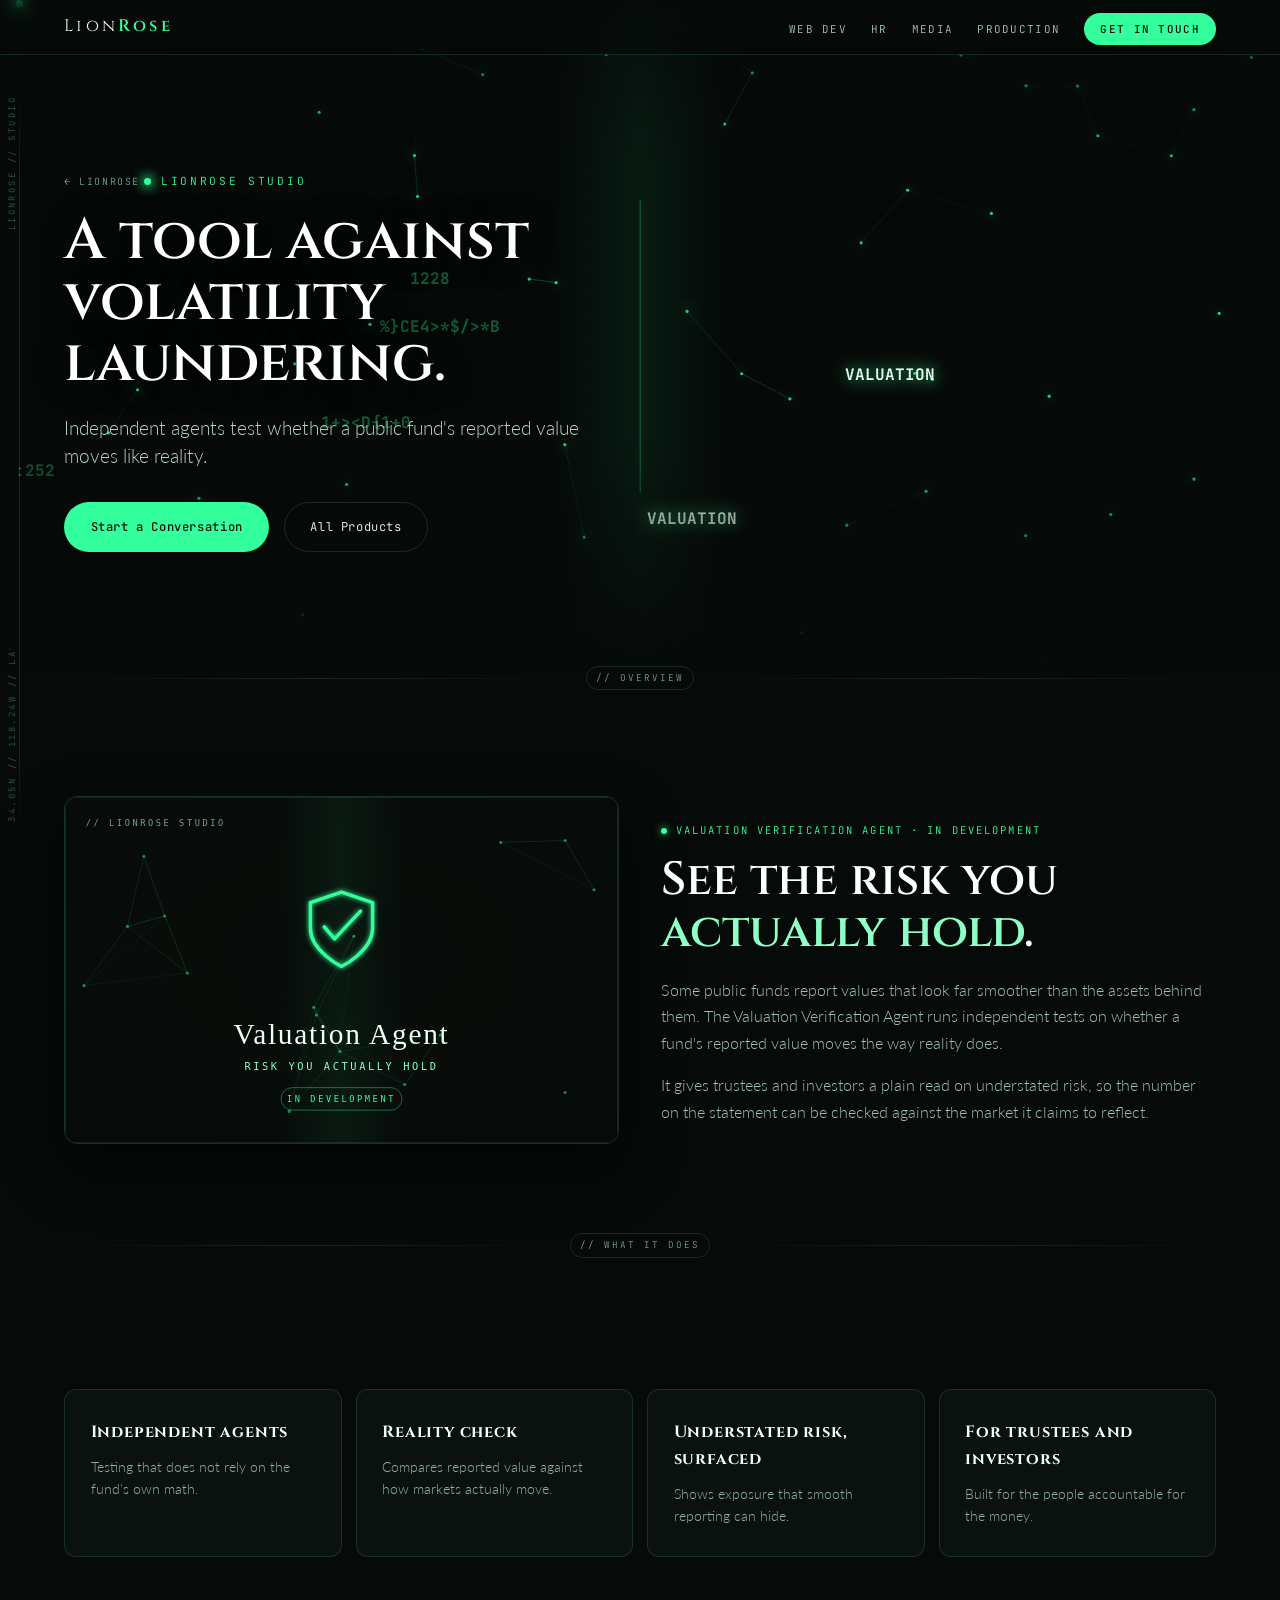
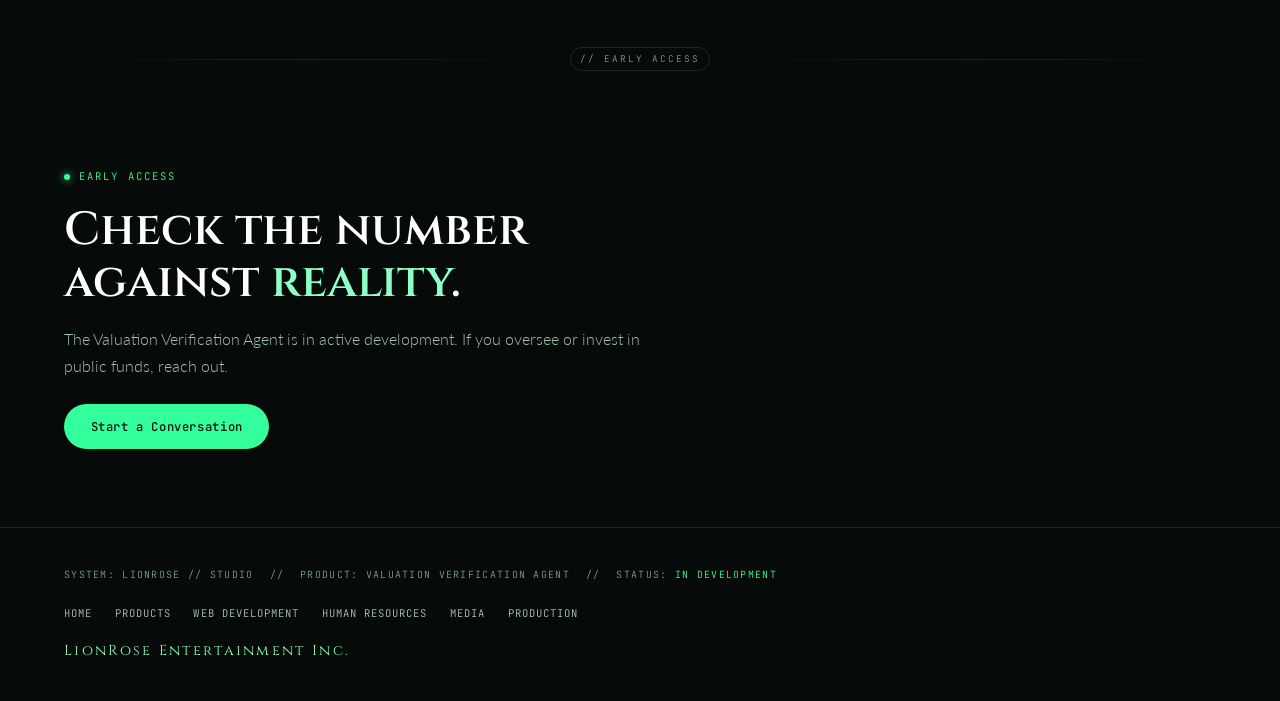
<file: p-valuation-verification-agent.html>
<!DOCTYPE html>
<html lang="en">
<head>
<meta charset="UTF-8" />
<meta name="viewport" content="width=device-width, initial-scale=1.0" />
<title>Valuation Verification Agent | LionRose</title>
<meta name="description" content="The Valuation Verification Agent runs independent tests on whether a public fund's reported value moves like reality, so trustees and investors see the risk they actually hold." />
<link rel="canonical" href="https://lionrose.ai/p-valuation-verification-agent.html" />
<meta property="og:type" content="website" />
<meta property="og:site_name" content="LionRose" />
<meta property="og:title" content="Valuation Verification Agent | LionRose" />
<meta property="og:description" content="The Valuation Verification Agent runs independent tests on whether a public fund's reported value moves like reality, so trustees and investors see the risk they actually hold." />
<meta property="og:url" content="https://lionrose.ai/p-valuation-verification-agent.html" />
<meta property="og:image" content="https://lionrose.ai/products/og-valuation-verification-agent.png" />
<meta name="twitter:card" content="summary_large_image" />
<meta name="twitter:title" content="Valuation Verification Agent | LionRose" />
<meta name="twitter:description" content="The Valuation Verification Agent runs independent tests on whether a public fund's reported value moves like reality, so trustees and investors see the risk they actually hold." />
<meta name="twitter:image" content="https://lionrose.ai/products/og-valuation-verification-agent.png" />
<link href="https://fonts.googleapis.com/css2?family=Cinzel:wght@600;900&family=JetBrains+Mono:wght@400;500;700&family=Lato:wght@300;400;700&display=swap" rel="stylesheet" />
<link rel="stylesheet" href="lionrose-green.css" />
</head>
<body>

<div class="rail" aria-hidden="true">
  <span class="cap top">LIONROSE // STUDIO</span>
  <div class="track"></div><div class="node"></div>
  <span class="cap">34.05N // 118.24W // LA</span>
</div>

<nav>
  <a class="logo" href="index.html">Lion<b>Rose</b></a>
  <ul class="navlinks">
    <li><a href="web.html">Web Dev</a></li>
    <li><a href="hr.html">HR</a></li>
    <li><a href="media.html">Media</a></li>
    <li><a href="production.html">Production</a></li>
    <li class="keep"><a class="navcta" href="index.html#contact">Get in touch</a></li>
  </ul>
</nav>

<section class="hero med" id="hero">
  <canvas data-words="VALUATION,VERIFICATION,RISK,PUBLIC FUNDS,REALITY"></canvas>
  <div class="hero-vig"></div>
  <div class="hero-copy">
    <a class="back" href="index.html#building">&#8592; LionRose</a>
    <span class="eyebrow" style="margin-top:1.2rem;"><i></i>LionRose Studio</span>
    <h1>A tool against volatility laundering.</h1>
    <p class="sub">Independent agents test whether a public fund's reported value moves like reality.</p>
    <div class="hero-btns">
      <a class="btn btn-p" href="mailto:info@lionrose.ai?subject=Valuation%20Verification%20Agent">Start a Conversation</a>
      <a class="btn btn-g" href="index.html#building">All Products</a>
    </div>
  </div>
</section>

<div class="divider"><span class="ln"></span><span class="tag">// Overview</span><span class="ln r"></span></div>
<section id="overview">
  <div class="wrap reveal">
    <div class="pdetail">
      <div class="pshot"><img src="products/valuation-verification-agent.svg" alt="Valuation Verification Agent preview" /></div>
      <div class="pinfo">
        <span class="k"><i></i>Valuation Verification Agent &middot; In Development</span>
        <h2 class="title">See the risk you <span class='g'>actually hold</span>.</h2>
        <p class="lede">Some public funds report values that look far smoother than the assets behind them. The Valuation Verification Agent runs independent tests on whether a fund's reported value moves the way reality does.</p>
        <p class="lede" style="margin-top:1rem;">It gives trustees and investors a plain read on understated risk, so the number on the statement can be checked against the market it claims to reflect.</p>
      </div>
    </div>
  </div>
</section>

<div class="divider"><span class="ln"></span><span class="tag">// What It Does</span><span class="ln r"></span></div>
<section id="does">
  <div class="wrap reveal">
    <div class="cards">
      <div class="card"><h3 class="dc">Independent agents</h3><p>Testing that does not rely on the fund's own math.</p></div>
      <div class="card"><h3 class="dc">Reality check</h3><p>Compares reported value against how markets actually move.</p></div>
      <div class="card"><h3 class="dc">Understated risk, surfaced</h3><p>Shows exposure that smooth reporting can hide.</p></div>
      <div class="card"><h3 class="dc">For trustees and investors</h3><p>Built for the people accountable for the money.</p></div>
    </div>
  </div>
</section>

<div class="divider"><span class="ln"></span><span class="tag">// Early Access</span><span class="ln r"></span></div>
<section id="cta">
  <div class="wrap reveal">
    <span class="k"><i></i>Early Access</span>
    <h2 class="title">Check the number against <span class='g'>reality</span>.</h2>
    <p class="lede">The Valuation Verification Agent is in active development. If you oversee or invest in public funds, reach out.</p>
    <div style="margin-top:2rem;"><a class="btn btn-p" href="mailto:info@lionrose.ai?subject=Valuation%20Verification%20Agent">Start a Conversation</a></div>
  </div>
</section>

<footer>
  <div class="status"><span>SYSTEM: LIONROSE // STUDIO</span><span>//</span><span>PRODUCT: Valuation Verification Agent</span><span>//</span><span>STATUS: <span class="on">In Development</span></span></div>
  <div class="fnav"><a href="index.html">Home</a><a href="index.html#building">Products</a><a href="web.html">Web Development</a><a href="hr.html">Human Resources</a><a href="media.html">Media</a><a href="production.html">Production</a></div>
  <div class="fname">LionRose Entertainment Inc.</div>
</footer>

<script src="lionrose-green.js"></script>
</body>
</html>
</file>
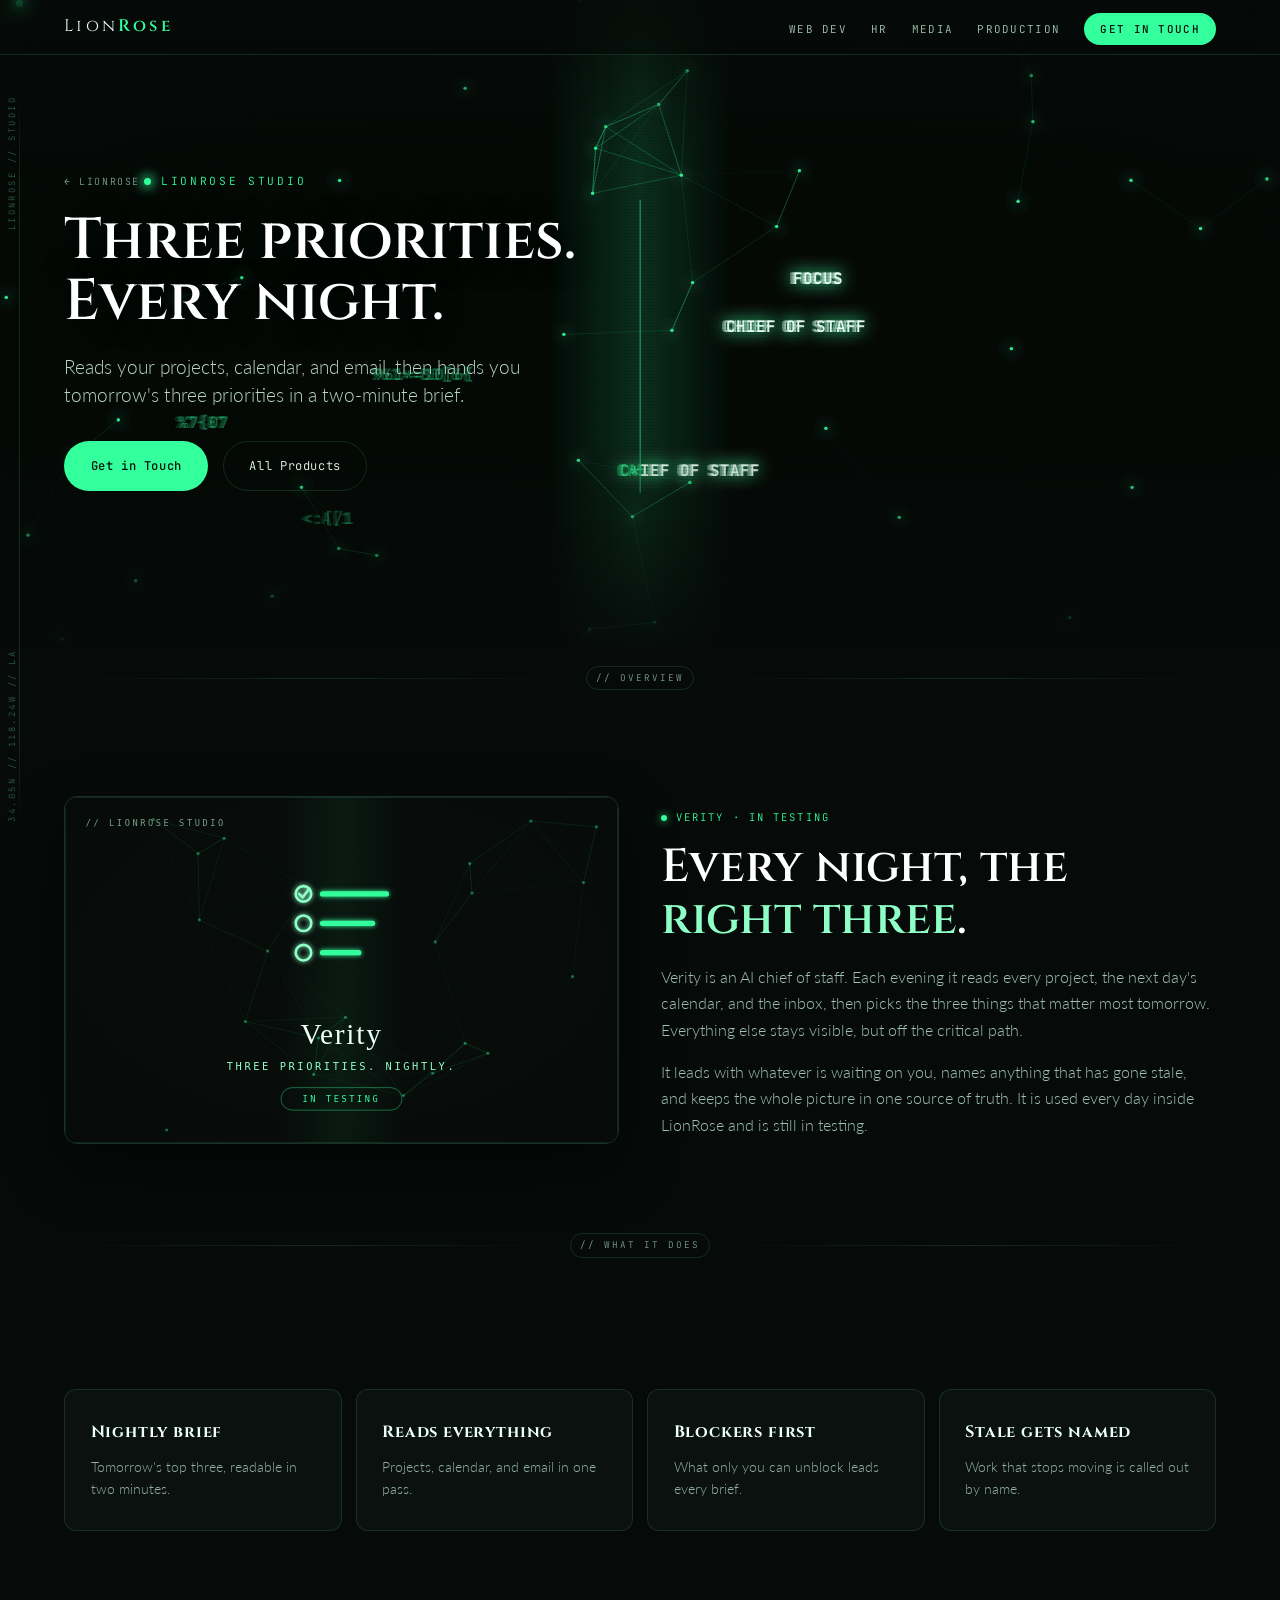
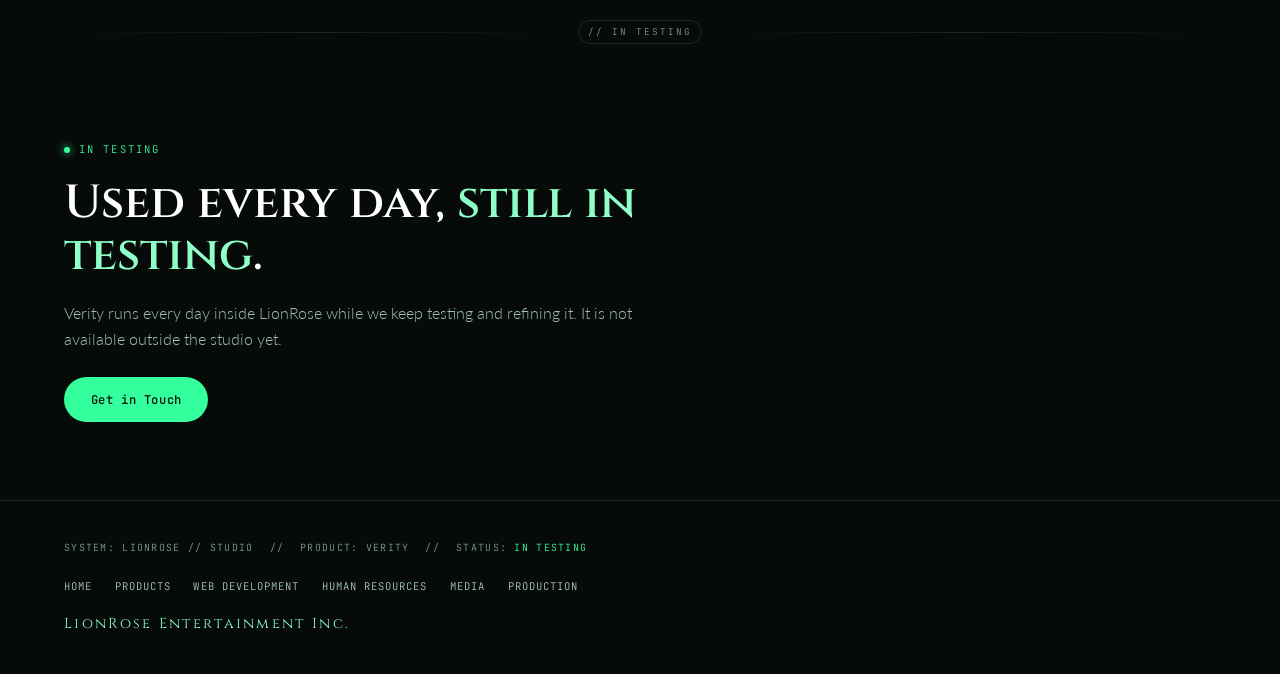
<file: p-verity.html>
<!DOCTYPE html>
<html lang="en">
<head>
<meta charset="UTF-8" />
<meta name="viewport" content="width=device-width, initial-scale=1.0" />
<title>Verity | LionRose</title>
<meta name="description" content="Verity is an AI chief of staff that reads your projects, calendar, and email, then delivers a two-minute brief with tomorrow's three priorities. Used every day at LionRose and still in testing." />
<link rel="canonical" href="https://lionrose.ai/p-verity.html" />
<meta property="og:type" content="website" />
<meta property="og:site_name" content="LionRose" />
<meta property="og:title" content="Verity | LionRose" />
<meta property="og:description" content="Verity is an AI chief of staff that reads your projects, calendar, and email, then delivers a two-minute brief with tomorrow's three priorities. Used every day at LionRose and still in testing." />
<meta property="og:url" content="https://lionrose.ai/p-verity.html" />
<meta property="og:image" content="https://lionrose.ai/products/og-verity.png" />
<meta name="twitter:card" content="summary_large_image" />
<meta name="twitter:title" content="Verity | LionRose" />
<meta name="twitter:description" content="Verity is an AI chief of staff that reads your projects, calendar, and email, then delivers a two-minute brief with tomorrow's three priorities. Used every day at LionRose and still in testing." />
<meta name="twitter:image" content="https://lionrose.ai/products/og-verity.png" />
<link href="https://fonts.googleapis.com/css2?family=Cinzel:wght@600;900&family=JetBrains+Mono:wght@400;500;700&family=Lato:wght@300;400;700&display=swap" rel="stylesheet" />
<link rel="stylesheet" href="lionrose-green.css" />
</head>
<body>

<div class="rail" aria-hidden="true">
  <span class="cap top">LIONROSE // STUDIO</span>
  <div class="track"></div><div class="node"></div>
  <span class="cap">34.05N // 118.24W // LA</span>
</div>

<nav>
  <a class="logo" href="index.html">Lion<b>Rose</b></a>
  <ul class="navlinks">
    <li><a href="web.html">Web Dev</a></li>
    <li><a href="hr.html">HR</a></li>
    <li><a href="media.html">Media</a></li>
    <li><a href="production.html">Production</a></li>
    <li class="keep"><a class="navcta" href="index.html#contact">Get in touch</a></li>
  </ul>
</nav>

<section class="hero med" id="hero">
  <canvas data-words="VERITY,CHIEF OF STAFF,PRIORITIES,BRIEF,FOCUS"></canvas>
  <div class="hero-vig"></div>
  <div class="hero-copy">
    <a class="back" href="index.html#building">&#8592; LionRose</a>
    <span class="eyebrow" style="margin-top:1.2rem;"><i></i>LionRose Studio</span>
    <h1>Three priorities. Every night.</h1>
    <p class="sub">Reads your projects, calendar, and email, then hands you tomorrow's three priorities in a two-minute brief.</p>
    <div class="hero-btns">
      <a class="btn btn-p" href="mailto:info@lionrose.ai?subject=Verity">Get in Touch</a>
      <a class="btn btn-g" href="index.html#building">All Products</a>
    </div>
  </div>
</section>

<div class="divider"><span class="ln"></span><span class="tag">// Overview</span><span class="ln r"></span></div>
<section id="overview">
  <div class="wrap reveal">
    <div class="pdetail">
      <div class="pshot"><img src="products/verity.svg" alt="Verity preview" /></div>
      <div class="pinfo">
        <span class="k"><i></i>Verity &middot; In Testing</span>
        <h2 class="title">Every night, the <span class='g'>right three</span>.</h2>
        <p class="lede">Verity is an AI chief of staff. Each evening it reads every project, the next day's calendar, and the inbox, then picks the three things that matter most tomorrow. Everything else stays visible, but off the critical path.</p>
        <p class="lede" style="margin-top:1rem;">It leads with whatever is waiting on you, names anything that has gone stale, and keeps the whole picture in one source of truth. It is used every day inside LionRose and is still in testing.</p>
      </div>
    </div>
  </div>
</section>

<div class="divider"><span class="ln"></span><span class="tag">// What It Does</span><span class="ln r"></span></div>
<section id="does">
  <div class="wrap reveal">
    <div class="cards">
      <div class="card"><h3 class="dc">Nightly brief</h3><p>Tomorrow's top three, readable in two minutes.</p></div>
      <div class="card"><h3 class="dc">Reads everything</h3><p>Projects, calendar, and email in one pass.</p></div>
      <div class="card"><h3 class="dc">Blockers first</h3><p>What only you can unblock leads every brief.</p></div>
      <div class="card"><h3 class="dc">Stale gets named</h3><p>Work that stops moving is called out by name.</p></div>
    </div>
  </div>
</section>

<div class="divider"><span class="ln"></span><span class="tag">// In Testing</span><span class="ln r"></span></div>
<section id="cta">
  <div class="wrap reveal">
    <span class="k"><i></i>In Testing</span>
    <h2 class="title">Used every day, <span class='g'>still in testing</span>.</h2>
    <p class="lede">Verity runs every day inside LionRose while we keep testing and refining it. It is not available outside the studio yet.</p>
    <div style="margin-top:2rem;"><a class="btn btn-p" href="mailto:info@lionrose.ai?subject=Verity">Get in Touch</a></div>
  </div>
</section>

<footer>
  <div class="status"><span>SYSTEM: LIONROSE // STUDIO</span><span>//</span><span>PRODUCT: Verity</span><span>//</span><span>STATUS: <span class="on">In Testing</span></span></div>
  <div class="fnav"><a href="index.html">Home</a><a href="index.html#building">Products</a><a href="web.html">Web Development</a><a href="hr.html">Human Resources</a><a href="media.html">Media</a><a href="production.html">Production</a></div>
  <div class="fname">LionRose Entertainment Inc.</div>
</footer>

<script src="lionrose-green.js"></script>
</body>
</html>
</file>
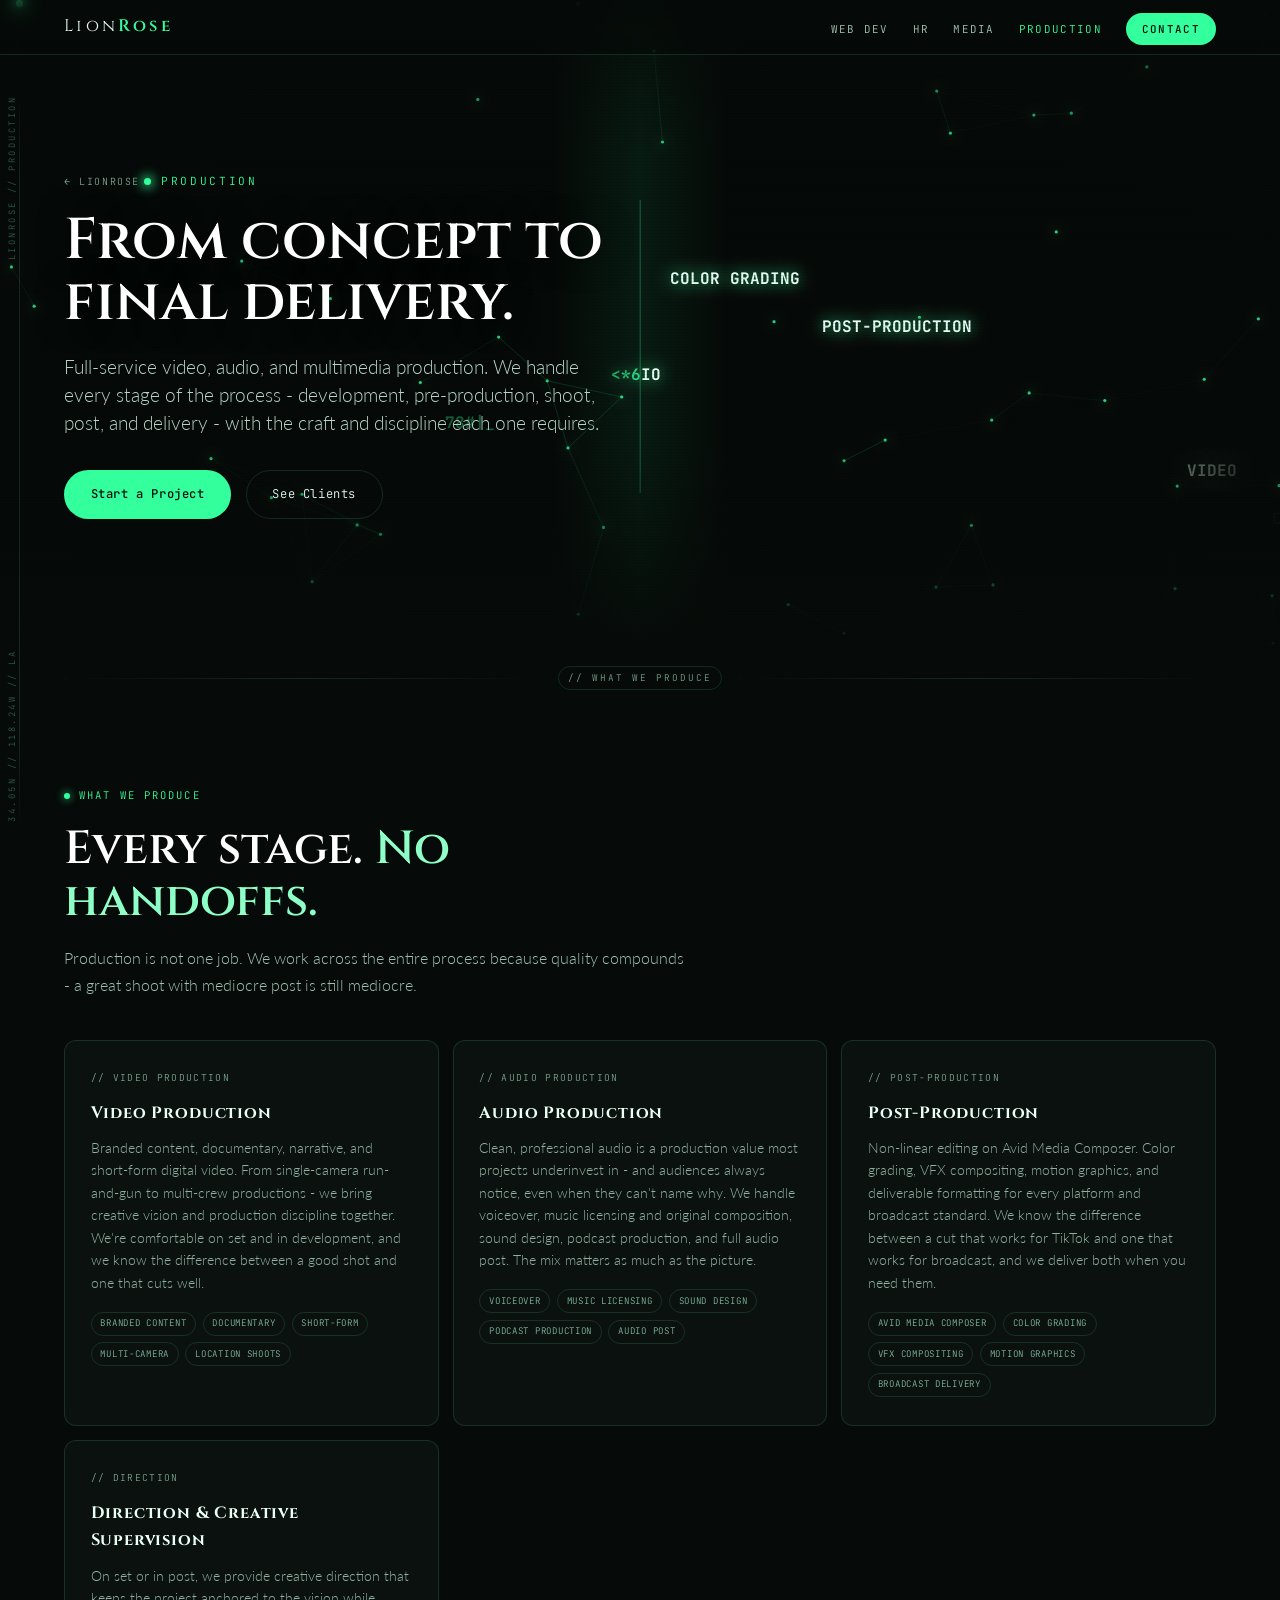
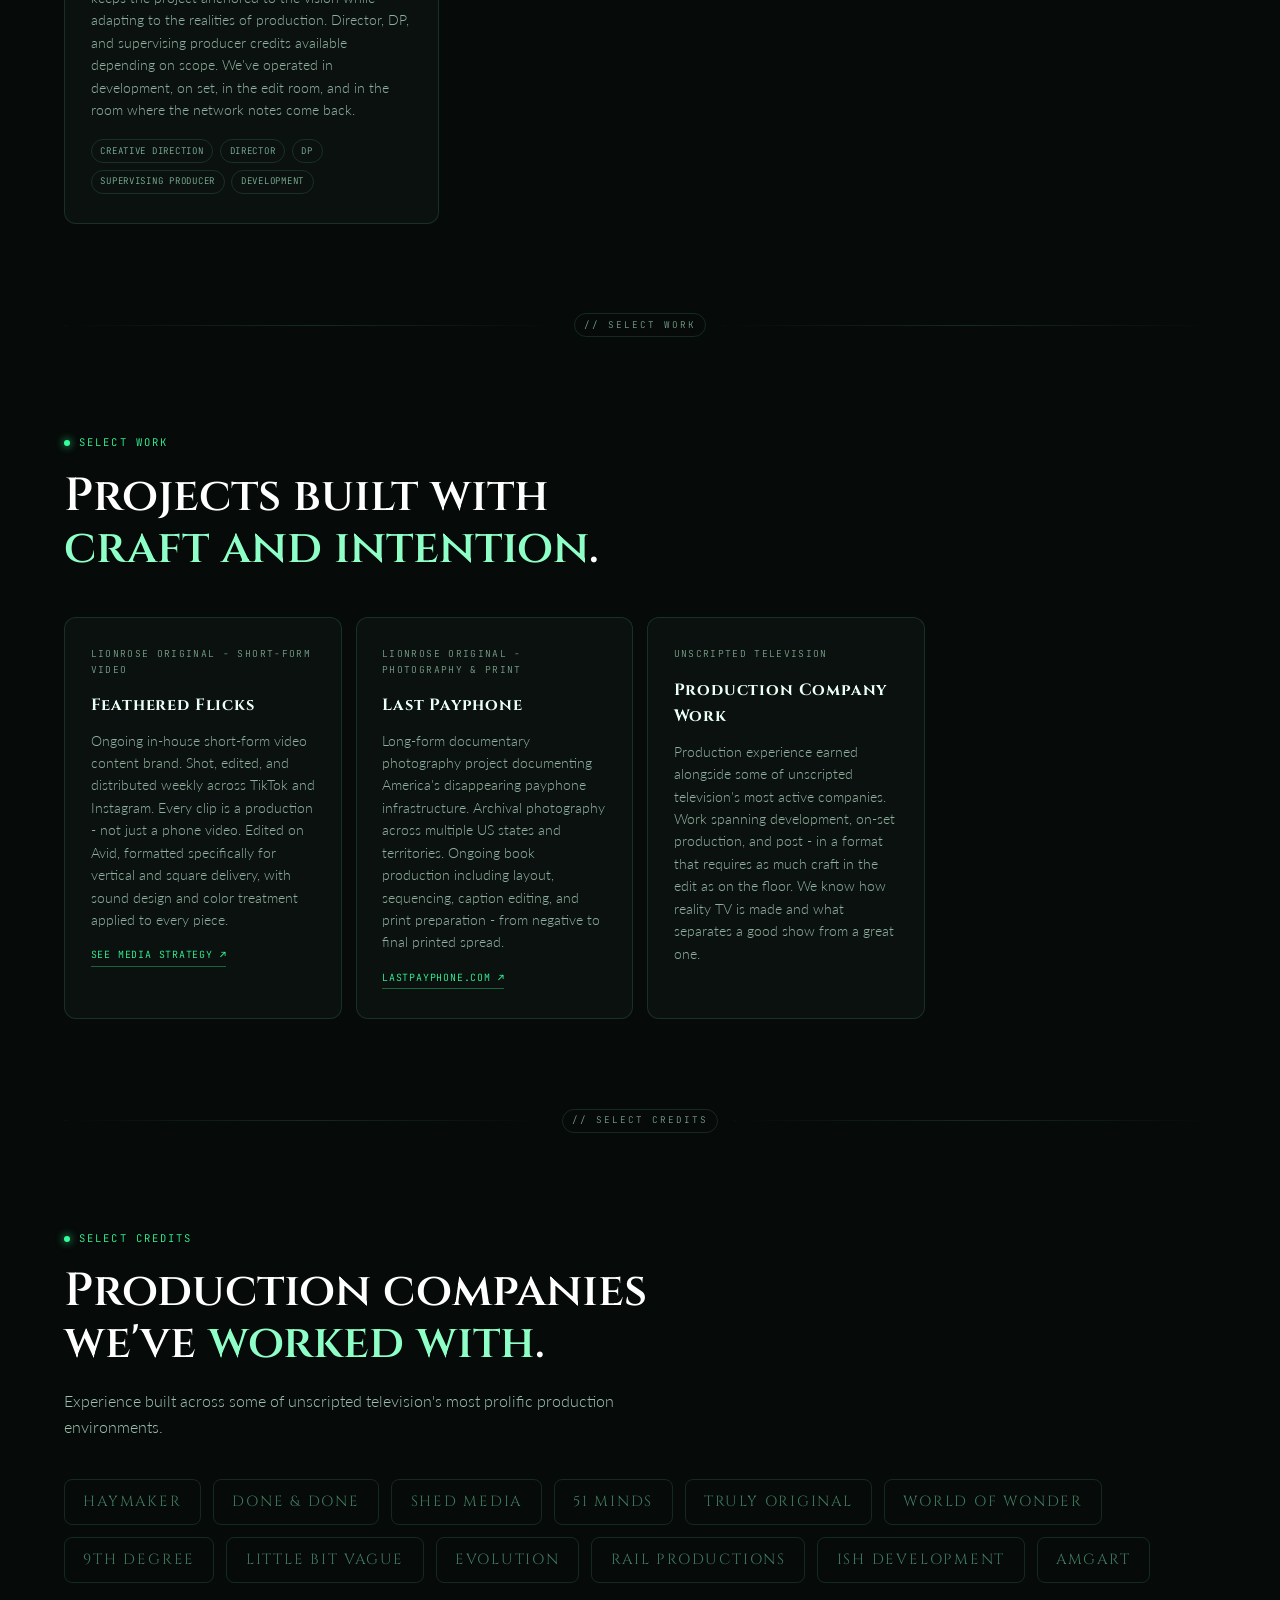
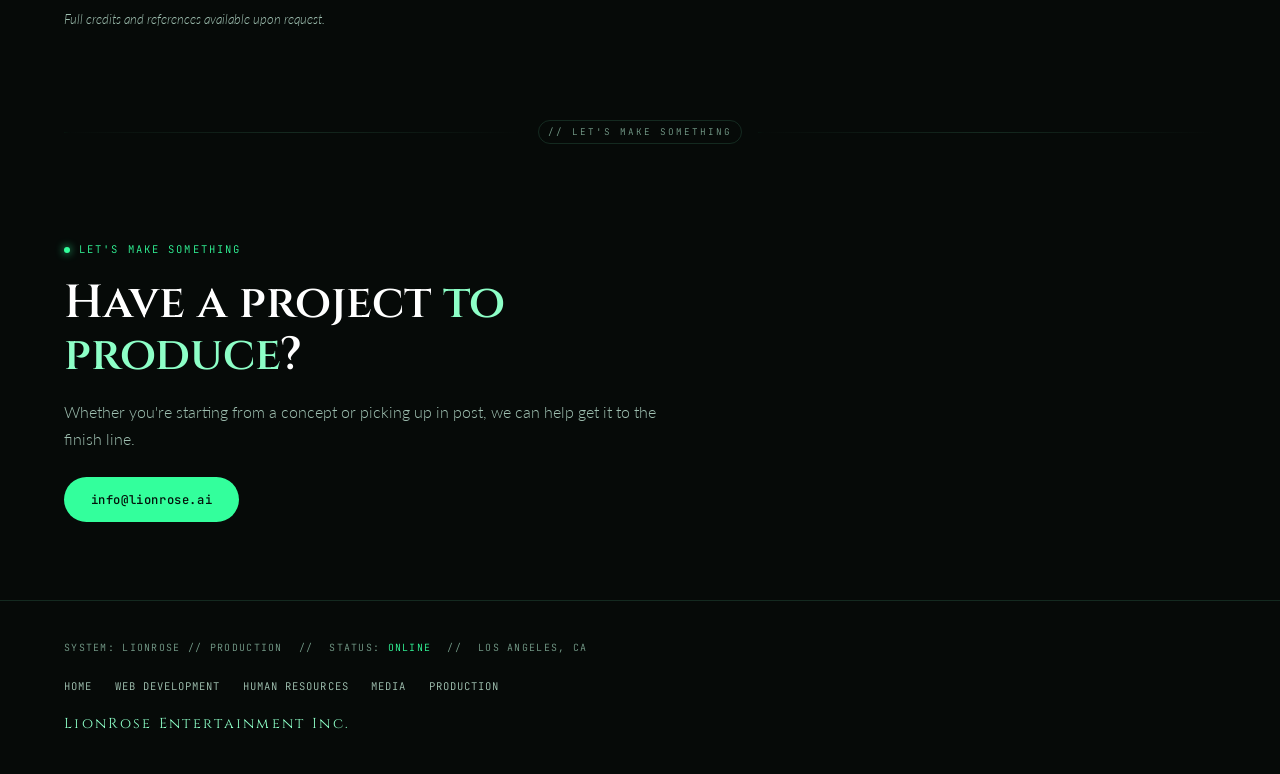
<file: production.html>
<!DOCTYPE html>
<html lang="en">
<head>
<meta charset="UTF-8" />
<meta name="viewport" content="width=device-width, initial-scale=1.0" />
<title>Production | LionRose</title>
<!-- SEO -->
<meta name="description" content="Full-service video, audio, and multimedia production from concept to final delivery, by LionRose." />
<link rel="canonical" href="https://lionrose.ai/production.html" />
<meta property="og:type" content="website" />
<meta property="og:site_name" content="LionRose" />
<meta property="og:title" content="Production | LionRose" />
<meta property="og:description" content="Full-service video, audio, and multimedia production from concept to final delivery, by LionRose." />
<meta property="og:url" content="https://lionrose.ai/production.html" />
<meta property="og:image" content="https://lionrose.ai/products/og-default.png" />
<meta name="twitter:card" content="summary_large_image" />
<meta name="twitter:title" content="Production | LionRose" />
<meta name="twitter:description" content="Full-service video, audio, and multimedia production from concept to final delivery, by LionRose." />
<meta name="twitter:image" content="https://lionrose.ai/products/og-default.png" />
<link href="https://fonts.googleapis.com/css2?family=Cinzel:wght@600;900&family=JetBrains+Mono:wght@400;500;700&family=Lato:wght@300;400;700&display=swap" rel="stylesheet" />
<link rel="stylesheet" href="lionrose-green.css" />
</head>
<body>


<div class="rail" aria-hidden="true">
  <span class="cap top">LIONROSE // PRODUCTION</span>
  <div class="track"></div><div class="node"></div>
  <span class="cap">34.05N // 118.24W // LA</span>
</div>

<nav>
  <a class="logo" href="index.html">Lion<b>Rose</b></a>
  <ul class="navlinks">
    <li><a href="web.html">Web Dev</a></li>
    <li><a href="hr.html">HR</a></li>
    <li><a href="media.html">Media</a></li>
    <li><a href="production.html" class="active">Production</a></li>
    <li class="keep"><a class="navcta" href="index.html#contact">Contact</a></li>
  </ul>
</nav>

<section class="hero med" id="hero">
  <canvas data-words="VIDEO,AUDIO,POST-PRODUCTION,DIRECTION,COLOR GRADING,SOUND DESIGN"></canvas>
  <div class="hero-vig"></div>
  <div class="hero-copy">
    <a class="back" href="index.html">&#8592; LionRose</a>
    <span class="eyebrow" style="margin-top:1.2rem;"><i></i>Production</span>
    <h1>From concept to final delivery.</h1>
    <p class="sub">Full-service video, audio, and multimedia production. We handle every stage of the process - development, pre-production, shoot, post, and delivery - with the craft and discipline each one requires.</p>
    <div class="hero-btns">
      <a class="btn btn-p" href="mailto:info@lionrose.ai">Start a Project</a>
      <a class="btn btn-g" href="index.html#clients">See Clients</a>
    </div>
  </div>
</section>

<div class="divider"><span class="ln"></span><span class="tag">// What We Produce</span><span class="ln r"></span></div>
<section id="svc">
  <div class="wrap reveal">
    <span class="k"><i></i>What We Produce</span>
    <h2 class="title">Every stage. <span class="g">No handoffs.</span></h2>
    <p class="lede">Production is not one job. We work across the entire process because quality compounds - a great shoot with mediocre post is still mediocre.</p>
    <div class="cards wide">
      <div class="card"><div class="ml">// video production</div><h3 class="dc">Video Production</h3><p>Branded content, documentary, narrative, and short-form digital video. From single-camera run-and-gun to multi-crew productions - we bring creative vision and production discipline together. We're comfortable on set and in development, and we know the difference between a good shot and one that cuts well.</p><div class="tags"><span class="tag">Branded Content</span><span class="tag">Documentary</span><span class="tag">Short-Form</span><span class="tag">Multi-Camera</span><span class="tag">Location Shoots</span></div></div>
      <div class="card"><div class="ml">// audio production</div><h3 class="dc">Audio Production</h3><p>Clean, professional audio is a production value most projects underinvest in - and audiences always notice, even when they can't name why. We handle voiceover, music licensing and original composition, sound design, podcast production, and full audio post. The mix matters as much as the picture.</p><div class="tags"><span class="tag">Voiceover</span><span class="tag">Music Licensing</span><span class="tag">Sound Design</span><span class="tag">Podcast Production</span><span class="tag">Audio Post</span></div></div>
      <div class="card"><div class="ml">// post-production</div><h3 class="dc">Post-Production</h3><p>Non-linear editing on Avid Media Composer. Color grading, VFX compositing, motion graphics, and deliverable formatting for every platform and broadcast standard. We know the difference between a cut that works for TikTok and one that works for broadcast, and we deliver both when you need them.</p><div class="tags"><span class="tag">Avid Media Composer</span><span class="tag">Color Grading</span><span class="tag">VFX Compositing</span><span class="tag">Motion Graphics</span><span class="tag">Broadcast Delivery</span></div></div>
      <div class="card"><div class="ml">// direction</div><h3 class="dc">Direction &amp; Creative Supervision</h3><p>On set or in post, we provide creative direction that keeps the project anchored to the vision while adapting to the realities of production. Director, DP, and supervising producer credits available depending on scope. We've operated in development, on set, in the edit room, and in the room where the network notes come back.</p><div class="tags"><span class="tag">Creative Direction</span><span class="tag">Director</span><span class="tag">DP</span><span class="tag">Supervising Producer</span><span class="tag">Development</span></div></div>
    </div>
  </div>
</section>

<div class="divider"><span class="ln"></span><span class="tag">// Select Work</span><span class="ln r"></span></div>
<section id="work">
  <div class="wrap reveal">
    <span class="k"><i></i>Select Work</span>
    <h2 class="title">Projects built with <span class="g">craft and intention</span>.</h2>
    <div class="cards">
      <div class="card"><div class="ml">LionRose Original - Short-Form Video</div><h3 class="dc">Feathered Flicks</h3><p>Ongoing in-house short-form video content brand. Shot, edited, and distributed weekly across TikTok and Instagram. Every clip is a production - not just a phone video. Edited on Avid, formatted specifically for vertical and square delivery, with sound design and color treatment applied to every piece.</p><a class="golink" href="media.html">See Media Strategy &#8599;</a></div>
      <div class="card"><div class="ml">LionRose Original - Photography &amp; Print</div><h3 class="dc">Last Payphone</h3><p>Long-form documentary photography project documenting America's disappearing payphone infrastructure. Archival photography across multiple US states and territories. Ongoing book production including layout, sequencing, caption editing, and print preparation - from negative to final printed spread.</p><a class="golink" href="https://lastpayphone.com" target="_blank" rel="noopener">lastpayphone.com &#8599;</a></div>
      <div class="card"><div class="ml">Unscripted Television</div><h3 class="dc">Production Company Work</h3><p>Production experience earned alongside some of unscripted television's most active companies. Work spanning development, on-set production, and post - in a format that requires as much craft in the edit as on the floor. We know how reality TV is made and what separates a good show from a great one.</p></div>
    </div>
  </div>
</section>

<div class="divider"><span class="ln"></span><span class="tag">// Select Credits</span><span class="ln r"></span></div>
<section id="credits">
  <div class="wrap reveal">
    <span class="k"><i></i>Select Credits</span>
    <h2 class="title">Production companies we've <span class="g">worked with</span>.</h2>
    <p class="lede">Experience built across some of unscripted television's most prolific production environments.</p>
    <div class="clients">
      <span class="client dc" data-domain="haymakertv.com">Haymaker</span>
      <span class="client dc">Done &amp; Done</span>
      <span class="client dc" data-domain="shedmedia.com">Shed Media</span>
      <span class="client dc" data-domain="51minds.com">51 Minds</span>
      <span class="client dc" data-domain="trulyoriginal.com">Truly Original</span>
      <span class="client dc" data-domain="worldofwonder.net">World of Wonder</span>
      <span class="client dc">9th Degree</span>
      <span class="client dc">Little Bit Vague</span>
      <span class="client dc" data-domain="evolutionusa.com">Evolution</span>
      <span class="client dc" data-domain="railproductions.com">Rail Productions</span>
      <span class="client dc" data-domain="ishentertainment.com">ISH Development</span>
      <span class="client dc" data-domain="amgart.com">AMGart</span>
    </div>
    <p class="lede" style="margin-top:1.6rem;font-size:0.82rem;font-style:italic;">Full credits and references available upon request.</p>
  </div>
</section>

<div class="divider"><span class="ln"></span><span class="tag">// Let's Make Something</span><span class="ln r"></span></div>
<section id="cta">
  <div class="wrap reveal">
    <span class="k"><i></i>Let's Make Something</span>
    <h2 class="title">Have a project <span class="g">to produce</span>?</h2>
    <p class="lede">Whether you're starting from a concept or picking up in post, we can help get it to the finish line.</p>
    <div style="margin-top:2rem;"><a class="btn btn-p" href="mailto:info@lionrose.ai">info@lionrose.ai</a></div>
  </div>
</section>

<footer>
  <div class="status"><span>SYSTEM: LIONROSE // PRODUCTION</span><span>//</span><span>STATUS: <span class="on">ONLINE</span></span><span>//</span><span>LOS ANGELES, CA</span></div>
  <div class="fnav"><a href="index.html">Home</a><a href="web.html">Web Development</a><a href="hr.html">Human Resources</a><a href="media.html">Media</a><a href="production.html">Production</a></div>
  <div class="fname">LionRose Entertainment Inc.</div>
</footer>

<script src="lionrose-green.js"></script>
</body>
</html>
</file>
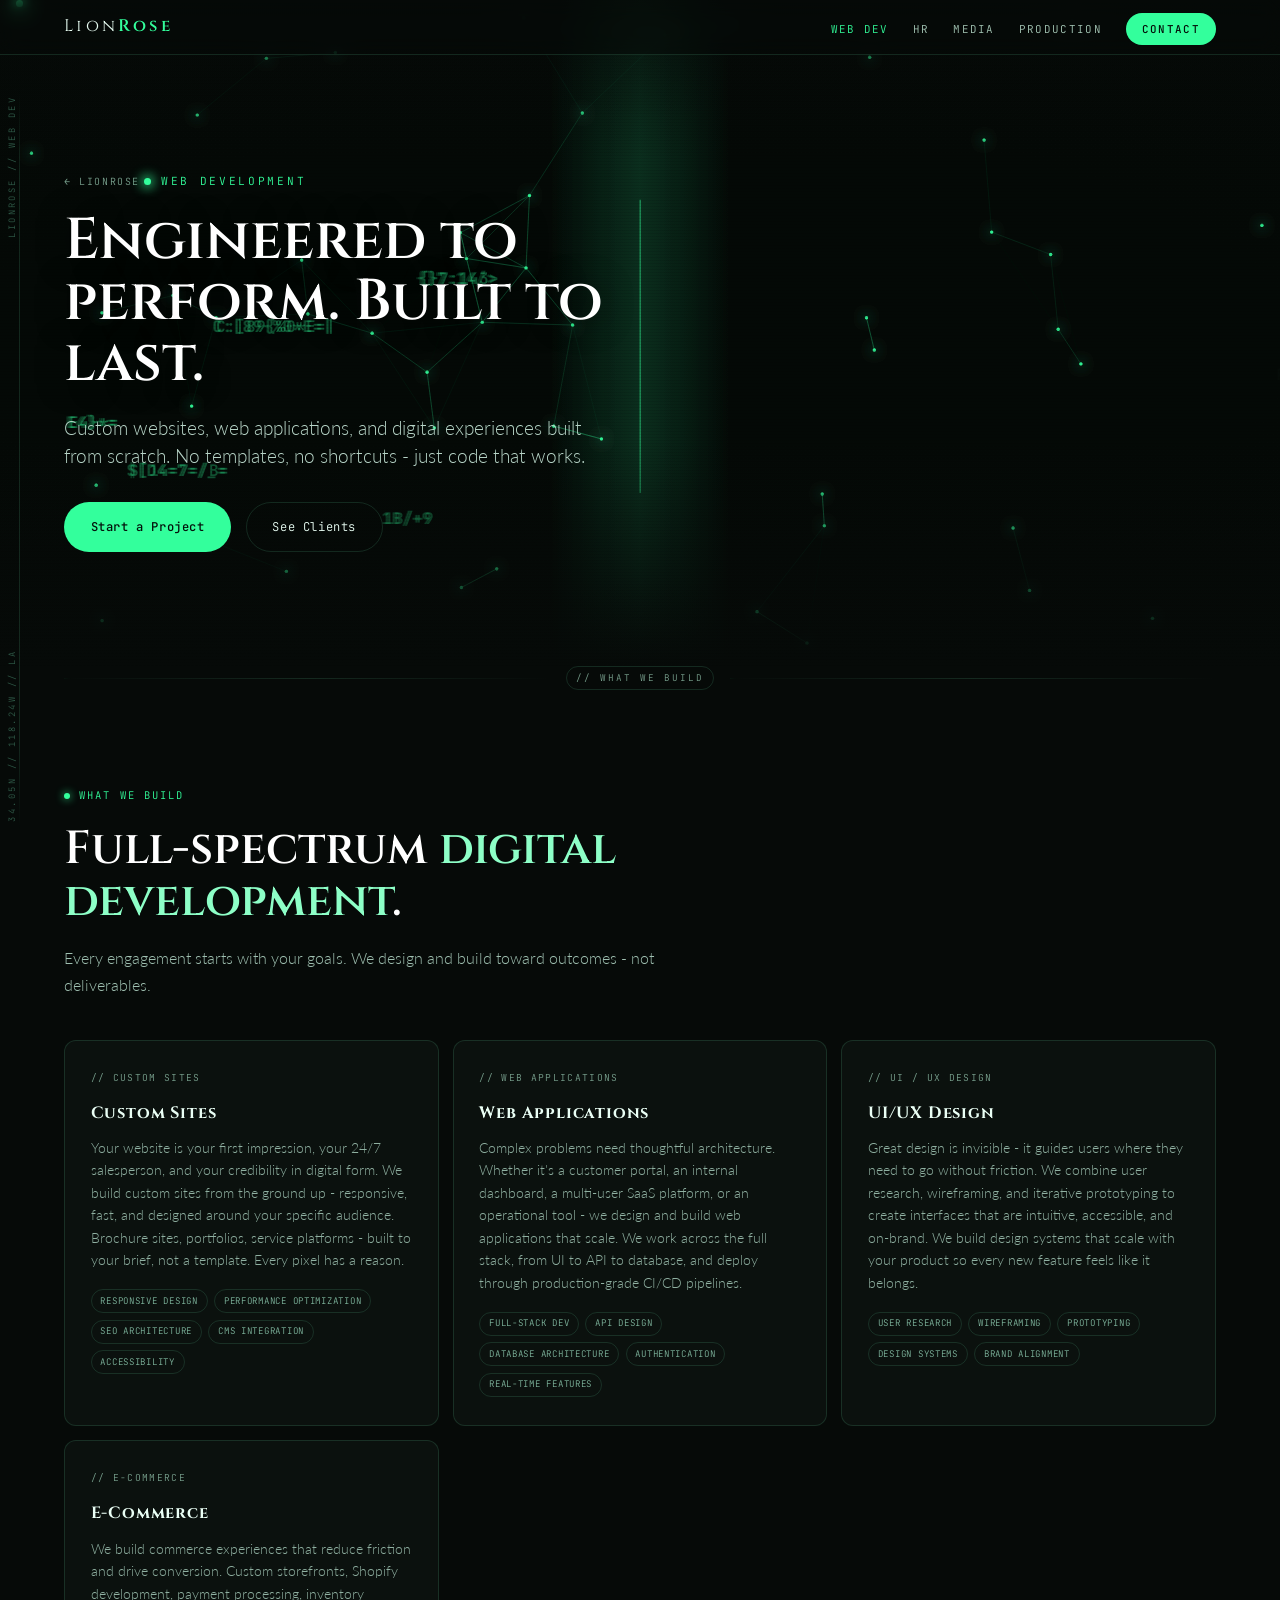
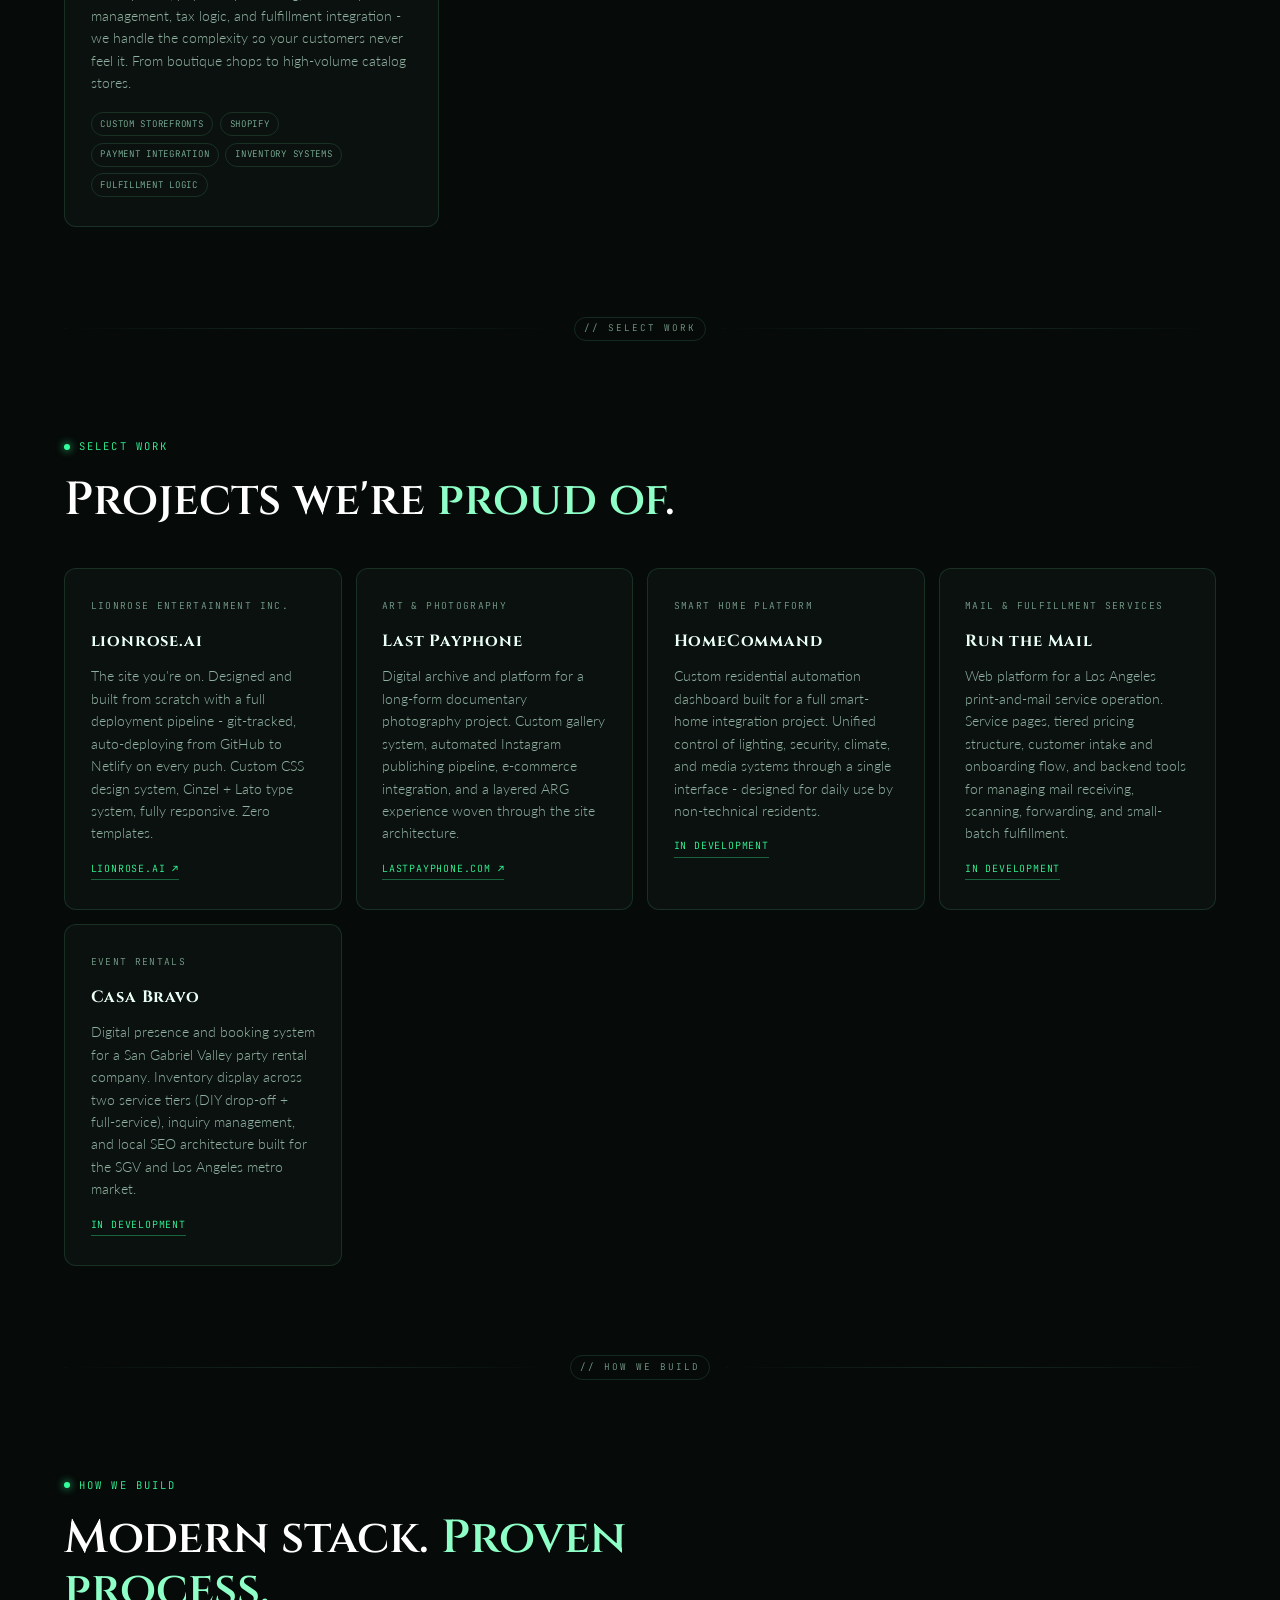
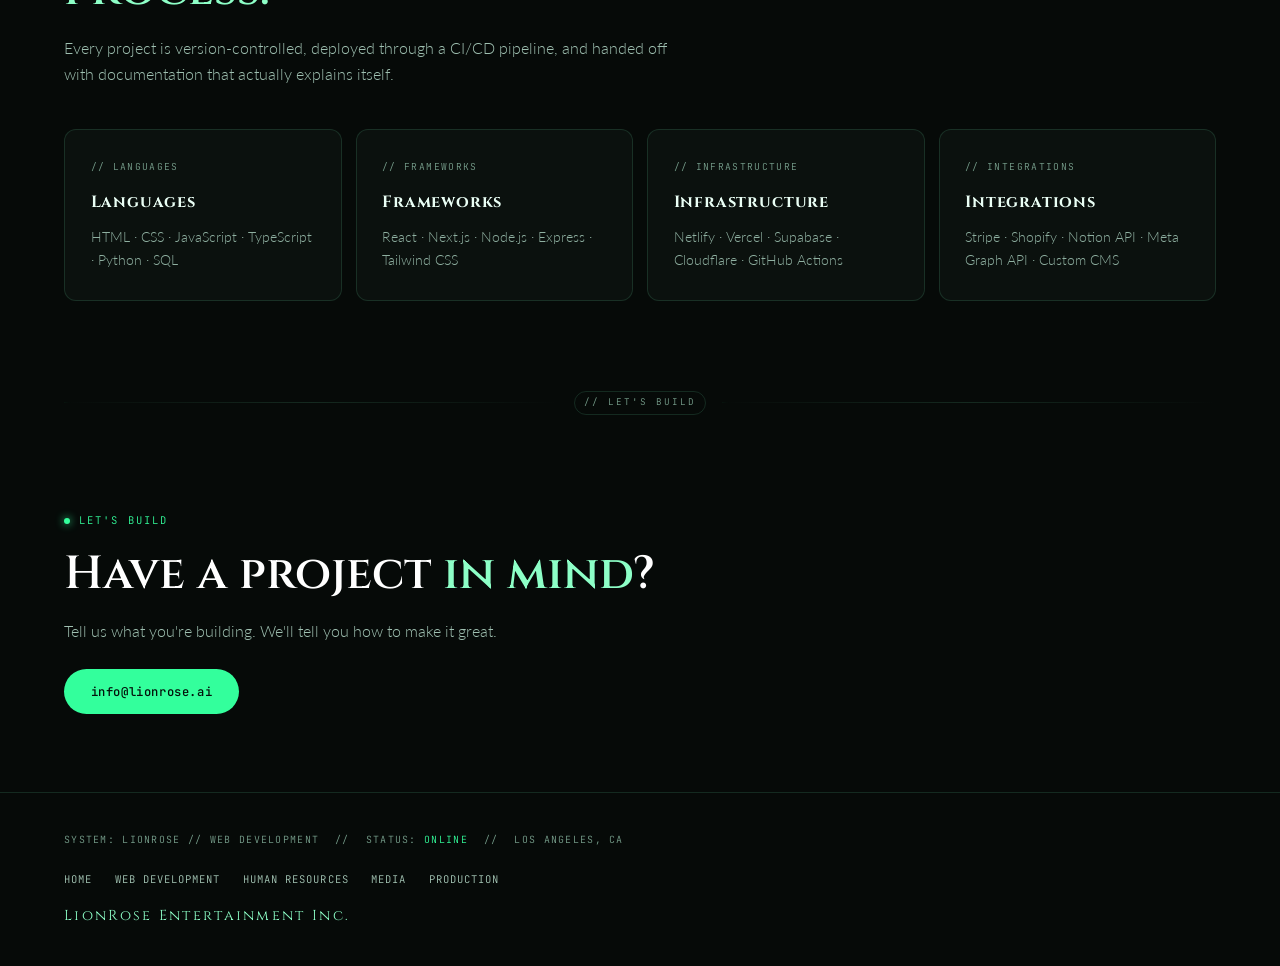
<file: web.html>
<!DOCTYPE html>
<html lang="en">
<head>
<meta charset="UTF-8" />
<meta name="viewport" content="width=device-width, initial-scale=1.0" />
<title>Web Development | LionRose</title>
<!-- SEO -->
<meta name="description" content="Custom websites, web applications, and digital experiences engineered to perform and built to scale. Web development from LionRose in Los Angeles." />
<link rel="canonical" href="https://lionrose.ai/web.html" />
<meta property="og:type" content="website" />
<meta property="og:site_name" content="LionRose" />
<meta property="og:title" content="Web Development | LionRose" />
<meta property="og:description" content="Custom websites, web applications, and digital experiences engineered to perform and built to scale. Web development from LionRose in Los Angeles." />
<meta property="og:url" content="https://lionrose.ai/web.html" />
<meta property="og:image" content="https://lionrose.ai/products/og-default.png" />
<meta name="twitter:card" content="summary_large_image" />
<meta name="twitter:title" content="Web Development | LionRose" />
<meta name="twitter:description" content="Custom websites, web applications, and digital experiences engineered to perform and built to scale. Web development from LionRose in Los Angeles." />
<meta name="twitter:image" content="https://lionrose.ai/products/og-default.png" />
<link href="https://fonts.googleapis.com/css2?family=Cinzel:wght@600;900&family=JetBrains+Mono:wght@400;500;700&family=Lato:wght@300;400;700&display=swap" rel="stylesheet" />
<link rel="stylesheet" href="lionrose-green.css" />
</head>
<body>


<div class="rail" aria-hidden="true">
  <span class="cap top">LIONROSE // WEB DEV</span>
  <div class="track"></div><div class="node"></div>
  <span class="cap">34.05N // 118.24W // LA</span>
</div>

<nav>
  <a class="logo" href="index.html">Lion<b>Rose</b></a>
  <ul class="navlinks">
    <li><a href="web.html" class="active">Web Dev</a></li>
    <li><a href="hr.html">HR</a></li>
    <li><a href="media.html">Media</a></li>
    <li><a href="production.html">Production</a></li>
    <li class="keep"><a class="navcta" href="index.html#contact">Contact</a></li>
  </ul>
</nav>

<section class="hero med" id="hero">
  <canvas data-words="CUSTOM SITES,WEB APPS,UI/UX,E-COMMERCE,API DESIGN,PERFORMANCE"></canvas>
  <div class="hero-vig"></div>
  <div class="hero-copy">
    <a class="back" href="index.html">&#8592; LionRose</a>
    <span class="eyebrow" style="margin-top:1.2rem;"><i></i>Web Development</span>
    <h1>Engineered to perform. Built to last.</h1>
    <p class="sub">Custom websites, web applications, and digital experiences built from scratch. No templates, no shortcuts - just code that works.</p>
    <div class="hero-btns">
      <a class="btn btn-p" href="mailto:info@lionrose.ai">Start a Project</a>
      <a class="btn btn-g" href="index.html#clients">See Clients</a>
    </div>
  </div>
</section>

<div class="divider"><span class="ln"></span><span class="tag">// What We Build</span><span class="ln r"></span></div>
<section id="build">
  <div class="wrap reveal">
    <span class="k"><i></i>What We Build</span>
    <h2 class="title">Full-spectrum <span class="g">digital development</span>.</h2>
    <p class="lede">Every engagement starts with your goals. We design and build toward outcomes - not deliverables.</p>
    <div class="cards wide">
      <div class="card"><div class="ml">// custom sites</div><h3 class="dc">Custom Sites</h3><p>Your website is your first impression, your 24/7 salesperson, and your credibility in digital form. We build custom sites from the ground up - responsive, fast, and designed around your specific audience. Brochure sites, portfolios, service platforms - built to your brief, not a template. Every pixel has a reason.</p><div class="tags"><span class="tag">Responsive Design</span><span class="tag">Performance Optimization</span><span class="tag">SEO Architecture</span><span class="tag">CMS Integration</span><span class="tag">Accessibility</span></div></div>
      <div class="card"><div class="ml">// web applications</div><h3 class="dc">Web Applications</h3><p>Complex problems need thoughtful architecture. Whether it's a customer portal, an internal dashboard, a multi-user SaaS platform, or an operational tool - we design and build web applications that scale. We work across the full stack, from UI to API to database, and deploy through production-grade CI/CD pipelines.</p><div class="tags"><span class="tag">Full-Stack Dev</span><span class="tag">API Design</span><span class="tag">Database Architecture</span><span class="tag">Authentication</span><span class="tag">Real-Time Features</span></div></div>
      <div class="card"><div class="ml">// ui / ux design</div><h3 class="dc">UI/UX Design</h3><p>Great design is invisible - it guides users where they need to go without friction. We combine user research, wireframing, and iterative prototyping to create interfaces that are intuitive, accessible, and on-brand. We build design systems that scale with your product so every new feature feels like it belongs.</p><div class="tags"><span class="tag">User Research</span><span class="tag">Wireframing</span><span class="tag">Prototyping</span><span class="tag">Design Systems</span><span class="tag">Brand Alignment</span></div></div>
      <div class="card"><div class="ml">// e-commerce</div><h3 class="dc">E-Commerce</h3><p>We build commerce experiences that reduce friction and drive conversion. Custom storefronts, Shopify development, payment processing, inventory management, tax logic, and fulfillment integration - we handle the complexity so your customers never feel it. From boutique shops to high-volume catalog stores.</p><div class="tags"><span class="tag">Custom Storefronts</span><span class="tag">Shopify</span><span class="tag">Payment Integration</span><span class="tag">Inventory Systems</span><span class="tag">Fulfillment Logic</span></div></div>
    </div>
  </div>
</section>

<div class="divider"><span class="ln"></span><span class="tag">// Select Work</span><span class="ln r"></span></div>
<section id="work">
  <div class="wrap reveal">
    <span class="k"><i></i>Select Work</span>
    <h2 class="title">Projects we're <span class="g">proud of</span>.</h2>
    <div class="cards">
      <div class="card"><div class="ml">LionRose Entertainment Inc.</div><h3 class="dc">lionrose.ai</h3><p>The site you're on. Designed and built from scratch with a full deployment pipeline - git-tracked, auto-deploying from GitHub to Netlify on every push. Custom CSS design system, Cinzel + Lato type system, fully responsive. Zero templates.</p><a class="golink" href="index.html">lionrose.ai &#8599;</a></div>
      <div class="card"><div class="ml">Art &amp; Photography</div><h3 class="dc">Last Payphone</h3><p>Digital archive and platform for a long-form documentary photography project. Custom gallery system, automated Instagram publishing pipeline, e-commerce integration, and a layered ARG experience woven through the site architecture.</p><a class="golink" href="https://lastpayphone.com" target="_blank" rel="noopener">lastpayphone.com &#8599;</a></div>
      <div class="card"><div class="ml">Smart Home Platform</div><h3 class="dc">HomeCommand</h3><p>Custom residential automation dashboard built for a full smart-home integration project. Unified control of lighting, security, climate, and media systems through a single interface - designed for daily use by non-technical residents.</p><span class="golink">In Development</span></div>
      <div class="card"><div class="ml">Mail &amp; Fulfillment Services</div><h3 class="dc">Run the Mail</h3><p>Web platform for a Los Angeles print-and-mail service operation. Service pages, tiered pricing structure, customer intake and onboarding flow, and backend tools for managing mail receiving, scanning, forwarding, and small-batch fulfillment.</p><span class="golink">In Development</span></div>
      <div class="card"><div class="ml">Event Rentals</div><h3 class="dc">Casa Bravo</h3><p>Digital presence and booking system for a San Gabriel Valley party rental company. Inventory display across two service tiers (DIY drop-off + full-service), inquiry management, and local SEO architecture built for the SGV and Los Angeles metro market.</p><span class="golink">In Development</span></div>
    </div>
  </div>
</section>

<div class="divider"><span class="ln"></span><span class="tag">// How We Build</span><span class="ln r"></span></div>
<section id="stack">
  <div class="wrap reveal">
    <span class="k"><i></i>How We Build</span>
    <h2 class="title">Modern stack. <span class="g">Proven process.</span></h2>
    <p class="lede">Every project is version-controlled, deployed through a CI/CD pipeline, and handed off with documentation that actually explains itself.</p>
    <div class="cards">
      <div class="card"><div class="ml">// languages</div><h3 class="dc">Languages</h3><p>HTML · CSS · JavaScript · TypeScript · Python · SQL</p></div>
      <div class="card"><div class="ml">// frameworks</div><h3 class="dc">Frameworks</h3><p>React · Next.js · Node.js · Express · Tailwind CSS</p></div>
      <div class="card"><div class="ml">// infrastructure</div><h3 class="dc">Infrastructure</h3><p>Netlify · Vercel · Supabase · Cloudflare · GitHub Actions</p></div>
      <div class="card"><div class="ml">// integrations</div><h3 class="dc">Integrations</h3><p>Stripe · Shopify · Notion API · Meta Graph API · Custom CMS</p></div>
    </div>
  </div>
</section>

<div class="divider"><span class="ln"></span><span class="tag">// Let's Build</span><span class="ln r"></span></div>
<section id="cta">
  <div class="wrap reveal">
    <span class="k"><i></i>Let's Build</span>
    <h2 class="title">Have a project <span class="g">in mind</span>?</h2>
    <p class="lede">Tell us what you're building. We'll tell you how to make it great.</p>
    <div style="margin-top:2rem;"><a class="btn btn-p" href="mailto:info@lionrose.ai">info@lionrose.ai</a></div>
  </div>
</section>

<footer>
  <div class="status"><span>SYSTEM: LIONROSE // WEB DEVELOPMENT</span><span>//</span><span>STATUS: <span class="on">ONLINE</span></span><span>//</span><span>LOS ANGELES, CA</span></div>
  <div class="fnav"><a href="index.html">Home</a><a href="web.html">Web Development</a><a href="hr.html">Human Resources</a><a href="media.html">Media</a><a href="production.html">Production</a></div>
  <div class="fname">LionRose Entertainment Inc.</div>
</footer>

<script src="lionrose-green.js"></script>
</body>
</html>
</file>
<file: lionrose-green.css>
/* LionRose · green digital theme (shared) */
*,*::before,*::after{box-sizing:border-box;margin:0;padding:0;}
:root{
  --bg:#060a08; --panel:#0b110e; --card:#0e1512;
  --green:#33ff9c; --green-soft:#8dffc7; --green-dim:#1c6b48;
  --white:#eafff5; --muted:#78a08d; --border:rgba(120,255,190,0.13);
  --mono:'JetBrains Mono',ui-monospace,monospace;
  --pad:clamp(18px,5vw,64px);
}
html{scroll-behavior:smooth;}
body{background:var(--bg);color:var(--white);font-family:'Lato',sans-serif;font-weight:300;line-height:1.65;overflow-x:hidden;-webkit-font-smoothing:antialiased;}
a{color:inherit;text-decoration:none;}

.ribbon{background:var(--green);color:#04120b;text-align:center;font-family:var(--mono);font-size:11px;letter-spacing:0.1em;text-transform:uppercase;padding:6px 14px;}

nav{position:fixed;top:0;left:0;right:0;z-index:60;display:flex;align-items:center;justify-content:space-between;padding:13px var(--pad);
    background:rgba(6,10,8,0.55);backdrop-filter:blur(11px);-webkit-backdrop-filter:blur(11px);border-bottom:1px solid var(--border);}
.logo{font-family:'Cinzel',serif;font-size:1.05rem;letter-spacing:0.2em;color:var(--white);}
.logo b{color:var(--green);font-weight:600;}
.navlinks{display:flex;gap:1.5rem;align-items:center;list-style:none;}
.navlinks a{font-family:var(--mono);font-size:0.68rem;letter-spacing:0.12em;text-transform:uppercase;color:#a7c9b8;transition:color .2s;}
.navlinks a:hover,.navlinks a.active{color:var(--green);}
.navcta{padding:9px 16px;border-radius:999px;background:var(--green);color:#04120b !important;font-weight:500;}
.navcta:hover{background:var(--green-soft);}
@media(max-width:820px){.navlinks li:not(.keep){display:none;}}

/* side rail */
.rail{position:fixed;left:0;top:0;bottom:0;width:40px;z-index:40;pointer-events:none;}
.rail .track{position:absolute;left:19px;top:90px;bottom:70px;width:1px;background:linear-gradient(to bottom,transparent,var(--border) 12%,var(--border) 88%,transparent);}
.rail .node{position:absolute;left:16px;width:7px;height:7px;border-radius:50%;background:var(--green);box-shadow:0 0 10px 2px var(--green);animation:railscan 7s ease-in-out infinite;}
@keyframes railscan{0%{top:92px;}50%{top:calc(100% - 74px);}100%{top:92px;}}
.rail .cap{position:absolute;left:5px;bottom:78px;writing-mode:vertical-rl;transform:rotate(180deg);font-family:var(--mono);font-size:0.55rem;letter-spacing:0.28em;color:#2f5a48;text-transform:uppercase;white-space:nowrap;}
.rail .cap.top{top:96px;bottom:auto;}
@media(max-width:1180px){.rail{display:none;}}

/* animated divider */
.divider{display:flex;align-items:center;gap:1rem;padding:0 var(--pad);}
.divider .ln{flex:1;height:1px;background:linear-gradient(90deg,transparent,var(--border),transparent);position:relative;overflow:hidden;}
.divider .ln::after{content:'';position:absolute;top:0;left:-22%;width:22%;height:1px;background:var(--green);box-shadow:0 0 9px var(--green);animation:sweep 5.5s linear infinite;}
.divider .ln.r::after{animation-delay:2.75s;}
@keyframes sweep{0%{left:-22%;}100%{left:120%;}}
.divider .tag{font-family:var(--mono);font-size:0.58rem;letter-spacing:0.22em;text-transform:uppercase;color:var(--muted);white-space:nowrap;}

/* hero (home = tall, interior = medium via .hero.med) */
.hero{position:relative;min-height:100vh;overflow:hidden;}
.hero.med{min-height:74vh;}
.hero canvas{position:absolute;inset:0;width:100%;height:100%;z-index:0;}
.hero-vig{position:absolute;inset:0;z-index:1;pointer-events:none;
  background:radial-gradient(120% 80% at 50% 52%,rgba(6,10,8,0) 42%,rgba(6,10,8,0.5) 82%,var(--bg) 100%),
  repeating-linear-gradient(to bottom,rgba(0,0,0,0) 0 2px,rgba(0,0,0,0.09) 2px 3px),
  linear-gradient(to bottom,rgba(6,10,8,0.6),rgba(6,10,8,0) 24%,rgba(6,10,8,0) 66%,var(--bg));}
.hero-copy{position:absolute;z-index:3;top:clamp(120px,20vh,220px);left:var(--pad);right:var(--pad);pointer-events:none;}
.hero.med .hero-copy{top:clamp(110px,17vh,170px);}
.back{font-family:var(--mono);font-size:0.62rem;letter-spacing:0.16em;text-transform:uppercase;color:var(--muted);pointer-events:auto;}
.back:hover{color:var(--green);}
.eyebrow{font-family:var(--mono);font-size:0.7rem;letter-spacing:0.24em;text-transform:uppercase;color:var(--green);display:inline-flex;align-items:center;gap:10px;margin-bottom:1.2rem;}
.eyebrow i{width:7px;height:7px;border-radius:50%;background:var(--green);box-shadow:0 0 12px 2px var(--green);animation:pulse 2.4s infinite;}
@keyframes pulse{0%{box-shadow:0 0 0 0 rgba(51,255,156,0.5);}70%{box-shadow:0 0 0 10px rgba(51,255,156,0);}100%{box-shadow:0 0 0 0 rgba(51,255,156,0);}}
.hero-copy h1{font-family:'Cinzel',serif;font-weight:600;font-size:clamp(2.1rem,5.6vw,4.4rem);line-height:1.06;color:#fff;max-width:16ch;text-shadow:0 2px 30px rgba(0,0,0,0.7);}
.hero.med .hero-copy h1{font-size:clamp(2rem,5vw,3.6rem);}
.hero-copy .sub{margin-top:1.3rem;max-width:540px;font-size:clamp(1rem,2.1vw,1.18rem);color:#b6d3c6;line-height:1.5;}
.hero-btns{margin-top:2rem;display:flex;gap:0.9rem;flex-wrap:wrap;pointer-events:auto;}
.btn{font-family:var(--mono);font-size:0.76rem;letter-spacing:0.05em;padding:0.85rem 1.6rem;border-radius:999px;border:1px solid transparent;transition:all .2s;cursor:pointer;}
.btn-p{background:var(--green);color:#04120b;font-weight:500;}
.btn-p:hover{background:var(--green-soft);transform:translateY(-2px);}
.btn-g{background:transparent;border-color:var(--border);color:var(--white);}
.btn-g:hover{border-color:var(--green);color:var(--green);transform:translateY(-2px);}
.hero-cap{position:absolute;z-index:3;bottom:24px;left:50%;transform:translateX(-50%);font-family:var(--mono);font-size:0.6rem;letter-spacing:0.16em;text-transform:uppercase;color:#3f6b56;text-align:center;pointer-events:none;padding:0 12px;}

/* marquee */
.mq{border-top:1px solid var(--border);border-bottom:1px solid var(--border);background:#080d0a;padding:1.5rem 0;overflow:hidden;position:relative;}
.mq-l{position:absolute;left:var(--pad);top:50%;transform:translateY(-50%);z-index:3;background:#080d0a;padding-right:18px;font-family:var(--mono);font-size:0.6rem;letter-spacing:0.2em;text-transform:uppercase;color:var(--muted);}
.mq-track{display:flex;gap:3.2rem;width:max-content;padding-left:190px;animation:slide 34s linear infinite;}
.mq-track span{font-family:'Cinzel',serif;font-size:0.86rem;letter-spacing:0.14em;text-transform:uppercase;color:#436b57;white-space:nowrap;}
@keyframes slide{to{transform:translateX(-50%);}}
.mq:hover .mq-track{animation-play-state:paused;}

section{padding:clamp(4rem,7vw,7rem) var(--pad);}
.wrap{max-width:1180px;margin:0 auto;}
.k{font-family:var(--mono);font-size:0.66rem;letter-spacing:0.2em;text-transform:uppercase;color:var(--green);display:inline-flex;align-items:center;gap:9px;margin-bottom:1.2rem;}
.k i{width:6px;height:6px;border-radius:50%;background:var(--green);box-shadow:0 0 8px var(--green);}
h2.title{font-family:'Cinzel',serif;font-weight:600;font-size:clamp(1.7rem,4vw,2.9rem);line-height:1.12;color:#fff;max-width:22ch;}
h2.title .g{color:var(--green-soft);}
.lede{margin-top:1.1rem;max-width:620px;color:#9fc0b1;font-size:1rem;}

.reveal{opacity:0;transform:translateY(22px);transition:opacity .7s ease,transform .7s ease;}
.reveal.in{opacity:1;transform:none;}

/* self-bordered card grid */
.cards{display:grid;grid-template-columns:repeat(auto-fill,minmax(258px,1fr));gap:14px;margin-top:2.6rem;}
.cards.wide{grid-template-columns:repeat(auto-fill,minmax(340px,1fr));}
.card{background:var(--panel);border:1px solid var(--border);border-radius:12px;padding:1.8rem 1.6rem;position:relative;overflow:hidden;transition:border-color .3s,background .3s,transform .3s;}
.card::before{content:'';position:absolute;left:0;top:0;height:100%;width:2px;background:linear-gradient(var(--green),transparent);transform:scaleY(0);transform-origin:top;transition:transform .4s;}
.card::after{content:'';position:absolute;inset:0;pointer-events:none;opacity:0;transition:opacity .4s;background:repeating-linear-gradient(to bottom,rgba(51,255,156,0.05) 0 1px,transparent 1px 4px);}
.card:hover{border-color:rgba(51,255,156,0.4);background:#0f1712;transform:translateY(-3px);}
.card:hover::before{transform:scaleY(1);}
.card:hover::after{opacity:1;}
.card .ml{font-family:var(--mono);font-size:0.6rem;letter-spacing:0.14em;text-transform:uppercase;color:var(--muted);margin-bottom:0.9rem;}
.card h3{font-family:'Cinzel',serif;font-size:1.02rem;letter-spacing:0.05em;color:var(--white);margin-bottom:0.65rem;}
.card p{font-size:0.85rem;color:#8fb0a1;line-height:1.65;}
.tags{margin-top:1.1rem;display:flex;flex-wrap:wrap;gap:0.4rem;}
.tag{font-family:var(--mono);font-size:0.57rem;letter-spacing:0.08em;text-transform:uppercase;padding:0.22rem 0.55rem;border:1px solid var(--border);border-radius:999px;color:#7fb69e;}
.card .top{display:flex;justify-content:space-between;align-items:flex-start;gap:0.8rem;margin-bottom:0.6rem;}
.st{flex-shrink:0;font-family:var(--mono);font-size:0.54rem;letter-spacing:0.1em;text-transform:uppercase;padding:0.26rem 0.6rem;border-radius:999px;border:1px solid var(--border);color:var(--muted);white-space:nowrap;}
.st.live{background:var(--green);border-color:var(--green);color:#04120b;}
.st.beta{color:var(--green);border-color:rgba(51,255,156,0.45);}
.tg{font-family:var(--mono);font-size:0.64rem;letter-spacing:0.05em;color:var(--green-soft);margin-bottom:0.55rem;}
.golink{display:inline-flex;align-items:center;gap:6px;margin-top:1rem;font-family:var(--mono);font-size:0.62rem;letter-spacing:0.08em;text-transform:uppercase;color:var(--green);border-bottom:1px solid rgba(51,255,156,0.35);padding-bottom:2px;}
.golink:hover{color:var(--green-soft);border-color:var(--green-soft);}

/* steps */
.steps{display:grid;grid-template-columns:repeat(auto-fit,minmax(210px,1fr));gap:2rem;margin-top:2.6rem;}
.step{border-top:1px solid var(--border);padding-top:1.3rem;}
.step .n{font-family:'Cinzel',serif;font-size:2.2rem;color:rgba(51,255,156,0.2);font-weight:600;}
.step h4{font-family:'Cinzel',serif;font-size:1rem;letter-spacing:0.05em;color:var(--white);margin:0.6rem 0 0.5rem;}
.step p{font-size:0.85rem;color:#8fb0a1;}

/* feature block (media exec-creative) */
.feature{display:grid;grid-template-columns:1.3fr 1fr;gap:2.5rem;align-items:center;margin-top:2.6rem;}
@media(max-width:760px){.feature{grid-template-columns:1fr;}}
.feature p{color:#9fc0b1;font-size:0.95rem;margin-bottom:1rem;line-height:1.7;}
.feature .fv{background:var(--panel);border:1px solid var(--border);border-radius:12px;padding:2.6rem;text-align:center;}
.feature .fv .init{font-family:'Cinzel',serif;font-size:4.5rem;font-weight:600;color:rgba(51,255,156,0.18);line-height:1;}
.feature .fv .site{font-family:var(--mono);font-size:0.62rem;letter-spacing:0.16em;text-transform:uppercase;color:var(--muted);margin-top:0.8rem;}

/* clients + logos */
#about{background:linear-gradient(180deg,#060a08,#080d0a);}
.clients{margin-top:2.4rem;display:flex;flex-wrap:wrap;gap:12px;align-items:center;}
.client{display:inline-flex;align-items:center;justify-content:center;min-height:46px;
  font-family:'Cinzel',serif;font-size:0.92rem;letter-spacing:0.12em;text-transform:uppercase;color:#3f7a60;
  padding:0.55rem 1.15rem;border:1px solid var(--border);border-radius:8px;transition:color .25s,border-color .25s,background .25s;cursor:default;}
.client:hover{color:var(--green-soft);border-color:rgba(51,255,156,0.45);background:rgba(51,255,156,0.05);}
.client img{height:22px;width:auto;max-width:130px;object-fit:contain;opacity:0.42;filter:grayscale(1) brightness(1.7);transition:opacity .25s,filter .25s;}
.client:hover img{opacity:0.9;filter:grayscale(1) brightness(1.4) sepia(0.7) hue-rotate(85deg) saturate(4);}

#contact{background:var(--panel);}
.cc{display:grid;grid-template-columns:repeat(auto-fit,minmax(260px,1fr));gap:2rem;margin-top:2.4rem;}
.cc-card{border-top:1px solid var(--border);padding-top:1.3rem;}
.cc-card .l{font-family:var(--mono);font-size:0.6rem;letter-spacing:0.12em;text-transform:uppercase;color:var(--muted);margin-bottom:0.7rem;}
.cc-card a.m{font-family:'Cinzel',serif;font-size:clamp(1.1rem,2.6vw,1.6rem);color:var(--white);}
.cc-card a.m:hover{color:var(--green);}
.cc-card p{font-size:0.82rem;color:#8fb0a1;margin-top:0.5rem;}

footer{border-top:1px solid var(--border);padding:2.4rem var(--pad);}
.status{font-family:var(--mono);font-size:0.62rem;letter-spacing:0.13em;text-transform:uppercase;color:var(--muted);display:flex;gap:1rem;flex-wrap:wrap;align-items:center;}
.status .on{color:var(--green);}
.fnav{margin-top:1.4rem;display:flex;gap:1.4rem;flex-wrap:wrap;}
.fnav a{font-family:var(--mono);font-size:0.66rem;letter-spacing:0.1em;text-transform:uppercase;color:#a7c9b8;}
.fnav a:hover{color:var(--green);}
.fname{font-family:'Cinzel',serif;font-size:0.9rem;letter-spacing:0.16em;color:var(--green-soft);margin-top:1rem;}

@media(prefers-reduced-motion:reduce){
  .mq-track,.divider .ln::after,.rail .node,.eyebrow i,.k i{animation:none;}
  .reveal{opacity:1;transform:none;}
}

/* product cards (What We're Building) + product detail pages */
.pcard{padding:0;display:flex;flex-direction:column;}
.pcard .thumb{overflow:hidden;border-bottom:1px solid var(--border);background:#070c09;line-height:0;}
.pcard .thumb img{display:block;width:100%;height:auto;aspect-ratio:16/10;object-fit:cover;transition:transform .45s ease;}
.pcard:hover .thumb img{transform:scale(1.045);}
.pcard .body{padding:1.4rem 1.5rem 1.6rem;display:flex;flex-direction:column;flex:1;}
.pcard .body .top{margin-bottom:0.55rem;}
.pcard .body p{flex:1;}
.pcard .golink{cursor:pointer;}
.pcard:hover .golink{color:var(--green-soft);border-color:var(--green-soft);}

.pdetail{display:grid;grid-template-columns:1fr 1fr;gap:2.6rem;align-items:center;margin-top:1rem;}
@media(max-width:820px){.pdetail{grid-template-columns:1fr;gap:1.8rem;}}
.pshot{border:1px solid var(--border);border-radius:14px;overflow:hidden;background:var(--panel);box-shadow:0 24px 60px rgba(0,0,0,0.45);}
.pshot img{display:block;width:100%;height:auto;}
.pinfo .k{margin-bottom:1rem;}
</file>
